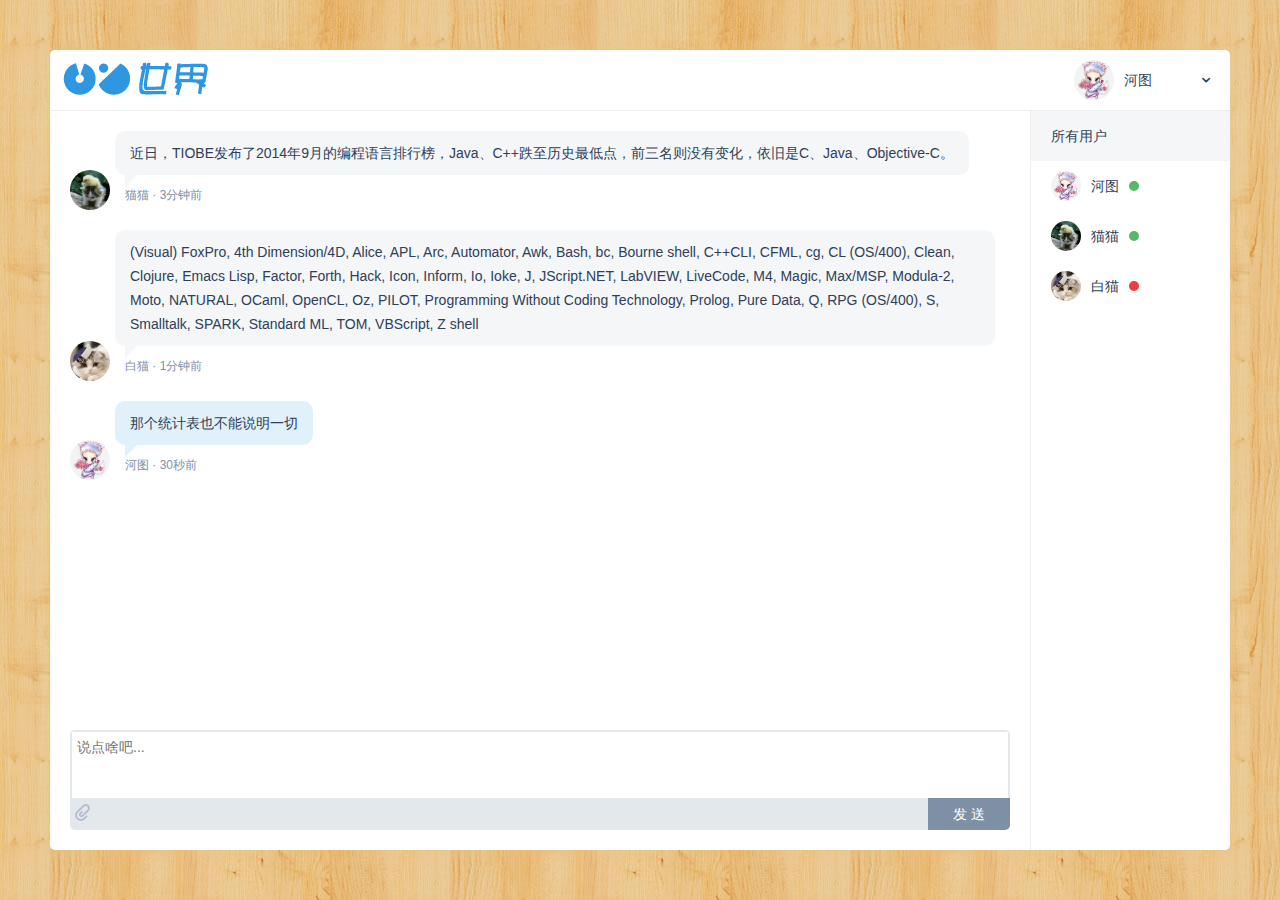
<file: static/websocket/index.html>
<!DOCTYPE html>
<html>
<head>
<meta charset="utf-8">
<title>聊天室__</title>
<link rel="shortcut icon" href="favicon.png">
<link rel="icon" href="favicon.png" type="image/x-icon">
<link type="text/css" rel="stylesheet" href="css/style.css">
<script src="js/moment.min.js"></script>
<script type="text/javascript" src="js/socket.io/socket.io.js"></script>
<script type="text/javascript" src="js/jquery.min.js"></script>
<script type="text/javascript" src="http://cdn.staticfile.org/webuploader/0.1.0/webuploader.js"></script>
</head>

<body>
<div class="chatbox">
  <div class="chat_top fn-clear">
    <div class="logo"><img src="images/logo.png" width="190" height="60"  alt=""/></div>
    <div class="uinfo fn-clear">
      <div class="uface"><img src="images/hetu.jpg" width="40" height="40"  alt=""/></div>
      <div class="uname">
        河图<i class="fontico down"></i>
        <ul class="managerbox">
          <li><a href="#"><i class="fontico lock"></i>修改密码</a></li>
          <li><a href="#"><i class="fontico logout"></i>退出登录</a></li>
        </ul>
      </div>
    </div>
  </div>
  <div class="chat_message fn-clear">
    <div class="chat_left">
      <div class="message_box" id="message_box">
        <div class="msg_item fn-clear">
          <div class="uface"><img src="images/53f44283a4347.jpg" width="40" height="40"  alt=""/></div>
          <div class="item_right">
            <div class="msg">近日，TIOBE发布了2014年9月的编程语言排行榜，Java、C++跌至历史最低点，前三名则没有变化，依旧是C、Java、Objective-C。</div>
            <div class="name_time">猫猫 · 3分钟前</div>
          </div>
        </div>
        
        <div class="msg_item fn-clear">
          <div class="uface"><img src="images/53f442834079a.jpg" width="40" height="40"  alt=""/></div>
          <div class="item_right">
            <div class="msg">(Visual) FoxPro, 4th Dimension/4D, Alice, APL, Arc, Automator, Awk, Bash, bc, Bourne shell, C++CLI, CFML, cg, CL (OS/400), Clean, Clojure, Emacs Lisp, Factor, Forth, Hack, Icon, Inform, Io, Ioke, J, JScript.NET, LabVIEW, LiveCode, M4, Magic, Max/MSP, Modula-2, Moto, NATURAL, OCaml, OpenCL, Oz, PILOT, Programming Without Coding Technology, Prolog, Pure Data, Q, RPG (OS/400), S, Smalltalk, SPARK, Standard ML, TOM, VBScript, Z shell</div>
            <div class="name_time">白猫 · 1分钟前</div>
          </div>
        </div>
        
        <div class="msg_item fn-clear">
          <div class="uface"><img src="images/hetu.jpg" width="40" height="40"  alt=""/></div>
          <div class="item_right">
            <div class="msg own">那个统计表也不能说明一切</div>
            <div class="name_time">河图 · 30秒前</div>
          </div>
        </div>
      </div>
      <div class="write_box">
        <textarea id="message" name="message" class="write_area" placeholder="说点啥吧..." style="resize:none"></textarea>
        <input type="hidden" name="fromname" id="fromname" value="河图" />
        <input type="hidden" name="to_uid" id="to_uid" value="0">
        <div class="facebox fn-clear">
          <div class="m-menu">
<!-- 	            <a class="smile" href="javascript:;" title="插入表情" onclick=""></a>
 -->	             <label class="upimg" href="javascript:;" title="上传图片" for="imginput"> 
	              <!--   <input id="file-field" type="file" accept="image/*" onchange="">
 -->	                     <div id="file-field"></div>  
	           		 </label>
<!-- 	            <a class="clear" href="javascript:;" title="清空聊天记录" onclick=""></a>
 -->	            <button name="" class="sub_but">发 送</button>
          </div>
        </div>
      </div>
    </div>
    <div class="chat_right">
      <ul class="user_list" title="双击用户私聊">
        <li class="fn-clear selected"><em>所有用户</em></li>
        <li class="fn-clear" data-id="1"><span><img src="images/hetu.jpg" width="30" height="30"  alt=""/></span><em>河图</em><small class="online" title="在线"></small></li>
        <li class="fn-clear" data-id="2"><span><img src="images/53f44283a4347.jpg" width="30" height="30"  alt=""/></span><em>猫猫</em><small class="online" title="在线"></small></li>
        <li class="fn-clear" data-id="3"><span><img src="images/53f442834079a.jpg" width="30" height="30"  alt=""/></span><em>白猫</em><small class="offline" title="离线"></small></li>
      </ul>
    </div>
  </div>
</div>
<script type="text/javascript">

var uploader = WebUploader.create({
    // swf文件路径
    swf: '/js/Uploader.swf',
    // 文件接收服务端。
    server: '',
    // 选择文件的按钮。可选。
    // 内部根据当前运行是创建，可能是input元素，也可能是flash.
    pick: '#file-field',
    // 不压缩image, 默认如果是jpeg，文件上传前会压缩一把再上传！
    resize: true,
    accept: {
        title: 'Images',
        extensions: 'gif,jpg,jpeg,bmp,png',
        mimeTypes: 'image/*'
    }
});
uploader.on( 'fileQueued', function( file ) {
		sendFiles(file.source);
});



//模拟客户端
var clientid="test_client_01";
var targetClientId= 'test_client_02'; 
//
//连接服务器
var socket =  io.connect('http://localhost:9092?clientid='+clientid);

socket.on('connect', function() {
	alert('socketio client connected');
});

//接收服务器消息数据
socket.on('messageEvent', function(data) {
	displayMsg(data);
});
//监听断开连接
socket.on('disconnect', function() {
	alert("The client has disconnected!");
});

$(document).ready(function(e) {
	$('#message_box').scrollTop($("#message_box")[0].scrollHeight + 20);
	$('.uname').hover(
	    function(){
		    $('.managerbox').stop(true, true).slideDown(100);
	    },
		function(){
		    $('.managerbox').stop(true, true).slideUp(100);
		}
	);
	
	var fromname = $('#fromname').val();
	var to_uid   = 0; // 默认为0,表示发送给所有用户
	var to_uname = '';
	$('.user_list > li').dblclick(function(){
		to_uname = $(this).find('em').text();
		to_uid   = $(this).attr('data-id');
		if(to_uname == fromname){
		    alert('您不能和自己聊天!');
			return false;
		}
		if(to_uname == '所有用户'){
		    $("#toname").val('');
			$('#chat_type').text('群聊');
		}else{
		    $("#toname").val(to_uid);
			$('#chat_type').text('您正和 ' + to_uname + ' 聊天');
		}
		$(this).addClass('selected').siblings().removeClass('selected');
	    $('#message').focus().attr("placeholder", "您对"+to_uname+"说：");
	});
	
	$('.sub_but').click(function(event){
	    sendMessage(event, fromname, to_uid, to_uname);
	});
	
	/*按下按钮或键盘按键*/
	$("#message").keydown(function(event){
		var e = window.event || event;
        var k = e.keyCode || e.which || e.charCode;
		//按下ctrl+enter发送消息
		if((event.ctrlKey && (k == 13 || k == 10) )){
			sendMessage(event, fromname, to_uid, to_uname);
		}
	});
	//监听附件按钮
   /*  var fileInput = $('#file-field');
    
    fileInput.bind({
     	 change: function() {
     		sendFiles(this.files);
     	 }
    }); */
});
//发送附件信息
function sendFiles(files) {
	//var msgType="";
    $.each(files, function(i, file) {   
	      var reader = new FileReader();
		// /*  if (file.type.match(/image.*/)) {
			//  msgType="imgs";
	     // }else{
	    	//  msgType="files";
	      //} */
		  var sendData={sourceClientId: clientid, 
	          targetClientId: targetClientId, 
	          msgType: file.type.match(/image.*/)?"imgs":"files", 
	          msgBroadcastType:'0',
	          fileName:file.name,
	          fileSuffix:file.type
	       };
	      reader.onload = function(e) {
				 // socket.emit('recieveImgs', e.target.result);
				  sendData.fileData=e.target.result;
				  socket.emit('chatevent', sendData);
	      };
	      //二进制
	     // reader.readAsBinaryString(file);
	      reader.readAsArrayBuffer(file);
	     // reader.readAsDataURL(file);
	     if (!FileReader.prototype.readAsBinaryString) {
			    FileReader.prototype.readAsBinaryString = function (fileData) {
			       var binary = "";
			       var pt = this;
			       var reader = new FileReader();      
			       reader.onload = function (e) {
			           var bytes = new Uint8Array(reader.result);
			           var length = bytes.byteLength;
			           for (var i = 0; i < length; i++) {
			               binary += String.fromCharCode(bytes[i]);
			           }
			        //pt.result  - readonly so assign binary
			        pt.content = binary;
			        $(pt).trigger('onload');
			    }
			    reader.readAsArrayBuffer(fileData);
		    }
		}
    });
}
//发送文本消息
function sendMessage(event, from_name, to_uid, to_uname){
	 var message = $('#message').val();
     $('#message').val('');
     socket.emit('chatevent',{sourceClientId: clientid, 
          targetClientId: targetClientId, 
          msgType: 'chat', 
          msgBroadcastType:'0',
          msgContent: message}
      ); 
}

//显示消息数据
function displayMsg(data){
	var msg = $("#message").val();
	var currentTime = "<span class='time'>" +  moment().format('HH:mm:ss') + "</span>";
	var htmlData= '<div class="msg_item fn-clear">'
        + '   <div class="uface"><img src="images/hetu.jpg" width="40" height="40"  alt=""/></div>'
	       + '   <div class="item_right">';
	if(data.msgType=="chat"){
		       htmlData+= '     <div class="msg own">' + data.msgContent + '</div>'
		       + '     <div class="name_time">  '+currentTime+ '</div>'
		       + '   </div>'
		       + '</div>';
	}else{
		var arrayBuffer = new Uint8Array(data.fileData).buffer;
        var blob        = new Blob([arrayBuffer],{type:data.fileSuffix});
  		var objecturl=window.URL.createObjectURL(blob);
		if(data.msgType=="imgs"){
			       htmlData+=  '     <div class="msg own"><img src="' + objecturl + '" width="80%" height="80%" /></div>'
			       + '     <div class="name_time">  '+currentTime+ '</div>'
			       + '   </div>'
			       + '</div>';
		}else{
	 		 htmlData+=  '     <div class="msg own"><a  href="' + objecturl + '"  >'+data.fileName+'</a></div>'
	 		       + '     <div class="name_time">  '+currentTime+ '</div>'
	 		       + '   </div>'
	 		       + '</div>';
		}
	}

	$("#message_box").append(htmlData);
  	$('#message_box').scrollTop($("#message_box")[0].scrollHeight + 20);
  	$("#message").val(''); 	
}
function dataURLtoBlob(dataurl) {
	  var arr = dataurl.split(','), mime = arr[0].match(/:(.*?);/)[1],
	    bstr = atob(arr[1]), n = bstr.length, u8arr = new Uint8Array(n);
	  while(n--){
	    u8arr[n] = bstr.charCodeAt(n);
	  }
	  return new Blob([u8arr], {type:mime});
}
</script>
</body>
</html>
</file>
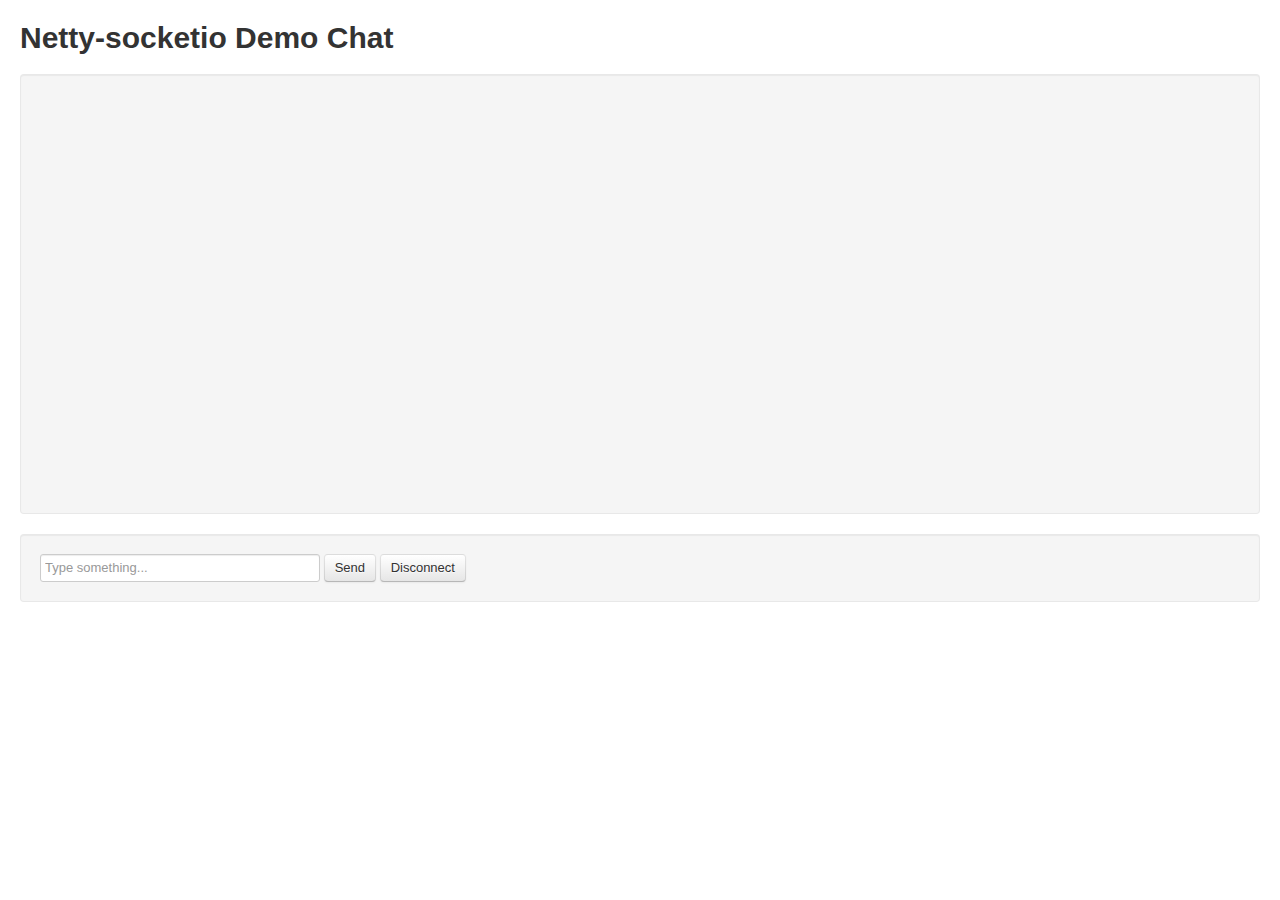
<file: static/websocket/test/index.html>
<!DOCTYPE html>
<html>
<head>

        <meta charset="utf-8" />

        <title>Demo Chat</title>

        <link href="bootstrap.css" rel="stylesheet">

	<style>
		body {
			padding:20px;
		}
		#console {
			height: 400px;
			overflow: auto;
		}
		.username-msg {color:orange;}
		.connect-msg {color:green;}
		.disconnect-msg {color:red;}
		.send-msg {color:#888}
	</style>


	<script src="js/socket.io/socket.io.js"></script>
        <script src="js/moment.min.js"></script>
        <script src="http://code.jquery.com/jquery-1.10.1.min.js"></script>

	<script>

                var userName = 'user' + Math.floor((Math.random()*1000)+1);

		var socket =  io.connect('http://localhost:9092');

		socket.on('connect', function() {
			output('<span class="connect-msg">Client has connected to the server!</span>');
		});

		socket.on('chatevent', function(data) {
			output('<span class="username-msg">' + data.userName + ':</span> ' + data.message);
		});

		socket.on('disconnect', function() {
			output('<span class="disconnect-msg">The client has disconnected!</span>');
		});

                function sendDisconnect() {
                        socket.disconnect();
                }

		function sendMessage() {
                        var message = $('#msg').val();
                        $('#msg').val('');

                        var jsonObject = {userName: userName,
                                          message: message};
                        socket.emit('chatevent', jsonObject);
		}

		function output(message) {
                        var currentTime = "<span class='time'>" +  moment().format('HH:mm:ss.SSS') + "</span>";
                        var element = $("<div>" + currentTime + " " + message + "</div>");
			$('#console').prepend(element);
		}

        $(document).keydown(function(e){
            if(e.keyCode == 13) {
                $('#send').click();
            }
        });
	</script>
</head>

<body>

	<h1>Netty-socketio Demo Chat</h1>

	<br/>

	<div id="console" class="well">
	</div>

        <form class="well form-inline" onsubmit="return false;">
           <input id="msg" class="input-xlarge" type="text" placeholder="Type something..."/>
           <button type="button" onClick="sendMessage()" class="btn" id="send">Send</button>
           <button type="button" onClick="sendDisconnect()" class="btn">Disconnect</button>
        </form>



</body>

</html>
</file>
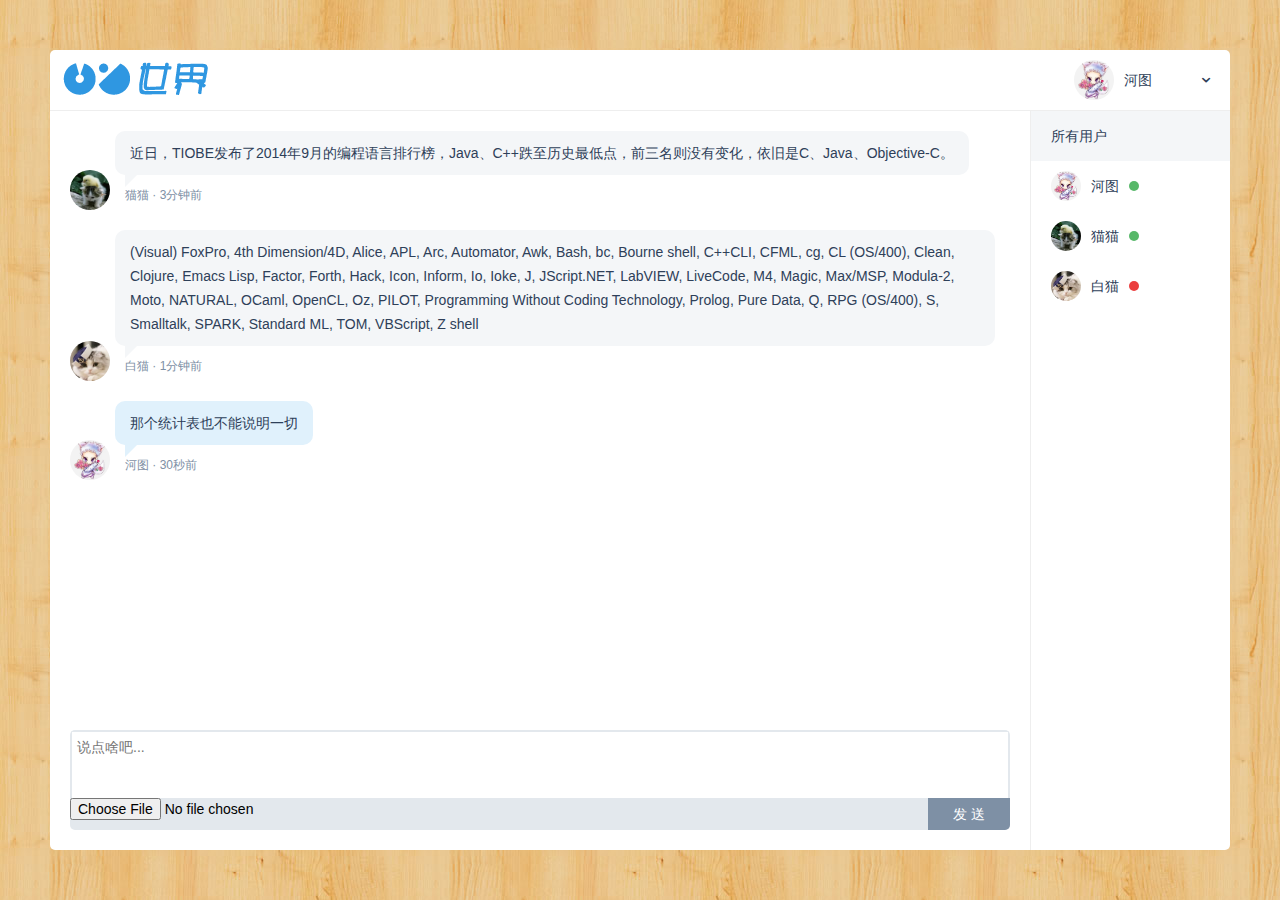
<file: static/websocket/index2.html>
<!doctype html>
<html>
<head>
<meta charset="utf-8">
<title>聊天室__</title>
<link rel="shortcut icon" href="favicon.png">
<link rel="icon" href="favicon.png" type="image/x-icon">
<link type="text/css" rel="stylesheet" href="css/style.css">
<script src="js/moment.min.js"></script>
<script type="text/javascript" src="js/socket.io/socket.io.js"></script>
<script type="text/javascript" src="js/jquery.min.js"></script>
</head>

<body>
<div class="chatbox">
  <div class="chat_top fn-clear">
    <div class="logo"><img src="images/logo.png" width="190" height="60"  alt=""/></div>
    <div class="uinfo fn-clear">
      <div class="uface"><img src="images/hetu.jpg" width="40" height="40"  alt=""/></div>
      <div class="uname">
        河图<i class="fontico down"></i>
        <ul class="managerbox">
          <li><a href="#"><i class="fontico lock"></i>修改密码</a></li>
          <li><a href="#"><i class="fontico logout"></i>退出登录</a></li>
        </ul>
      </div>
    </div>
  </div>
  <div class="chat_message fn-clear">
    <div class="chat_left">
      <div class="message_box" id="message_box">
        <div class="msg_item fn-clear">
          <div class="uface"><img src="images/53f44283a4347.jpg" width="40" height="40"  alt=""/></div>
          <div class="item_right">
            <div class="msg">近日，TIOBE发布了2014年9月的编程语言排行榜，Java、C++跌至历史最低点，前三名则没有变化，依旧是C、Java、Objective-C。</div>
            <div class="name_time">猫猫 · 3分钟前</div>
          </div>
        </div>
        
        <div class="msg_item fn-clear">
          <div class="uface"><img src="images/53f442834079a.jpg" width="40" height="40"  alt=""/></div>
          <div class="item_right">
            <div class="msg">(Visual) FoxPro, 4th Dimension/4D, Alice, APL, Arc, Automator, Awk, Bash, bc, Bourne shell, C++CLI, CFML, cg, CL (OS/400), Clean, Clojure, Emacs Lisp, Factor, Forth, Hack, Icon, Inform, Io, Ioke, J, JScript.NET, LabVIEW, LiveCode, M4, Magic, Max/MSP, Modula-2, Moto, NATURAL, OCaml, OpenCL, Oz, PILOT, Programming Without Coding Technology, Prolog, Pure Data, Q, RPG (OS/400), S, Smalltalk, SPARK, Standard ML, TOM, VBScript, Z shell</div>
            <div class="name_time">白猫 · 1分钟前</div>
          </div>
        </div>
        
        <div class="msg_item fn-clear">
          <div class="uface"><img src="images/hetu.jpg" width="40" height="40"  alt=""/></div>
          <div class="item_right">
            <div class="msg own">那个统计表也不能说明一切</div>
            <div class="name_time">河图 · 30秒前</div>
          </div>
        </div>
      </div>
      <div class="write_box">
        <textarea id="message" name="message" class="write_area" placeholder="说点啥吧..." style="resize:none"></textarea>
        <input type="hidden" name="fromname" id="fromname" value="河图" />
        <input type="hidden" name="to_uid" id="to_uid" value="0">
        <div class="facebox fn-clear">
          <div class="m-menu">
<!-- 	            <a class="smile" href="javascript:;" title="插入表情" onclick=""></a>
 -->	           <!--  <label class="upimg" href="javascript:;" title="上传图片" for="imginput"> -->
	                <input id=file-field type="file" accept="image/*" onchange="">
	            </label>
<!-- 	            <a class="clear" href="javascript:;" title="清空聊天记录" onclick=""></a>
 -->	            <button name="" class="sub_but">发 送</button>
          </div>
        </div>
      </div>
    </div>
    <div class="chat_right">
      <ul class="user_list" title="双击用户私聊">
        <li class="fn-clear selected"><em>所有用户</em></li>
        <li class="fn-clear" data-id="1"><span><img src="images/hetu.jpg" width="30" height="30"  alt=""/></span><em>河图</em><small class="online" title="在线"></small></li>
        <li class="fn-clear" data-id="2"><span><img src="images/53f44283a4347.jpg" width="30" height="30"  alt=""/></span><em>猫猫</em><small class="online" title="在线"></small></li>
        <li class="fn-clear" data-id="3"><span><img src="images/53f442834079a.jpg" width="30" height="30"  alt=""/></span><em>白猫</em><small class="offline" title="离线"></small></li>
      </ul>
    </div>
  </div>
</div>
<script type="text/javascript">
//模拟客户端
var clientid="test_client_02";
var targetClientId= 'test_client_01'; 

//连接服务器
var socket =  io.connect('http://172.32.2.150:9092?clientid='+clientid);

socket.on('connect', function() {
	alert('socketio client connected');
});

//接收服务器消息数据
socket.on('messageEvent', function(data) {
	displayMsg(data);
});
//监听断开连接
socket.on('disconnect', function() {
	alert("The client has disconnected!");
});

$(document).ready(function(e) {
	$('#message_box').scrollTop($("#message_box")[0].scrollHeight + 20);
	$('.uname').hover(
	    function(){
		    $('.managerbox').stop(true, true).slideDown(100);
	    },
		function(){
		    $('.managerbox').stop(true, true).slideUp(100);
		}
	);
	
	var fromname = $('#fromname').val();
	var to_uid   = 0; // 默认为0,表示发送给所有用户
	var to_uname = '';
	$('.user_list > li').dblclick(function(){
		to_uname = $(this).find('em').text();
		to_uid   = $(this).attr('data-id');
		if(to_uname == fromname){
		    alert('您不能和自己聊天!');
			return false;
		}
		if(to_uname == '所有用户'){
		    $("#toname").val('');
			$('#chat_type').text('群聊');
		}else{
		    $("#toname").val(to_uid);
			$('#chat_type').text('您正和 ' + to_uname + ' 聊天');
		}
		$(this).addClass('selected').siblings().removeClass('selected');
	    $('#message').focus().attr("placeholder", "您对"+to_uname+"说：");
	});
	
	$('.sub_but').click(function(event){
	    sendMessage(event, fromname, to_uid, to_uname);
	});
	
	/*按下按钮或键盘按键*/
	$("#message").keydown(function(event){
		var e = window.event || event;
        var k = e.keyCode || e.which || e.charCode;
		//按下ctrl+enter发送消息
		if((event.ctrlKey && (k == 13 || k == 10) )){
			sendMessage(event, fromname, to_uid, to_uname);
		}
	});
	//监听附件按钮
    var fileInput = $('#file-field');
    
    fileInput.bind({
     	 change: function() {
     		sendFiles(this.files);
     	 }
    });
});
//发送附件信息
function sendFiles(files) {
	//var msgType="";
    $.each(files, function(i, file) {   
	      var reader = new FileReader();
		 ///*  if (file.type.match(/image.*/)) {
			//  msgType="imgs";
	     // }else{
	    	//  msgType="files";
	      //} */
		  var sendData={sourceClientId: clientid, 
	          targetClientId: targetClientId, 
	          msgType: file.type.match(/image.*/)?"imgs":"files", 
	          msgBroadcastType:'0',
	          fileName:file.name,
	          fileSuffix:file.type
	       };
	      reader.onload = function(e) {
				 // socket.emit('recieveImgs', e.target.result);
				  sendData.fileData=e.target.result;
				  socket.emit('chatevent', sendData);
	      };
	      //二进制
	     // reader.readAsBinaryString(file);
	      reader.readAsArrayBuffer(file);
	     // reader.readAsDataURL(file);
	     if (!FileReader.prototype.readAsBinaryString) {
			    FileReader.prototype.readAsBinaryString = function (fileData) {
			       var binary = "";
			       var pt = this;
			       var reader = new FileReader();      
			       reader.onload = function (e) {
			           var bytes = new Uint8Array(reader.result);
			           var length = bytes.byteLength;
			           for (var i = 0; i < length; i++) {
			               binary += String.fromCharCode(bytes[i]);
			           }
			        //pt.result  - readonly so assign binary
			        pt.content = binary;
			        $(pt).trigger('onload');
			    }
			    reader.readAsArrayBuffer(fileData);
		    }
		}
    });
}
//发送文本消息
function sendMessage(event, from_name, to_uid, to_uname){
	 var message = $('#message').val();
     $('#message').val('');
     socket.emit('chatevent',{sourceClientId: clientid, 
          targetClientId: targetClientId, 
          msgType: 'chat', 
          msgBroadcastType:'0',
          msgContent: message}
      ); 
}

//显示消息数据
function displayMsg(data){
	var msg = $("#message").val();
	var currentTime = "<span class='time'>" +  moment().format('HH:mm:ss') + "</span>";
	var htmlData= '<div class="msg_item fn-clear">'
        + '   <div class="uface"><img src="images/hetu.jpg" width="40" height="40"  alt=""/></div>'
	       + '   <div class="item_right">';
	if(data.msgType=="chat"){
		       htmlData+= '     <div class="msg own">' + data.msgContent + '</div>'
		       + '     <div class="name_time">  '+currentTime+ '</div>'
		       + '   </div>'
		       + '</div>';
	}else{
		var arrayBuffer = new Uint8Array(data.fileData).buffer;
        var blob        = new Blob([arrayBuffer],{type:data.fileSuffix});
  		var objecturl=window.URL.createObjectURL(blob);
		if(data.msgType=="imgs"){
			       htmlData+=  '     <div class="msg own"><img src="' + objecturl + '" width="80%" height="80%" /></div>'
			       + '     <div class="name_time">  '+currentTime+ '</div>'
			       + '   </div>'
			       + '</div>';
		}else{
	 		 htmlData+=  '     <div class="msg own"><a  href="' + objecturl + '"  >'+data.fileName+'</a></div>'
	 		       + '     <div class="name_time">  '+currentTime+ '</div>'
	 		       + '   </div>'
	 		       + '</div>';
		}
	}

	$("#message_box").append(htmlData);
  	$('#message_box').scrollTop($("#message_box")[0].scrollHeight + 20);
  	$("#message").val(''); 	
}
function dataURLtoBlob(dataurl) {
	  var arr = dataurl.split(','), mime = arr[0].match(/:(.*?);/)[1],
	    bstr = atob(arr[1]), n = bstr.length, u8arr = new Uint8Array(n);
	  while(n--){
	    u8arr[n] = bstr.charCodeAt(n);
	  }
	  return new Blob([u8arr], {type:mime});
}
</script>
</body>
</html>
</file>
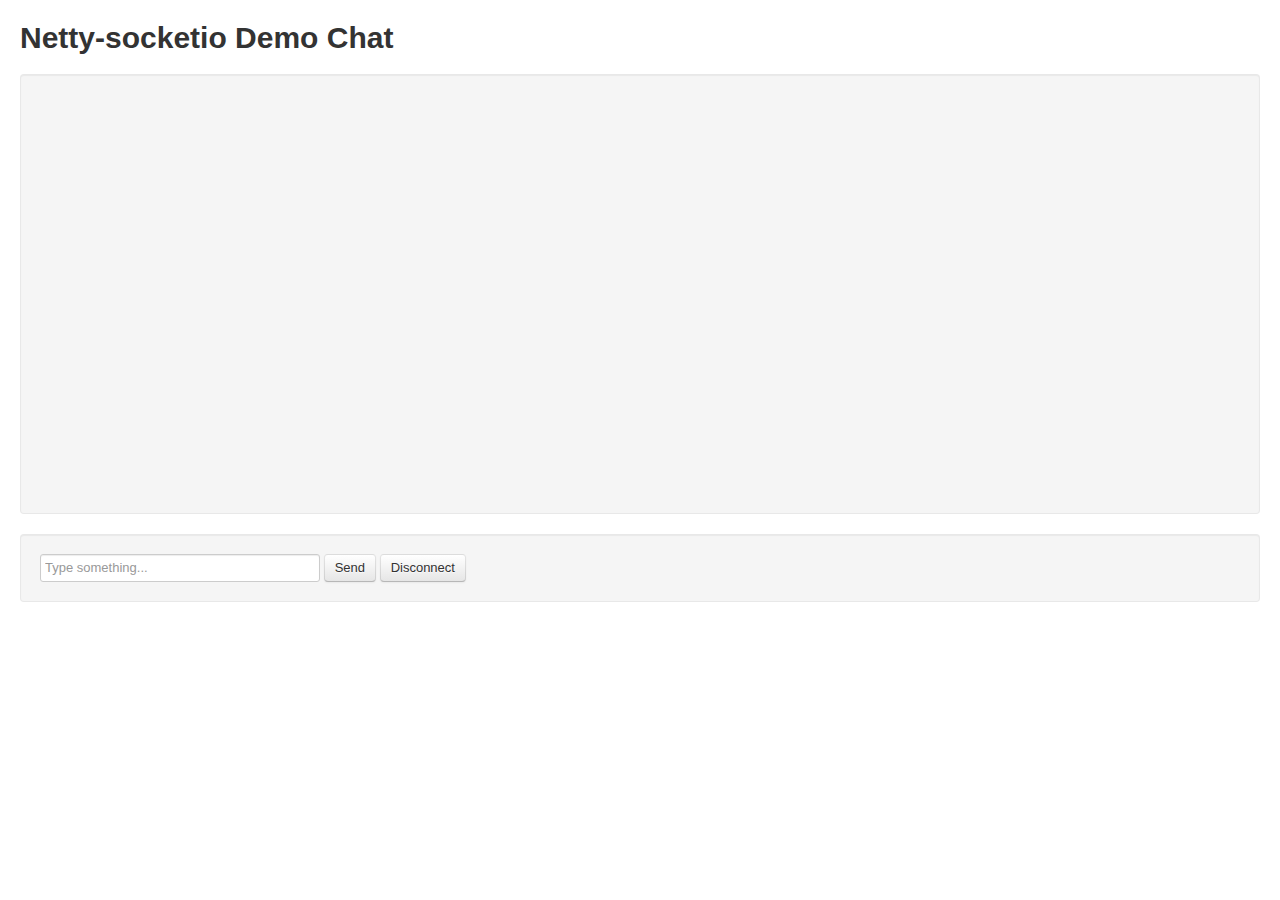
<file: static/websocket/test/ack-index.html>
<!DOCTYPE html>
<html>
<head>

        <meta charset="utf-8" />

        <title>Demo Chat</title>

        <link href="bootstrap.css" rel="stylesheet">

	<style>
		body {
			padding:20px;
		}
		#console {
			height: 400px;
			overflow: auto;
		}
		.username-msg {color:orange;}
		.connect-msg {color:green;}
		.disconnect-msg {color:red;}
		.send-msg {color:#888}
	</style>


	<script src="js/socket.io/socket.io.js"></script>
        <script src="js/moment.min.js"></script>
        <script src="js/jquery-1.7.2.min.js"></script>

	<script>

                var userName = 'user' + Math.floor((Math.random()*1000)+1);

		var socket =  io.connect('http://localhost:9092');

		socket.on('connect', function() {
			output('<span class="connect-msg">Client has connected to the server!</span>');
		});

		socket.on('message', function(data, ackServerCallback) {
			output('<span class="username-msg">' + data.userName + ':</span> ' + data.message);
			if (ackServerCallback) {
                                // send ack data to server
                        	ackServerCallback('server message was delivered to client!');
                        }
		});

		socket.on('disconnect', function() {
			output('<span class="disconnect-msg">The client has disconnected!</span>');
		});

		socket.on('ackevent2', function(data, ackServerCallback, arg1) {
			output('<span class="username-msg">' + data.userName + ':</span> ' + data.message);
                        if (ackServerCallback) {
                           ackServerCallback('server message was delivered to client!');
                        }
		});

		socket.on('ackevent3', function(data, ackServerCallback) {
			output('<span class="username-msg">' + data.userName + ':</span> ' + data.message);
                        if (ackServerCallback) {
                           ackServerCallback();
                        }
		});

                function sendDisconnect() {
                        socket.disconnect();
                }

		function sendMessage() {
                        var message = $('#msg').val();
                        $('#msg').val('');

                        var jsonObject = {'@class': 'com.corundumstudio.socketio.demo.ChatObject',
                                          userName: userName,
                                          message: message};

                        socket.emit('ackevent1', jsonObject, function(arg1, arg2) {
                            alert("ack from server! arg1: " + arg1 + ", arg2: " + arg2);
                        });
		}

		function output(message) {
                        var currentTime = "<span class='time'>" +  moment().format('HH:mm:ss.SSS') + "</span>";
                        var element = $("<div>" + currentTime + " " + message + "</div>");
			$('#console').prepend(element);
		}

        $(document).keydown(function(e){
            if(e.keyCode == 13) {
                $('#send').click();
            }
        });

	</script>
</head>

<body>

	<h1>Netty-socketio Demo Chat</h1>

	<br/>

	<div id="console" class="well">
	</div>

        <form class="well form-inline" onsubmit="return false;">
           <input id="msg" class="input-xlarge" type="text" placeholder="Type something..."/>
           <button type="button" onClick="sendMessage()" class="btn" id="send">Send</button>
           <button type="button" onClick="sendDisconnect()" class="btn">Disconnect</button>
        </form>



</body>

</html>
</file>
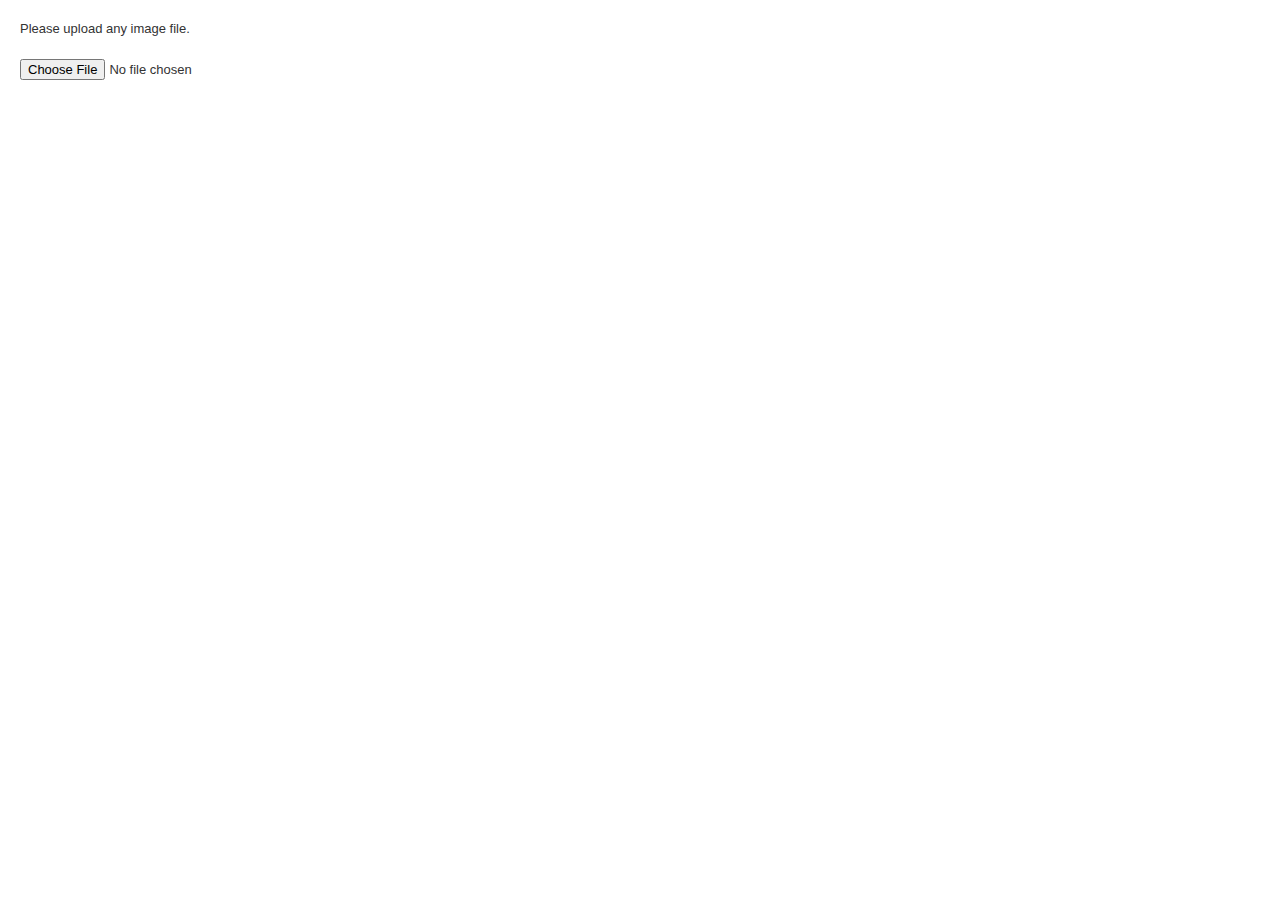
<file: static/websocket/test/binary-event-index.html>
<!DOCTYPE html>
<html>
<head>
        
        <meta charset="utf-8" />

        <title>Demo Chat</title>

        <link href="bootstrap.css" rel="stylesheet">

	<style>
		body { 
			padding:20px;
		}
		#console { 
			height: 400px; 
			overflow: auto; 
		}
		.username-msg {color:orange;}
		.connect-msg {color:green;}
		.disconnect-msg {color:red;}
		.send-msg {color:#888}
	</style>


	<script src="js/socket.io/socket.io.js"></script>
        <script src="js/moment.min.js"></script>
        <script src="http://code.jquery.com/jquery-1.10.1.min.js"></script>
	
	<script>

		var socket =  io.connect('http://172.32.1.92:9092');

		socket.on('connect', function() {
			alert('socketio client connected');
		});
		
		socket.on('msg', function(file) {

                      var arrayBuffer = new Uint8Array(file).buffer;
                      var blob        = new Blob([arrayBuffer]);

                      var imgList = $('ul#img-list');

                      var li = $('<li/>').appendTo(imgList);
                      $('<div/>').text(file.name).appendTo(li);
                      var img = $('<img/>').appendTo(li);

                      var reader = new FileReader();
                      reader.onload = (function(aImg) {
                        return function(e) {
                          aImg.attr('src', e.target.result);
                          aImg.attr('width', 150);
                        };
                      })(img);
                      
                      reader.readAsDataURL(blob);
		});
		
                $(document).ready(function() {

                    var fileInput = $('#file-field');
                    
                    fileInput.bind({
                      change: function() {
                        displayFiles(this.files);
                      }
                    });

                    function displayFiles(files) {
                        $.each(files, function(i, file) {      
                          if (!file.type.match(/image.*/)) {
                           // return true;
                          }           

                          var reader = new FileReader();
                          reader.onload = function(e) {
                              socket.emit('msg', e.target.result);
                          };
                          
                          reader.readAsArrayBuffer(file);
                        });
                    }

                });		
	</script>
</head>

<body>
	
        Please upload any image file.
        <br/>
        <br/>

        <div>
         <input type="file" name="file" id="file-field" />
        </div>    

<div id="img-container">
 <ul id="img-list"></ul>
</div>
	
</body>

</html>
</file>
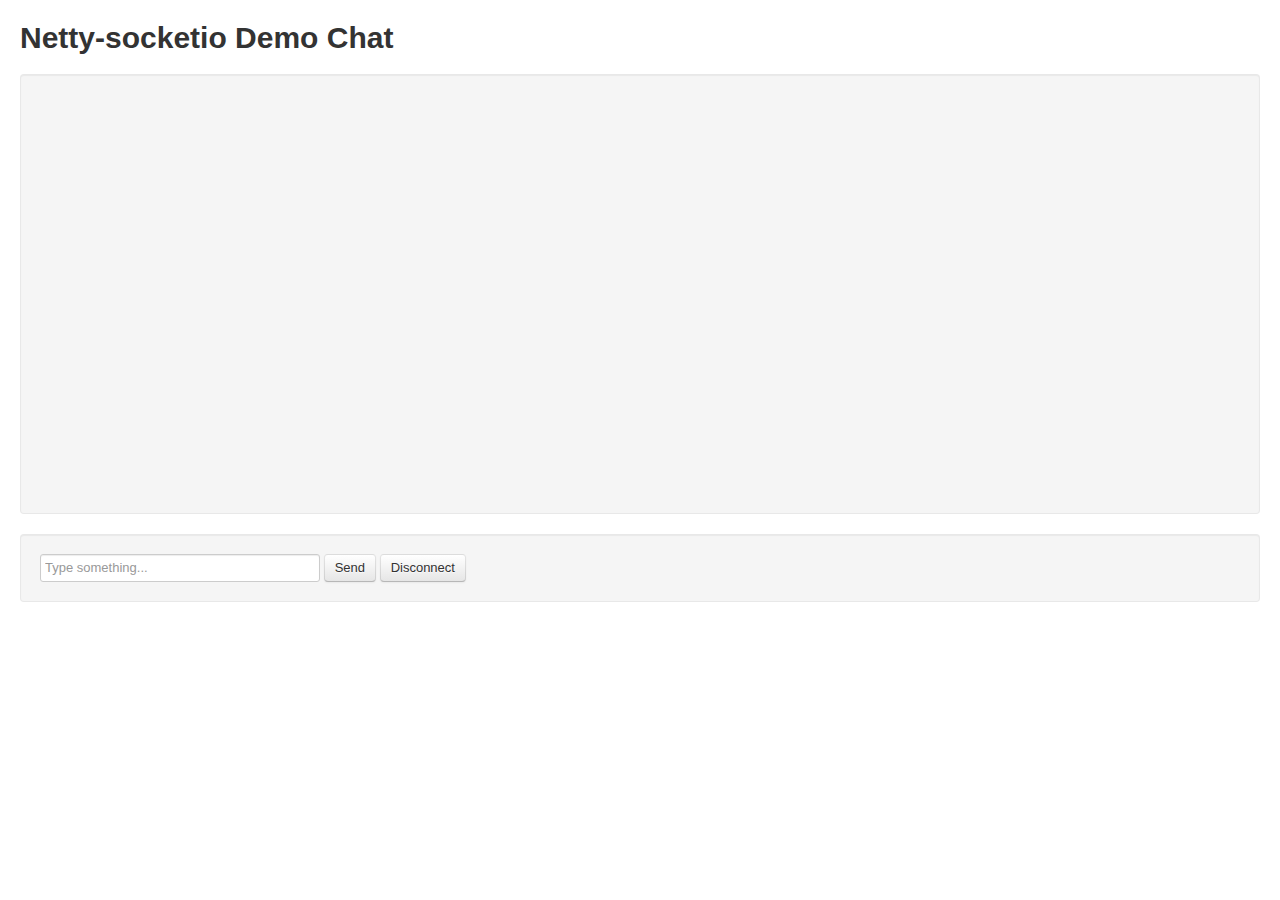
<file: static/websocket/test/event-index.html>
<!DOCTYPE html>
<html>
<head>

        <meta charset="utf-8" />

        <title>Demo Chat</title>

        <link href="bootstrap.css" rel="stylesheet">

	<style>
		body {
			padding:20px;
		}
		#console {
			height: 400px;
			overflow: auto;
		}
		.username-msg {color:orange;}
		.connect-msg {color:green;}
		.disconnect-msg {color:red;}
		.send-msg {color:#888}
	</style>


	<script src="js/socket.io/socket.io.js"></script>
        <script src="js/moment.min.js"></script>
        <script src="http://code.jquery.com/jquery-1.10.1.min.js"></script>

	<script>

                var userName = 'user' + Math.floor((Math.random()*1000)+1);

		var socket =  io.connect('http://localhost:9092');

		socket.on('connect', function() {
			output('<span class="connect-msg">Client has connected to the server!</span>');
		});

		socket.on('chatevent', function(data) {
			output('<span class="username-msg">' + data.userName + ':</span> ' + data.message);
		});

		socket.on('disconnect', function() {
			output('<span class="disconnect-msg">The client has disconnected!</span>');
		});

                function sendDisconnect() {
                        socket.disconnect();
                }

		function sendMessage() {
                        var message = $('#msg').val();
                        $('#msg').val('');
                        socket.emit('chatevent', {userName: userName, message: message});
		}

		function output(message) {
                        var currentTime = "<span class='time'>" +  moment().format('HH:mm:ss.SSS') + "</span>";
                        var element = $("<div>" + currentTime + " " + message + "</div>");
			$('#console').prepend(element);
		}

        $(document).keydown(function(e){
            if(e.keyCode == 13) {
                $('#send').click();
            }
        });
	</script>
</head>

<body>

	<h1>Netty-socketio Demo Chat</h1>

	<br/>

	<div id="console" class="well">
	</div>

        <form class="well form-inline" onsubmit="return false;">
           <input id="msg" class="input-xlarge" type="text" placeholder="Type something..."/>
           <button type="button" onClick="sendMessage()" class="btn" id="send">Send</button>
           <button type="button" onClick="sendDisconnect()" class="btn">Disconnect</button>
        </form>



</body>

</html>
</file>
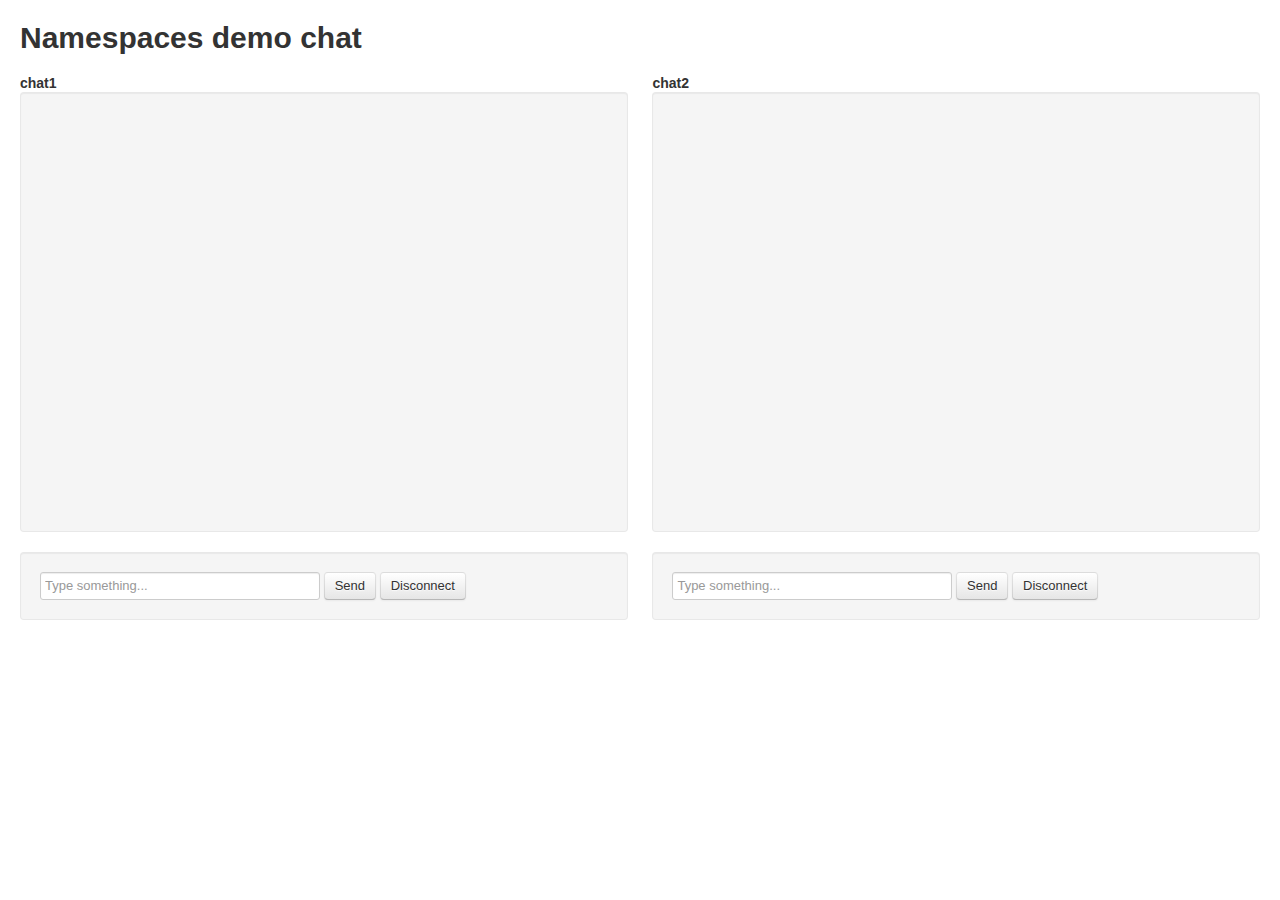
<file: static/websocket/test/namespace-index.html>
<!DOCTYPE html>
<html>
<head>

        <title>Demo Chat</title>

        <link href="bootstrap.css" rel="stylesheet">

	<style>
		body {
			padding:20px;
		}
		.console {
			height: 400px;
			overflow: auto;
		}
		.username-msg {color:orange;}
		.connect-msg {color:green;}
		.disconnect-msg {color:red;}
		.send-msg {color:#888}
	</style>


	<script src="js/socket.io/socket.io.js"></script>
        <script src="js/moment.min.js"></script>
        <script src="http://code.jquery.com/jquery-1.10.1.min.js"></script>

	<script>

                var userName1 = 'user1_' + Math.floor((Math.random()*1000)+1);
                var userName2 = 'user2_' + Math.floor((Math.random()*1000)+1);

		var chat1Socket =  io.connect('http://localhost:9092/chat1');
		var chat2Socket =  io.connect('http://localhost:9092/chat2');

                function connectHandler(parentId) {
			return function() {
                            output('<span class="connect-msg">Client has connected to the server!</span>', parentId);
                        }
                }

                function messageHandler(parentId) {
                        return function(data) {
			     output('<span class="username-msg">' + data.userName + ':</span> ' + data.message, parentId);
		        }
                }

                function disconnectHandler(parentId) {
                        return function() {
			     output('<span class="disconnect-msg">The client has disconnected!</span>', parentId);
                        }
                }

		function sendMessageHandler(parentId, userName, chatSocket) {
                        var message = $(parentId + ' .msg').val();
                        $(parentId + ' .msg').val('');

                        var jsonObject = {'@class': 'com.corundumstudio.socketio.demo.ChatObject',
                                          userName: userName,
                                          message: message};
                        chatSocket.json.send(jsonObject);
		}


		chat1Socket.on('connect', connectHandler('#chat1'));
                chat2Socket.on('connect', connectHandler('#chat2'));

		chat1Socket.on('message', messageHandler('#chat1'));
                chat2Socket.on('message', messageHandler('#chat2'));

		chat1Socket.on('disconnect', disconnectHandler('#chat1'));
                chat2Socket.on('disconnect', disconnectHandler('#chat2'));

                function sendDisconnect1() {
                        chat1Socket.disconnect();
                }

                function sendDisconnect2() {
                        chat2Socket.disconnect();
                }

		function sendMessage1() {
                        sendMessageHandler('#chat1', userName1, chat1Socket);
		}

		function sendMessage2() {
                        sendMessageHandler('#chat2', userName2, chat2Socket);
		}


		function output(message, parentId) {
                        var currentTime = "<span class='time'>" +  moment().format('HH:mm:ss.SSS') + "</span>";
                        var element = $("<div>" + currentTime + " " + message + "</div>");
			$(parentId + ' .console').prepend(element);
		}

        $(document).keydown(function(e){
            if(e.keyCode == 13) {
                $('#send').click();
            }
        });
	</script>
</head>

<body>

	<h1>Namespaces demo chat</h1>

	<br/>

        <div id="chat1" style="width: 49%; float: left;">
            <h4>chat1</h4>
            <div class="console well">
            </div>

            <form class="well form-inline" onsubmit="return false;">
               <input class="msg input-xlarge" type="text" placeholder="Type something..."/>
               <button type="button" onClick="sendMessage1()" class="btn" id="send">Send</button>
               <button type="button" onClick="sendDisconnect1()" class="btn">Disconnect</button>
            </form>
        </div>

        <div id="chat2" style="width: 49%; float: right;" >
            <h4>chat2</h4>
            <div class="console well">
            </div>

            <form class="well form-inline" onsubmit="return false;">
               <input class="msg input-xlarge" type="text" placeholder="Type something..."/>
               <button type="button" onClick="sendMessage2()" class="btn" id="send">Send</button>
               <button type="button" onClick="sendDisconnect2()" class="btn">Disconnect</button>
            </form>
        </div>



</body>

</html>
</file>
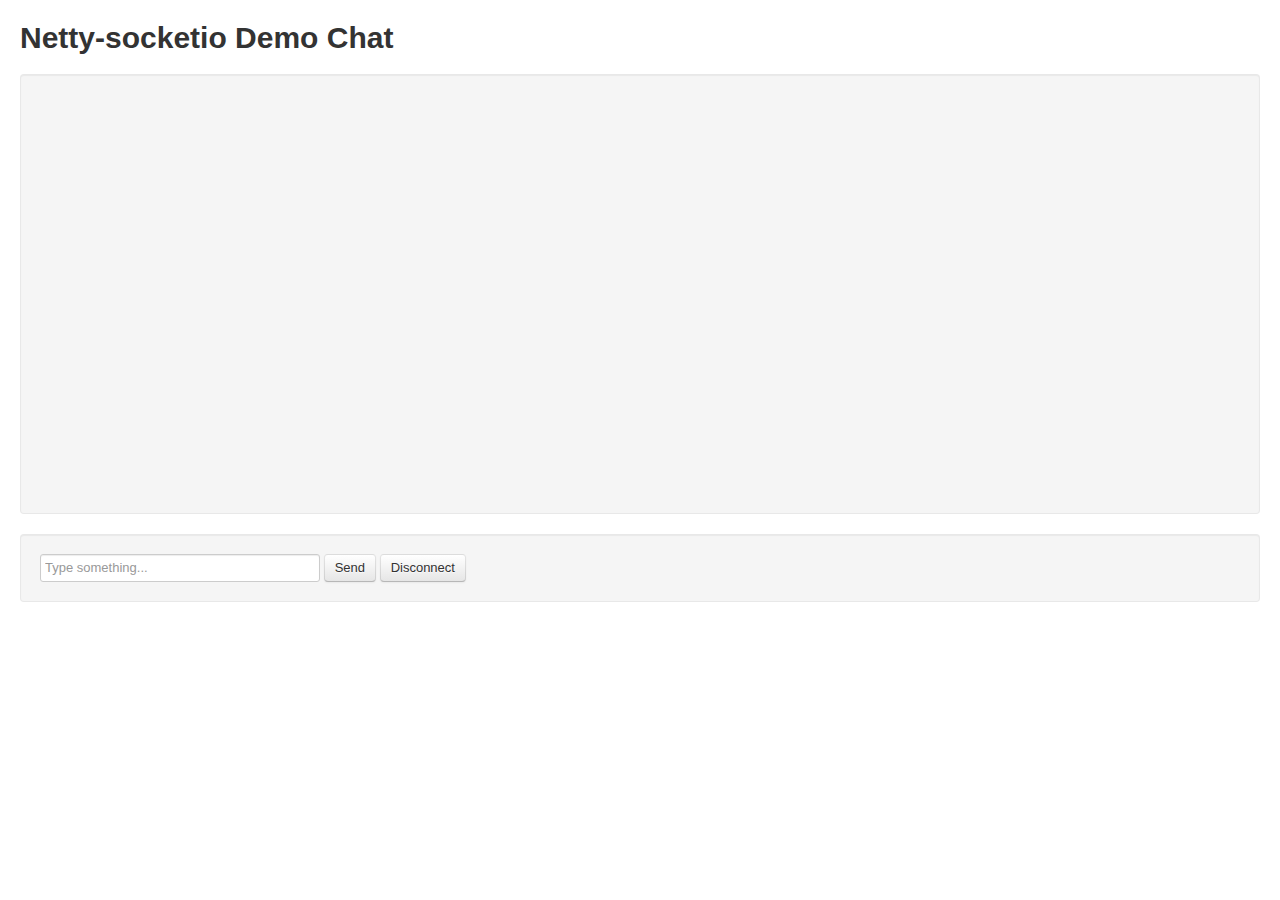
<file: static/websocket/test/ssl-event-index.html>
<!DOCTYPE html>
<html>
<head>

        <title>Demo Chat</title>

        <link href="bootstrap.css" rel="stylesheet">

	<style>
		body {
			padding:20px;
		}
		#console {
			height: 400px;
			overflow: auto;
		}
		.username-msg {color:orange;}
		.connect-msg {color:green;}
		.disconnect-msg {color:red;}
		.send-msg {color:#888}
	</style>


	<script src="js/socket.io/socket.io.js"></script>
        <script src="js/moment.min.js"></script>
        <script src="http://code.jquery.com/jquery-1.10.1.min.js"></script>

	<script>

                var userName = 'user' + Math.floor((Math.random()*1000)+1);

		var socket =  io.connect('https://localhost:10443');

		socket.on('connect', function() {
			output('<span class="connect-msg">Client has connected to the server!</span>');
		});

		socket.on('chatevent', function(data) {
			output('<span class="username-msg">' + data.userName + ':</span> ' + data.message);
		});

		socket.on('disconnect', function() {
			output('<span class="disconnect-msg">The client has disconnected!</span>');
		});

                function sendDisconnect() {
                        socket.disconnect();
                }

		function sendMessage() {
                        var message = $('#msg').val();
                        $('#msg').val('');
                        socket.emit('chatevent', {userName: userName, message: message});
		}

		function output(message) {
                        var currentTime = "<span class='time'>" +  moment().format('HH:mm:ss.SSS') + "</span>";
                        var element = $("<div>" + currentTime + " " + message + "</div>");
			$('#console').prepend(element);
		}

        $(document).keydown(function(e){
            if(e.keyCode == 13) {
                $('#send').click();
            }
        });

	</script>
</head>

<body>

	<h1>Netty-socketio Demo Chat</h1>

	<br/>

	<div id="console" class="well">
	</div>

        <form class="well form-inline" onsubmit="return false;">
           <input id="msg" class="input-xlarge" type="text" placeholder="Type something..."/>
           <button type="button" onClick="sendMessage()" class="btn" id="send">Send</button>
           <button type="button" onClick="sendDisconnect()" class="btn">Disconnect</button>
        </form>



</body>

</html>
</file>
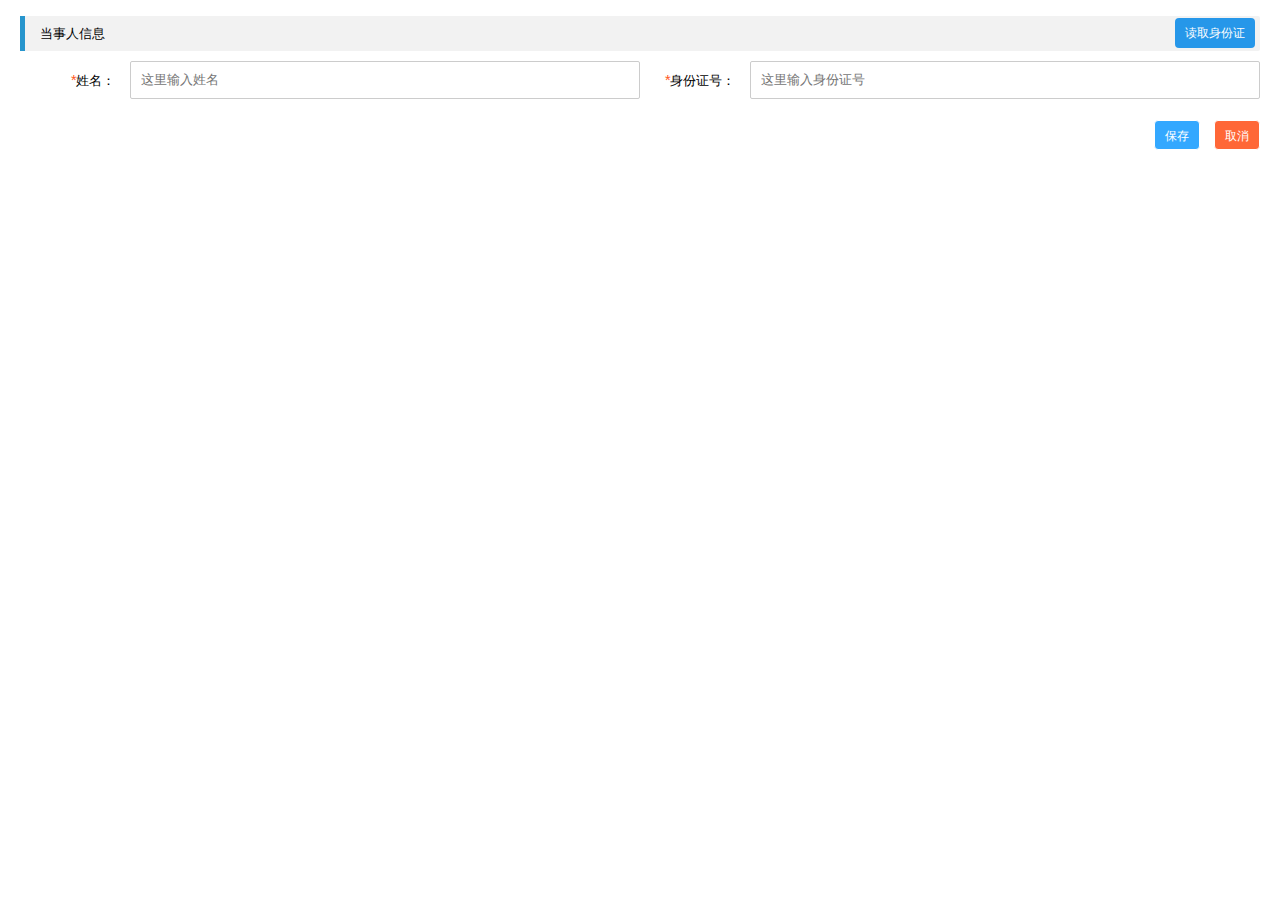
<file: views/jsp/priorityCard/priorityCard_edit.html>
<!DOCTYPE html>
<html lang="zh">
<meta charset="UTF-8">

<meta http-equiv="X-UA-Compatible">
<base href="">
<script>
    function GetQueryString(name)
    {
        var reg = new RegExp("(^|&)"+ name +"=([^&]*)(&|$)");
        var r = window.location.search.substr(1).match(reg);
        if(r!=null)return  unescape(r[2]); return null;
    }
</script>
<head>
<!-- jsp文件头和头部 -->
	<link rel="stylesheet" type="text/css" href="../../../static/source/layui/css/layui.css">
	<link rel="stylesheet" type="text/css" href="../../../static/source/public/css/common.css">
	<link rel="stylesheet" type="text/css" href="../../../static/source/public/plugin/css/treeView.css">
	<link rel="stylesheet" type="text/css" href="../../../static/source/public/plugin/css/sTree.css">
	<link rel="stylesheet" type="text/css" href="../../../static/source/public/css/list.css">
	<link rel="stylesheet" type="text/css" href="../../../static/source/public/css/index.css">
	<link rel="stylesheet" type="text/css" href="../../../static/source/public/css/llw.css">
	<link rel="stylesheet" type="text/css" href="https://at.alicdn.com/t/font_397753_lzjp8zoy5g1wz5mi.css">

    <style>
		.layui-elem-quote{
			position:relative;
		}
		.readCard{
			position:absolute;
			right:5px;
			top:2px
		}


	</style>
</head>
<object classid="clsid:4B3CB088-9A00-4D24-87AA-F65C58531039" id="SynCardOcx1" codeBase="SynCardOcx.CAB#version=1,0,0,1" width="0" height="0" ></object>
<body >



<div class="edit_menu" style="padding-top: 0px;" >

	<form action="../../../priorityCard/add.do" class="layui-form"  name="form1" id="form1" >


		<blockquote class="layui-elem-quote">当事人信息
			<input  class="layui-btn layui-btn-blue layui-btn-small readCard" type="button" value="读取身份证"  id="readCard"/>
		</blockquote>

		<div class="layui-form-item">
			<div class="layui-row">
				<div class="layui-col-xs6 layui-col-sm6 layui-col-md6">
					<label class="layui-form-label"><i class="require">*</i>姓名：</label>
					<div class="layui-input-block">
						<input   name="partyName" maxlength="10" id="partyName" placeholder="这里输入姓名" value="" type="text" placeholder="请输入角姓名"
								class="layui-input">
					</div>
				</div>


				<div class="layui-col-xs6 layui-col-sm6 layui-col-md6">
					<label class="layui-form-label"><i class="require">*</i>身份证号：</label>
					<div class="layui-input-block">
						<input   name="partyIdCard" maxlength="18" id="partyIdCard" placeholder="这里输入身份证号" value="" type="text" placeholder="这里输入身份证号"
								class="layui-input">
					</div>
				</div>
			</div>
		</div>

	</form>

	<div class="btnbox" >
		<button id="sure" class="layui-btn layui-btn-primary layui-btn-small">保存</button>
		<button id="cancel" class="layui-btn layui-btn-primary layui-btn-small">取消</button>
	</div>
</div>


<script type="text/javascript" src="../../../static/source/public/js/jquery-1.8.3.min.js"></script>
<script type="text/javascript" src="../../../static/source/layui/layui.all.js"></script>
<script type="text/javascript" src="../../../static/source/public/js/echarts.min.js"></script>
<script type="text/javascript" src="../../../static/source/public/plugin/js/treeView.js"></script>
<script type="text/javascript" src="../../../static/source/public/plugin/js/sTree.js"></script>
<script type="text/javascript" src="../../../static/source/public/js/llw.js"></script>
<script type="text/javascript" src="../../../static/source/public/js/common.js"></script>

<script type="text/javascript" src="../../../static/js/jquery.form.js"></script>

<script type="text/javascript" src="../../../static/js/jquery.base64.js"></script>
<script type="text/javascript" src="../../../static/source/public/js/socket.io/socket.io.js"></script>
	<!--提示框-->
	<script type="text/javascript">


        //获取当年年龄
        function getAge(card) {
            var cardYear = card.substr(6, 4);
            var cardDay = card.substr(10, 4);
            var date = new Date();
            var year = date.getFullYear();
            var month = date.getMonth() + 1;
            var day = date.getDay();
            if (month < 10) {
                month = "0" + month
            }
            if (day < 10) {
                day = "0" + day
            }
            var day = month + "" + day;
            if (parseInt(cardDay) > parseInt(day)) {
                year = year - 1;
            }
            return year - cardYear
        }

        $(document).ready(function(){

            $("#sure").on("click",function(){
                if ($("#partyName").val() == "") {
                    layer.tips('请输入姓名',  $("#partyName"), {
                        tips: [4, '#D16E6C'],
                        time: 4000
                    });
                    $("#partyName").focus();
                    return false;
                }
                if ($("#partyIdCard").val() == "") {
                    layer.tips('请输入身份证',  $("#partyIdCard"), {
                        tips: [4, '#D16E6C'],
                        time: 4000
                    });
                    $("#partyIdCard").focus();
                    return false;
                }

                if(getAge($("#partyIdCard").val())<60){
                    layer.tips('该人员年龄小于60岁',  $("#partyIdCard"), {
                        tips: [4, '#D16E6C'],
                        time: 4000
                    });
                    $("#partyIdCard").focus();
                    return false;
				}


               var page =GetQueryString("currentPage");
               var sum ="&selAreaCode="+GetQueryString("selAreaCode")+"&selIdcade="+GetQueryString("selIdcade")+"&selDate="+GetQueryString("selDate")+""


                $("#form1").ajaxSubmit({
                    type: 'post',
                    dataType:"html",
                    success: function(data) {
                        var jso = JSON.parse(data)
                        if ("success" == jso.msg) {
                            parent.layer.transmit.location.href = "../../../priorityCard/list.do?currentPage=" + page + sum;
                            parent.layer.closeAll();
                        } else if ("error" == jso.msg) {
                            layer.msg('系统异常,保存失败!', {icon: 5});
                        } else if("false" == jso.msg){

                            var sureLayer= parent.layer.confirm("该人员没有个人档案 是否确认新增", {
                                btn : [ '确定', '取消' ] //按钮
                                ,resize : false
                                ,title : "提示"
                                ,maxWidth : 800
                            }, function(index) {

                                parent.parent.layer.close(sureLayer);
                                parent.parent.layer.edit = window;
                                parent.parent.layer.open({
                                    title: "新增",
                                    type: 2,
                                    content: 'views/jsp/personalinfo/personalinfo_readCard.html',
                                    area: ["1000px", "560px"]
                                });
                            });


						} else if("false2" == jso.msg){
                            layer.msg('该人员近期已办理优待证！', {icon: 5});
						}
                    }
				});

            });

            $("#cancel").on("click",function(){
                parent.layer.closeAll();
            })


            $("#readCard").on("click",function(){
                //alert(navigator.userAgent);
                ReadCard_onclick()
				/*   if((navigator.userAgent.indexOf('MSIE') >= 0) ){
				 ReadCard_onclick()
				 }else{
				 layer.msg("仅支持IE浏览器读取二代身份证",{icon:2})
				 }  */

            })

            function FindReader_onclick()
            {
                var str;
                str = SynCardOcx1.FindReader();
                if (str > 0)
                {
                    if(str>1000)
                    {
                        str ="读卡器连接在USB " + str ;
                    }
                    else
                    {
                        str ="读卡器连接在COM " + str ;
                    }
                }
                else
                {
                    str = "没有找到读卡器";
                    alert(str);
                }
                //alert(str);

            }

            function ReadCard_onclick()
            {


                FindReader_onclick();



                var nRet;
                SynCardOcx1.SetReadType(0);


                nRet = SynCardOcx1.ReadCardMsg();
                if(nRet==0)
                {
                    //姓名
                    var names=SynCardOcx1.NameA;
                    names = names.trim();
                    document.getElementById("partyName").value=names
                    //身份证号
                    document.getElementById("partyIdCard").value=SynCardOcx1.CardNo


                }else{
                    layer.msg("读取失败，请重试",{icon:2})
                }
            }
        });


	</script>
</body>
</html>
</file>
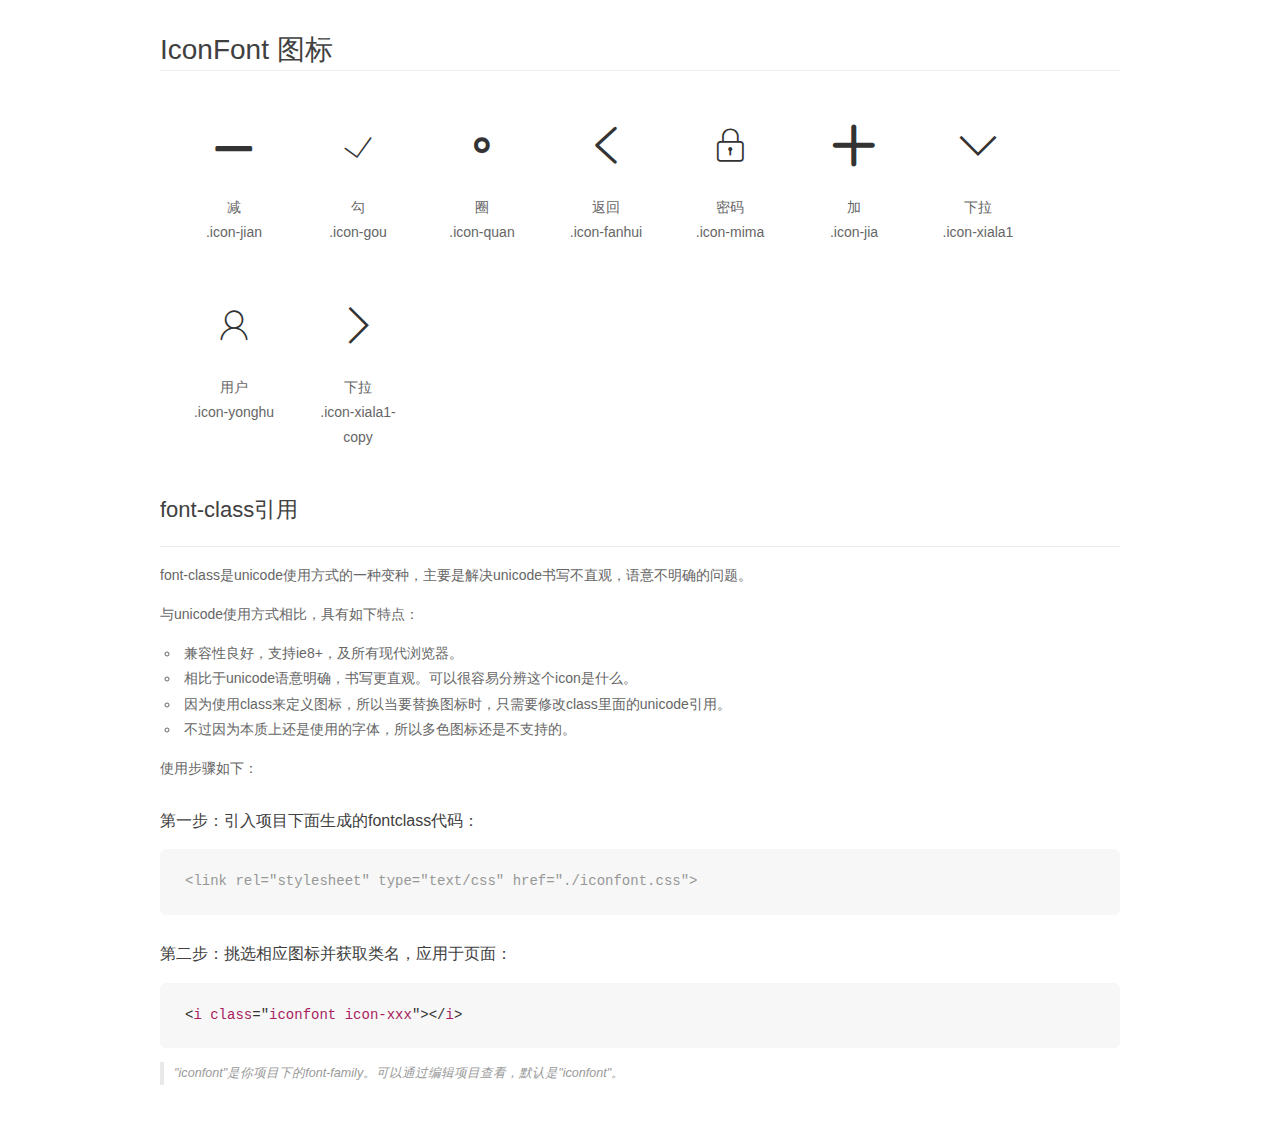
<file: static/source/public/iconfont/font_397753_qglynsack5dpwrk9/demo_fontclass.html>
<!DOCTYPE html>
<html>
<head>
    <meta charset="utf-8"/>
    <title>IconFont</title>
    <link rel="stylesheet" href="demo.css">
    <link rel="stylesheet" href="iconfont.css">
</head>
<body>
    <div class="main markdown">
        <h1>IconFont 图标</h1>
        <ul class="icon_lists clear">
            
                <li>
                <i class="icon iconfont icon-jian"></i>
                    <div class="name">减</div>
                    <div class="fontclass">.icon-jian</div>
                </li>
            
                <li>
                <i class="icon iconfont icon-gou"></i>
                    <div class="name">勾</div>
                    <div class="fontclass">.icon-gou</div>
                </li>
            
                <li>
                <i class="icon iconfont icon-quan"></i>
                    <div class="name">圈</div>
                    <div class="fontclass">.icon-quan</div>
                </li>
            
                <li>
                <i class="icon iconfont icon-fanhui"></i>
                    <div class="name">返回</div>
                    <div class="fontclass">.icon-fanhui</div>
                </li>
            
                <li>
                <i class="icon iconfont icon-mima"></i>
                    <div class="name">密码</div>
                    <div class="fontclass">.icon-mima</div>
                </li>
            
                <li>
                <i class="icon iconfont icon-jia"></i>
                    <div class="name">加</div>
                    <div class="fontclass">.icon-jia</div>
                </li>
            
                <li>
                <i class="icon iconfont icon-xiala1"></i>
                    <div class="name">下拉</div>
                    <div class="fontclass">.icon-xiala1</div>
                </li>
            
                <li>
                <i class="icon iconfont icon-yonghu"></i>
                    <div class="name">用户</div>
                    <div class="fontclass">.icon-yonghu</div>
                </li>
            
                <li>
                <i class="icon iconfont icon-xiala1-copy"></i>
                    <div class="name">下拉</div>
                    <div class="fontclass">.icon-xiala1-copy</div>
                </li>
            
        </ul>

        <h2 id="font-class-">font-class引用</h2>
        <hr>

        <p>font-class是unicode使用方式的一种变种，主要是解决unicode书写不直观，语意不明确的问题。</p>
        <p>与unicode使用方式相比，具有如下特点：</p>
        <ul>
        <li>兼容性良好，支持ie8+，及所有现代浏览器。</li>
        <li>相比于unicode语意明确，书写更直观。可以很容易分辨这个icon是什么。</li>
        <li>因为使用class来定义图标，所以当要替换图标时，只需要修改class里面的unicode引用。</li>
        <li>不过因为本质上还是使用的字体，所以多色图标还是不支持的。</li>
        </ul>
        <p>使用步骤如下：</p>
        <h3 id="-fontclass-">第一步：引入项目下面生成的fontclass代码：</h3>


        <pre><code class="lang-js hljs javascript"><span class="hljs-comment">&lt;link rel="stylesheet" type="text/css" href="./iconfont.css"&gt;</span></code></pre>
        <h3 id="-">第二步：挑选相应图标并获取类名，应用于页面：</h3>
        <pre><code class="lang-css hljs">&lt;<span class="hljs-selector-tag">i</span> <span class="hljs-selector-tag">class</span>="<span class="hljs-selector-tag">iconfont</span> <span class="hljs-selector-tag">icon-xxx</span>"&gt;&lt;/<span class="hljs-selector-tag">i</span>&gt;</code></pre>
        <blockquote>
        <p>"iconfont"是你项目下的font-family。可以通过编辑项目查看，默认是"iconfont"。</p>
        </blockquote>
    </div>
</body>
</html>
</file>
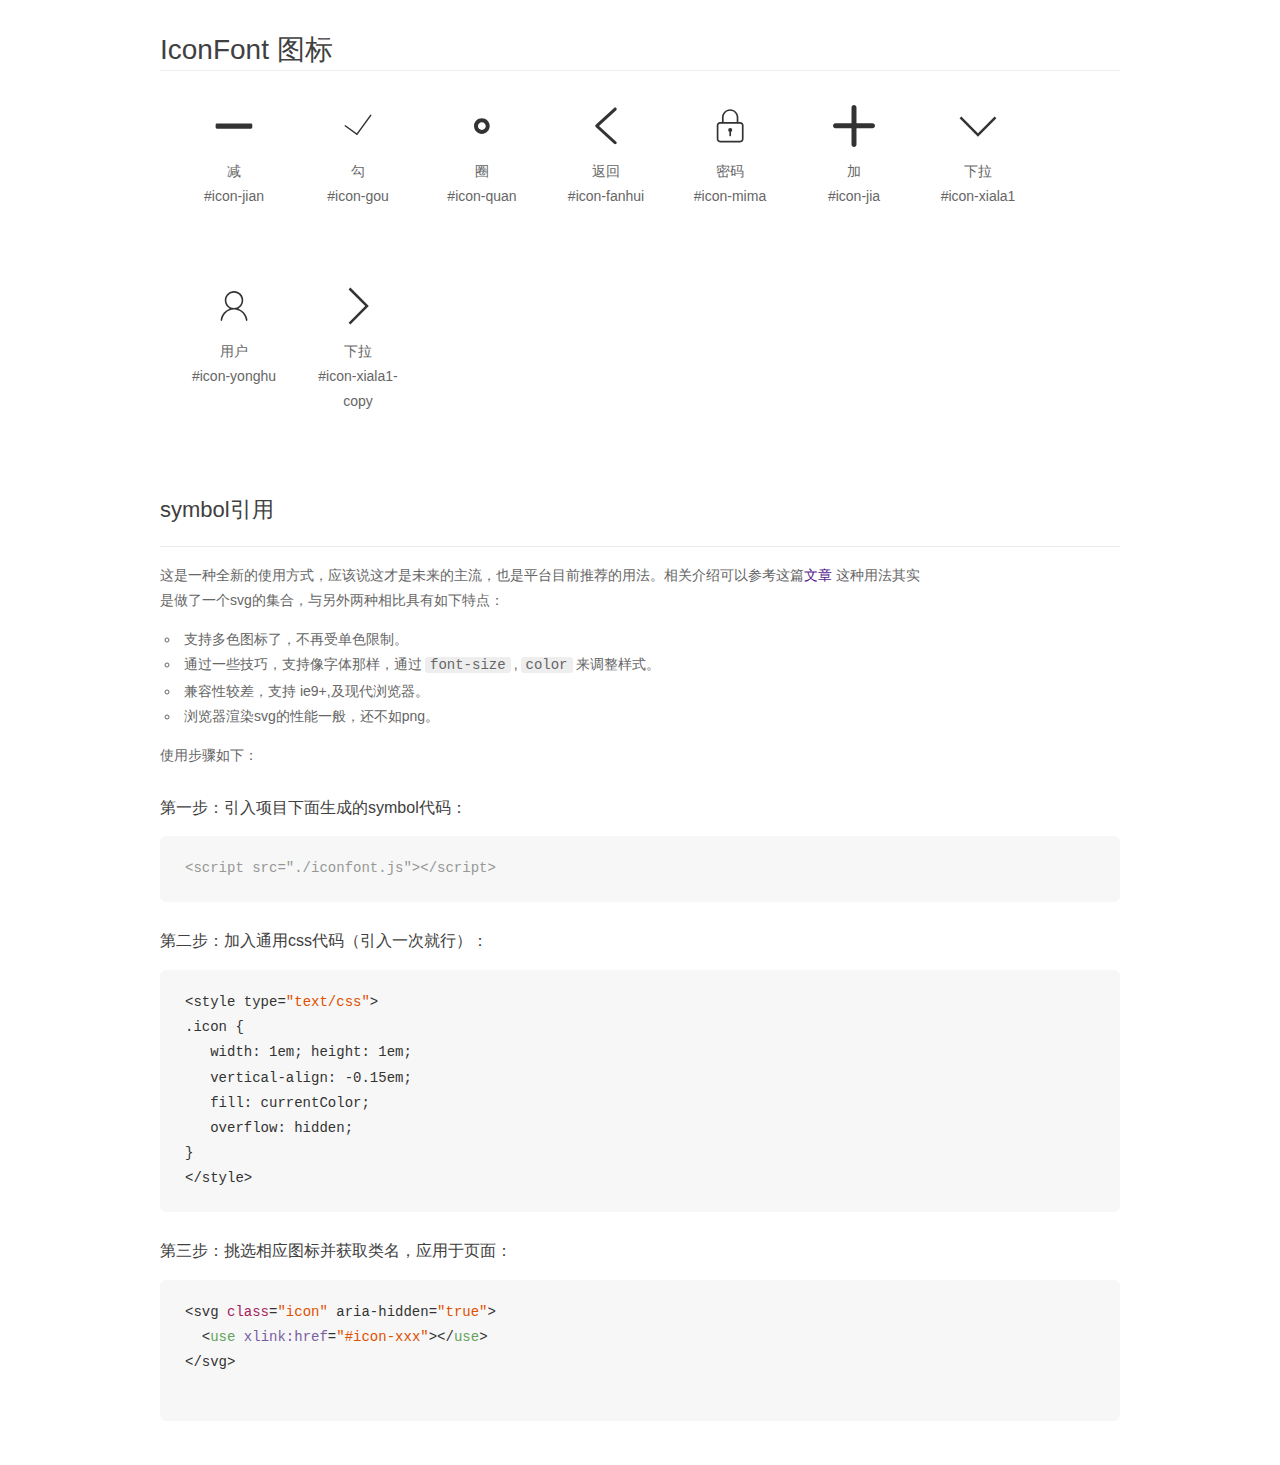
<file: static/source/public/iconfont/font_397753_qglynsack5dpwrk9/demo_symbol.html>
<!DOCTYPE html>
<html>
<head>
    <meta charset="utf-8"/>
    <title>IconFont</title>
    <link rel="stylesheet" href="demo.css">
    <script src="iconfont.js"></script>

    <style type="text/css">
        .icon {
          /* 通过设置 font-size 来改变图标大小 */
          width: 1em; height: 1em;
          /* 图标和文字相邻时，垂直对齐 */
          vertical-align: -0.15em;
          /* 通过设置 color 来改变 SVG 的颜色/fill */
          fill: currentColor;
          /* path 和 stroke 溢出 viewBox 部分在 IE 下会显示
             normalize.css 中也包含这行 */
          overflow: hidden;
        }

    </style>
</head>
<body>
    <div class="main markdown">
        <h1>IconFont 图标</h1>
        <ul class="icon_lists clear">
            
                <li>
                    <svg class="icon" aria-hidden="true">
                        <use xlink:href="#icon-jian"></use>
                    </svg>
                    <div class="name">减</div>
                    <div class="fontclass">#icon-jian</div>
                </li>
            
                <li>
                    <svg class="icon" aria-hidden="true">
                        <use xlink:href="#icon-gou"></use>
                    </svg>
                    <div class="name">勾</div>
                    <div class="fontclass">#icon-gou</div>
                </li>
            
                <li>
                    <svg class="icon" aria-hidden="true">
                        <use xlink:href="#icon-quan"></use>
                    </svg>
                    <div class="name">圈</div>
                    <div class="fontclass">#icon-quan</div>
                </li>
            
                <li>
                    <svg class="icon" aria-hidden="true">
                        <use xlink:href="#icon-fanhui"></use>
                    </svg>
                    <div class="name">返回</div>
                    <div class="fontclass">#icon-fanhui</div>
                </li>
            
                <li>
                    <svg class="icon" aria-hidden="true">
                        <use xlink:href="#icon-mima"></use>
                    </svg>
                    <div class="name">密码</div>
                    <div class="fontclass">#icon-mima</div>
                </li>
            
                <li>
                    <svg class="icon" aria-hidden="true">
                        <use xlink:href="#icon-jia"></use>
                    </svg>
                    <div class="name">加</div>
                    <div class="fontclass">#icon-jia</div>
                </li>
            
                <li>
                    <svg class="icon" aria-hidden="true">
                        <use xlink:href="#icon-xiala1"></use>
                    </svg>
                    <div class="name">下拉</div>
                    <div class="fontclass">#icon-xiala1</div>
                </li>
            
                <li>
                    <svg class="icon" aria-hidden="true">
                        <use xlink:href="#icon-yonghu"></use>
                    </svg>
                    <div class="name">用户</div>
                    <div class="fontclass">#icon-yonghu</div>
                </li>
            
                <li>
                    <svg class="icon" aria-hidden="true">
                        <use xlink:href="#icon-xiala1-copy"></use>
                    </svg>
                    <div class="name">下拉</div>
                    <div class="fontclass">#icon-xiala1-copy</div>
                </li>
            
        </ul>


        <h2 id="symbol-">symbol引用</h2>
        <hr>

        <p>这是一种全新的使用方式，应该说这才是未来的主流，也是平台目前推荐的用法。相关介绍可以参考这篇<a href="">文章</a>
        这种用法其实是做了一个svg的集合，与另外两种相比具有如下特点：</p>
        <ul>
          <li>支持多色图标了，不再受单色限制。</li>
          <li>通过一些技巧，支持像字体那样，通过<code>font-size</code>,<code>color</code>来调整样式。</li>
          <li>兼容性较差，支持 ie9+,及现代浏览器。</li>
          <li>浏览器渲染svg的性能一般，还不如png。</li>
        </ul>
        <p>使用步骤如下：</p>
        <h3 id="-symbol-">第一步：引入项目下面生成的symbol代码：</h3>
        <pre><code class="lang-js hljs javascript"><span class="hljs-comment">&lt;script src="./iconfont.js"&gt;&lt;/script&gt;</span></code></pre>
        <h3 id="-css-">第二步：加入通用css代码（引入一次就行）：</h3>
        <pre><code class="lang-js hljs javascript">&lt;style type=<span class="hljs-string">"text/css"</span>&gt;
.icon {
   width: <span class="hljs-number">1</span>em; height: <span class="hljs-number">1</span>em;
   vertical-align: <span class="hljs-number">-0.15</span>em;
   fill: currentColor;
   overflow: hidden;
}
&lt;<span class="hljs-regexp">/style&gt;</span></code></pre>
        <h3 id="-">第三步：挑选相应图标并获取类名，应用于页面：</h3>
        <pre><code class="lang-js hljs javascript">&lt;svg <span class="hljs-class"><span class="hljs-keyword">class</span></span>=<span class="hljs-string">"icon"</span> aria-hidden=<span class="hljs-string">"true"</span>&gt;<span class="xml"><span class="hljs-tag">
  &lt;<span class="hljs-name">use</span> <span class="hljs-attr">xlink:href</span>=<span class="hljs-string">"#icon-xxx"</span>&gt;</span><span class="hljs-tag">&lt;/<span class="hljs-name">use</span>&gt;</span>
</span>&lt;<span class="hljs-regexp">/svg&gt;
        </span></code></pre>
    </div>
</body>
</html>
</file>
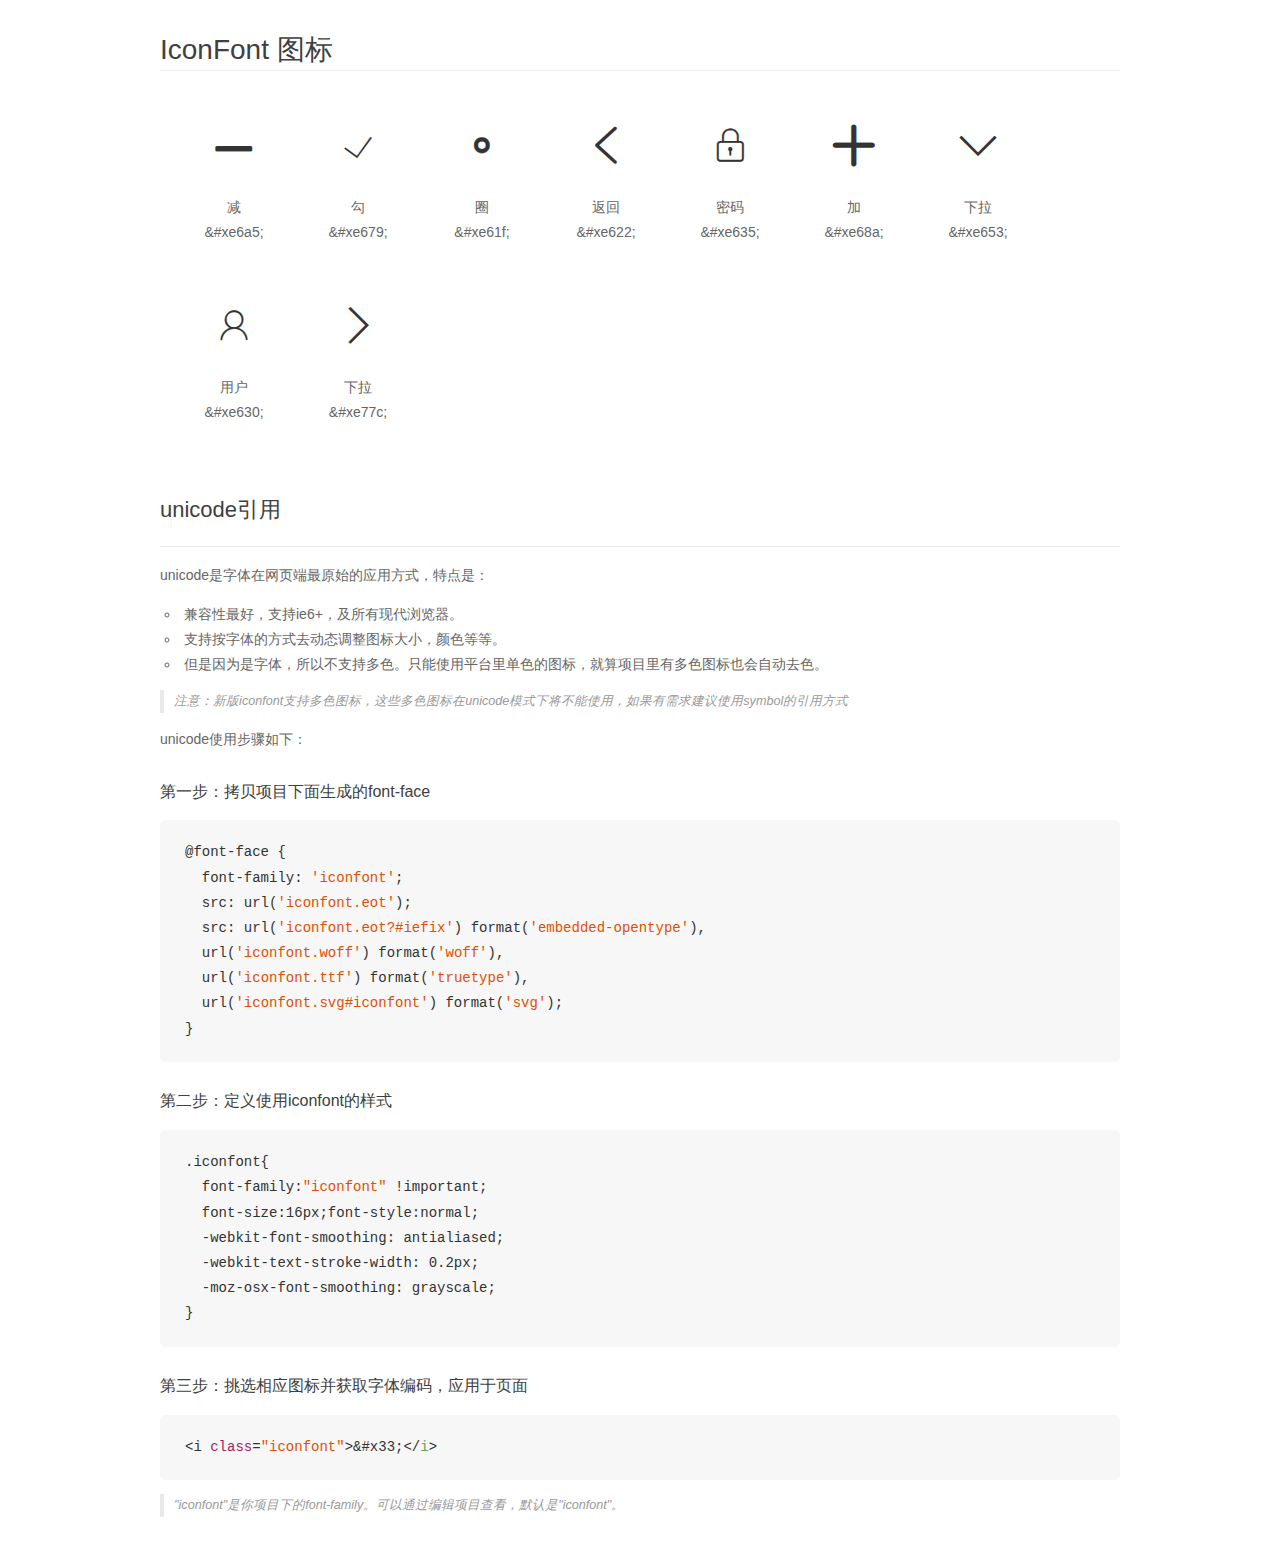
<file: static/source/public/iconfont/font_397753_qglynsack5dpwrk9/demo_unicode.html>
<!DOCTYPE html>
<html>
<head>
    <meta charset="utf-8"/>
    <title>IconFont</title>
    <link rel="stylesheet" href="demo.css">

    <style type="text/css">

        @font-face {font-family: "iconfont";
          src: url('iconfont.eot'); /* IE9*/
          src: url('iconfont.eot#iefix') format('embedded-opentype'), /* IE6-IE8 */
          url('iconfont.woff') format('woff'), /* chrome, firefox */
          url('iconfont.ttf') format('truetype'), /* chrome, firefox, opera, Safari, Android, iOS 4.2+*/
          url('iconfont.svg#iconfont') format('svg'); /* iOS 4.1- */
        }

        .iconfont {
          font-family:"iconfont" !important;
          font-size:16px;
          font-style:normal;
          -webkit-font-smoothing: antialiased;
          -webkit-text-stroke-width: 0.2px;
          -moz-osx-font-smoothing: grayscale;
        }

    </style>
</head>
<body>
    <div class="main markdown">
        <h1>IconFont 图标</h1>
        <ul class="icon_lists clear">
            
                <li>
                <i class="icon iconfont">&#xe6a5;</i>
                    <div class="name">减</div>
                    <div class="code">&amp;#xe6a5;</div>
                </li>
            
                <li>
                <i class="icon iconfont">&#xe679;</i>
                    <div class="name">勾</div>
                    <div class="code">&amp;#xe679;</div>
                </li>
            
                <li>
                <i class="icon iconfont">&#xe61f;</i>
                    <div class="name">圈</div>
                    <div class="code">&amp;#xe61f;</div>
                </li>
            
                <li>
                <i class="icon iconfont">&#xe622;</i>
                    <div class="name">返回</div>
                    <div class="code">&amp;#xe622;</div>
                </li>
            
                <li>
                <i class="icon iconfont">&#xe635;</i>
                    <div class="name">密码</div>
                    <div class="code">&amp;#xe635;</div>
                </li>
            
                <li>
                <i class="icon iconfont">&#xe68a;</i>
                    <div class="name">加</div>
                    <div class="code">&amp;#xe68a;</div>
                </li>
            
                <li>
                <i class="icon iconfont">&#xe653;</i>
                    <div class="name">下拉</div>
                    <div class="code">&amp;#xe653;</div>
                </li>
            
                <li>
                <i class="icon iconfont">&#xe630;</i>
                    <div class="name">用户</div>
                    <div class="code">&amp;#xe630;</div>
                </li>
            
                <li>
                <i class="icon iconfont">&#xe77c;</i>
                    <div class="name">下拉</div>
                    <div class="code">&amp;#xe77c;</div>
                </li>
            
        </ul>
        <h2 id="unicode-">unicode引用</h2>
        <hr>

        <p>unicode是字体在网页端最原始的应用方式，特点是：</p>
        <ul>
        <li>兼容性最好，支持ie6+，及所有现代浏览器。</li>
        <li>支持按字体的方式去动态调整图标大小，颜色等等。</li>
        <li>但是因为是字体，所以不支持多色。只能使用平台里单色的图标，就算项目里有多色图标也会自动去色。</li>
        </ul>
        <blockquote>
        <p>注意：新版iconfont支持多色图标，这些多色图标在unicode模式下将不能使用，如果有需求建议使用symbol的引用方式</p>
        </blockquote>
        <p>unicode使用步骤如下：</p>
        <h3 id="-font-face">第一步：拷贝项目下面生成的font-face</h3>
        <pre><code class="lang-js hljs javascript">@font-face {
  font-family: <span class="hljs-string">'iconfont'</span>;
  src: url(<span class="hljs-string">'iconfont.eot'</span>);
  src: url(<span class="hljs-string">'iconfont.eot?#iefix'</span>) format(<span class="hljs-string">'embedded-opentype'</span>),
  url(<span class="hljs-string">'iconfont.woff'</span>) format(<span class="hljs-string">'woff'</span>),
  url(<span class="hljs-string">'iconfont.ttf'</span>) format(<span class="hljs-string">'truetype'</span>),
  url(<span class="hljs-string">'iconfont.svg#iconfont'</span>) format(<span class="hljs-string">'svg'</span>);
}
</code></pre>
        <h3 id="-iconfont-">第二步：定义使用iconfont的样式</h3>
        <pre><code class="lang-js hljs javascript">.iconfont{
  font-family:<span class="hljs-string">"iconfont"</span> !important;
  font-size:<span class="hljs-number">16</span>px;font-style:normal;
  -webkit-font-smoothing: antialiased;
  -webkit-text-stroke-width: <span class="hljs-number">0.2</span>px;
  -moz-osx-font-smoothing: grayscale;
}
</code></pre>
        <h3 id="-">第三步：挑选相应图标并获取字体编码，应用于页面</h3>
        <pre><code class="lang-js hljs javascript">&lt;i <span class="hljs-class"><span class="hljs-keyword">class</span></span>=<span class="hljs-string">"iconfont"</span>&gt;&amp;#x33;<span class="xml"><span class="hljs-tag">&lt;/<span class="hljs-name">i</span>&gt;</span></span></code></pre>

        <blockquote>
        <p>"iconfont"是你项目下的font-family。可以通过编辑项目查看，默认是"iconfont"。</p>
        </blockquote>
    </div>


</body>
</html>
</file>
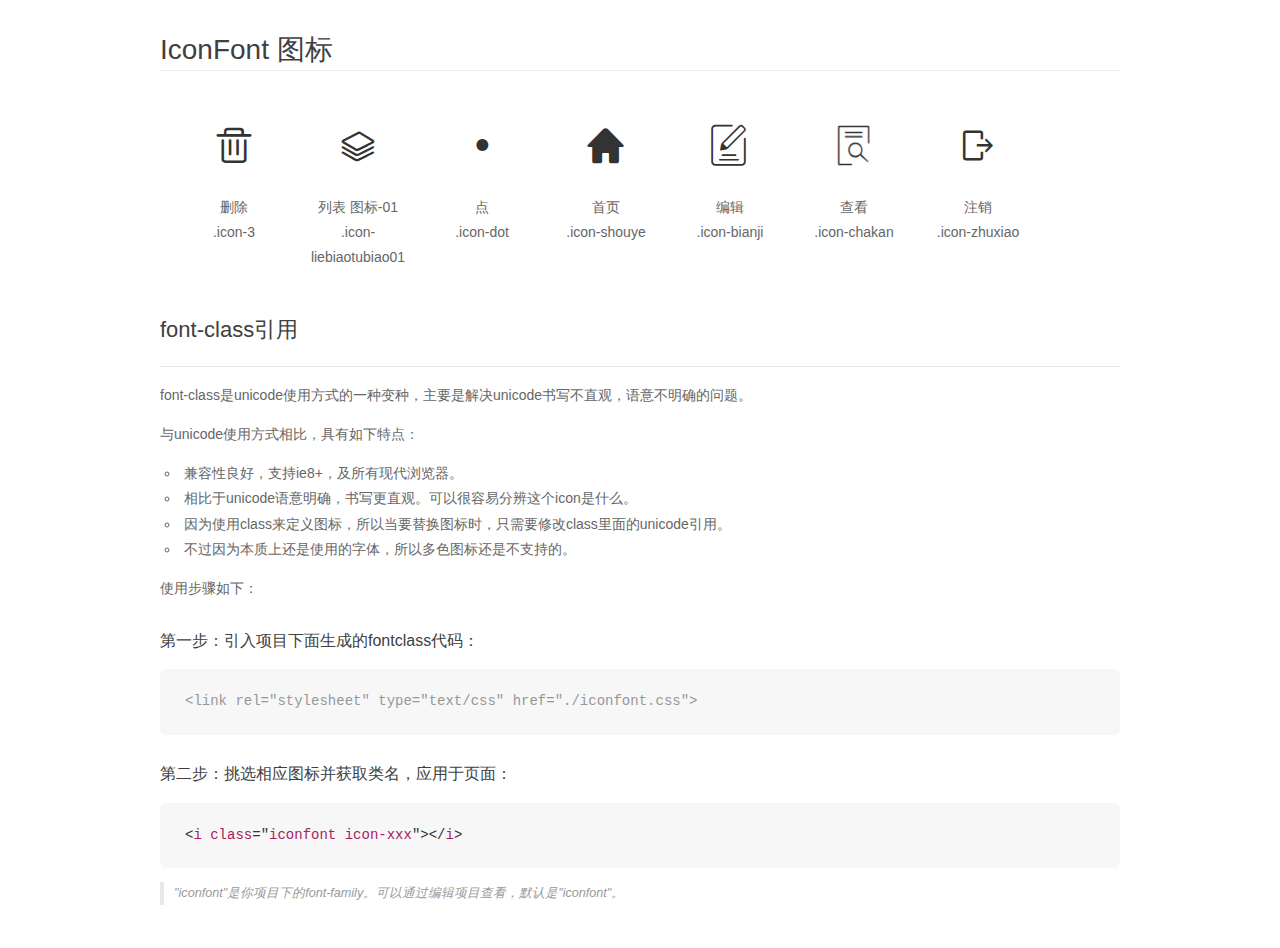
<file: static/source/public/iconfont/font_422393_tpg86li6610jm7vi/demo_fontclass.html>
<!DOCTYPE html>
<html>
<head>
    <meta charset="utf-8"/>
    <title>IconFont</title>
    <link rel="stylesheet" href="demo.css">
    <link rel="stylesheet" href="iconfont.css">
</head>
<body>
    <div class="main markdown">
        <h1>IconFont 图标</h1>
        <ul class="icon_lists clear">
            
                <li>
                <i class="icon iconfont icon-3"></i>
                    <div class="name">删除</div>
                    <div class="fontclass">.icon-3</div>
                </li>
            
                <li>
                <i class="icon iconfont icon-liebiaotubiao01"></i>
                    <div class="name">列表 图标-01</div>
                    <div class="fontclass">.icon-liebiaotubiao01</div>
                </li>
            
                <li>
                <i class="icon iconfont icon-dot"></i>
                    <div class="name">点</div>
                    <div class="fontclass">.icon-dot</div>
                </li>
            
                <li>
                <i class="icon iconfont icon-shouye"></i>
                    <div class="name">首页</div>
                    <div class="fontclass">.icon-shouye</div>
                </li>
            
                <li>
                <i class="icon iconfont icon-bianji"></i>
                    <div class="name">编辑</div>
                    <div class="fontclass">.icon-bianji</div>
                </li>
            
                <li>
                <i class="icon iconfont icon-chakan"></i>
                    <div class="name">查看</div>
                    <div class="fontclass">.icon-chakan</div>
                </li>
            
                <li>
                <i class="icon iconfont icon-zhuxiao"></i>
                    <div class="name">注销</div>
                    <div class="fontclass">.icon-zhuxiao</div>
                </li>
            
        </ul>

        <h2 id="font-class-">font-class引用</h2>
        <hr>

        <p>font-class是unicode使用方式的一种变种，主要是解决unicode书写不直观，语意不明确的问题。</p>
        <p>与unicode使用方式相比，具有如下特点：</p>
        <ul>
        <li>兼容性良好，支持ie8+，及所有现代浏览器。</li>
        <li>相比于unicode语意明确，书写更直观。可以很容易分辨这个icon是什么。</li>
        <li>因为使用class来定义图标，所以当要替换图标时，只需要修改class里面的unicode引用。</li>
        <li>不过因为本质上还是使用的字体，所以多色图标还是不支持的。</li>
        </ul>
        <p>使用步骤如下：</p>
        <h3 id="-fontclass-">第一步：引入项目下面生成的fontclass代码：</h3>


        <pre><code class="lang-js hljs javascript"><span class="hljs-comment">&lt;link rel="stylesheet" type="text/css" href="./iconfont.css"&gt;</span></code></pre>
        <h3 id="-">第二步：挑选相应图标并获取类名，应用于页面：</h3>
        <pre><code class="lang-css hljs">&lt;<span class="hljs-selector-tag">i</span> <span class="hljs-selector-tag">class</span>="<span class="hljs-selector-tag">iconfont</span> <span class="hljs-selector-tag">icon-xxx</span>"&gt;&lt;/<span class="hljs-selector-tag">i</span>&gt;</code></pre>
        <blockquote>
        <p>"iconfont"是你项目下的font-family。可以通过编辑项目查看，默认是"iconfont"。</p>
        </blockquote>
    </div>
</body>
</html>
</file>
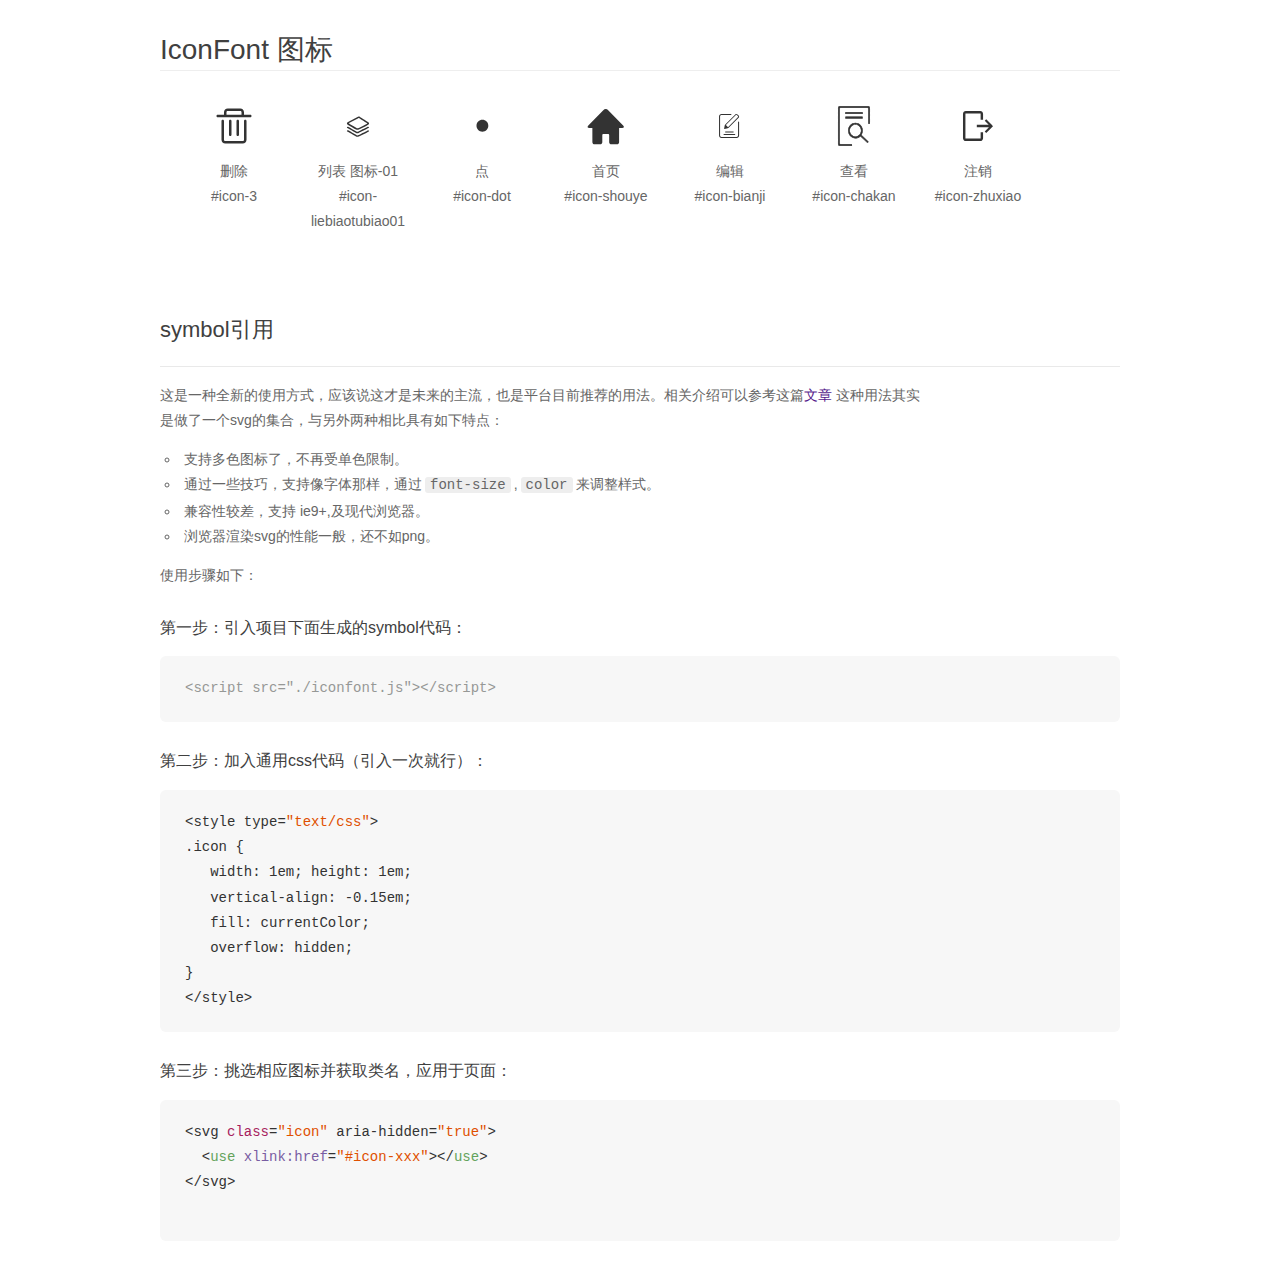
<file: static/source/public/iconfont/font_422393_tpg86li6610jm7vi/demo_symbol.html>
<!DOCTYPE html>
<html>
<head>
    <meta charset="utf-8"/>
    <title>IconFont</title>
    <link rel="stylesheet" href="demo.css">
    <script src="iconfont.js"></script>

    <style type="text/css">
        .icon {
          /* 通过设置 font-size 来改变图标大小 */
          width: 1em; height: 1em;
          /* 图标和文字相邻时，垂直对齐 */
          vertical-align: -0.15em;
          /* 通过设置 color 来改变 SVG 的颜色/fill */
          fill: currentColor;
          /* path 和 stroke 溢出 viewBox 部分在 IE 下会显示
             normalize.css 中也包含这行 */
          overflow: hidden;
        }

    </style>
</head>
<body>
    <div class="main markdown">
        <h1>IconFont 图标</h1>
        <ul class="icon_lists clear">
            
                <li>
                    <svg class="icon" aria-hidden="true">
                        <use xlink:href="#icon-3"></use>
                    </svg>
                    <div class="name">删除</div>
                    <div class="fontclass">#icon-3</div>
                </li>
            
                <li>
                    <svg class="icon" aria-hidden="true">
                        <use xlink:href="#icon-liebiaotubiao01"></use>
                    </svg>
                    <div class="name">列表 图标-01</div>
                    <div class="fontclass">#icon-liebiaotubiao01</div>
                </li>
            
                <li>
                    <svg class="icon" aria-hidden="true">
                        <use xlink:href="#icon-dot"></use>
                    </svg>
                    <div class="name">点</div>
                    <div class="fontclass">#icon-dot</div>
                </li>
            
                <li>
                    <svg class="icon" aria-hidden="true">
                        <use xlink:href="#icon-shouye"></use>
                    </svg>
                    <div class="name">首页</div>
                    <div class="fontclass">#icon-shouye</div>
                </li>
            
                <li>
                    <svg class="icon" aria-hidden="true">
                        <use xlink:href="#icon-bianji"></use>
                    </svg>
                    <div class="name">编辑</div>
                    <div class="fontclass">#icon-bianji</div>
                </li>
            
                <li>
                    <svg class="icon" aria-hidden="true">
                        <use xlink:href="#icon-chakan"></use>
                    </svg>
                    <div class="name">查看</div>
                    <div class="fontclass">#icon-chakan</div>
                </li>
            
                <li>
                    <svg class="icon" aria-hidden="true">
                        <use xlink:href="#icon-zhuxiao"></use>
                    </svg>
                    <div class="name">注销</div>
                    <div class="fontclass">#icon-zhuxiao</div>
                </li>
            
        </ul>


        <h2 id="symbol-">symbol引用</h2>
        <hr>

        <p>这是一种全新的使用方式，应该说这才是未来的主流，也是平台目前推荐的用法。相关介绍可以参考这篇<a href="">文章</a>
        这种用法其实是做了一个svg的集合，与另外两种相比具有如下特点：</p>
        <ul>
          <li>支持多色图标了，不再受单色限制。</li>
          <li>通过一些技巧，支持像字体那样，通过<code>font-size</code>,<code>color</code>来调整样式。</li>
          <li>兼容性较差，支持 ie9+,及现代浏览器。</li>
          <li>浏览器渲染svg的性能一般，还不如png。</li>
        </ul>
        <p>使用步骤如下：</p>
        <h3 id="-symbol-">第一步：引入项目下面生成的symbol代码：</h3>
        <pre><code class="lang-js hljs javascript"><span class="hljs-comment">&lt;script src="./iconfont.js"&gt;&lt;/script&gt;</span></code></pre>
        <h3 id="-css-">第二步：加入通用css代码（引入一次就行）：</h3>
        <pre><code class="lang-js hljs javascript">&lt;style type=<span class="hljs-string">"text/css"</span>&gt;
.icon {
   width: <span class="hljs-number">1</span>em; height: <span class="hljs-number">1</span>em;
   vertical-align: <span class="hljs-number">-0.15</span>em;
   fill: currentColor;
   overflow: hidden;
}
&lt;<span class="hljs-regexp">/style&gt;</span></code></pre>
        <h3 id="-">第三步：挑选相应图标并获取类名，应用于页面：</h3>
        <pre><code class="lang-js hljs javascript">&lt;svg <span class="hljs-class"><span class="hljs-keyword">class</span></span>=<span class="hljs-string">"icon"</span> aria-hidden=<span class="hljs-string">"true"</span>&gt;<span class="xml"><span class="hljs-tag">
  &lt;<span class="hljs-name">use</span> <span class="hljs-attr">xlink:href</span>=<span class="hljs-string">"#icon-xxx"</span>&gt;</span><span class="hljs-tag">&lt;/<span class="hljs-name">use</span>&gt;</span>
</span>&lt;<span class="hljs-regexp">/svg&gt;
        </span></code></pre>
    </div>
</body>
</html>
</file>
<file: static/websocket/css/style.css>
@charset "utf-8";
/*
 * author yinq
 */
/* 防止用户自定义背景颜色对网页的影响，添加让用户可以自定义字体 */
html{color:#000;-webkit-text-size-adjust: 100%;-ms-text-size-adjust: 100%; height:100%;}
/* 内外边距通常让各个浏览器样式的表现位置不同 */
body,div,dl,dt,dd,ul,ol,li,h1,h2,h3,h4,h5,h6,pre,code,form,fieldset,legend,input,textarea,p,blockquote,th,td,hr,button,article,aside,details,figcaption,figure,footer,header,hgroup,menu,nav,section {margin:0;padding:0;}
/* 重设 HTML5 标签, IE 需要在 js 中 createElement(TAG) */
article,aside,details,figcaption,figure,footer,header,hgroup,menu,nav,section { display:block;}
/* HTML5 媒体文件跟 img 保持一致 */
audio,canvas,video {display: inline-block;*display: inline;*zoom: 1;}
/* 要注意表单元素并不继承父级 font 的问题 */
body,button,input,select,textarea{font:14px/1.5 "微软雅黑",tahoma,arial,\5b8b\4f53;}
input,select,textarea{font-size:100%;}
/* 去掉各Table  cell 的边距并让其边重合 */
table{border-collapse:collapse;border-spacing:0;}
/* IE bug fixed: th 不继承 text-align*/
th{text-align:inherit;}
/* 去除默认边框 */
fieldset,img{border:0;}
/* ie6 7 8(q) bug 显示为行内表现 */
iframe{display:block;}
/* 去掉 firefox 下此元素的边框 */
abbr,acronym{border:0;font-variant:normal;}
/* 一致的 del 样式 */
del {text-decoration:line-through;}
address,caption,cite,code,dfn,em,th,var {font-style:normal;font-weight:500;}
/* 去掉列表前的标识, li 会继承 */
ol,ul {list-style:none;}
/* 对齐是排版最重要的因素, 别让什么都居中 */
caption,th {text-align:left;}
/* 来自yahoo, 让标题都自定义, 适应多个系统应用 */
h1,h2,h3,h4,h5,h6 {font-size:100%;font-weight:500;}
q:before,q:after {content:'';}
/* 统一上标和下标 */
sub, sup {font-size: 75%; line-height: 0; position: relative; vertical-align: baseline;}
sup {top: -0.5em;}
sub {bottom: -0.25em;}

/* 让链接在 hover 状态下显示下划线 */
a:hover {text-decoration:underline;}
/* 默认不显示下划线，保持页面简洁 */
ins,a {text-decoration:none;}
/* 清理浮动 */
.fn-clear:after {visibility:hidden;display:block;font-size:0;content:" ";clear:both;height:0;}
.fn-clear {zoom:1; /* for IE6 IE7 */}
/* 隐藏, 通常用来与 JS 配合 */
body .fn-hide {display:none;}
/* 设置内联, 减少浮动带来的bug */
.fn-left,.fn-right {display:inline;}
.fn-left {float:left;}
.fn-right {float:right;}
/*webkit内核浏览器滚动条*/
::-webkit-scrollbar-track-piece{background:#e9e9e9;}
::-webkit-scrollbar{width:8px;height:8px;}
::-webkit-scrollbar-button{display:none;}
::-webkit-scrollbar-track,::-webkit-scrollbar-track-piece{background:-webkit-gradient(linear,left);}
::-webkit-scrollbar-thumb,::-webkit-scrollbar-thumb:horizontal{border-radius:6px;background:#bdbdbd;}
::-webkit-scrollbar-thumb:hover{background:#8e8e8e;}
::-webkit-scrollbar-thumb:active{background:#828181;}
@font-face {
  font-family: 'fontello';
  src: url('../font/fontello.eot?68245288');
  src: url('../font/fontello.eot?68245288#iefix') format('embedded-opentype'),
       url('../font/fontello.woff?68245288') format('woff'),
       url('../font/fontello.ttf?68245288') format('truetype'),
       url('../font/fontello.svg?68245288#fontello') format('svg');
  font-weight: normal;
  font-style: normal;
}

/*common*/
body{ background:#176994 url(../images/wood.jpg); height:-moz-calc(100% - 100px); height:-webkit-calc(100% - 100px); height:calc(100% - 100px); padding:50px;}
.fontico:before{
  font-family: "fontello";
  font-style: normal;
  font-weight: normal;
  speak: none;
 
  display: inline-block;
  text-decoration: inherit;
  text-align: center;
}
i.down:before{ content:'\e800';}
i.lock:before{ content:'\e806';}
i.logout:before{ content:'\e804';}

/*chatbox*/
.chatbox{ overflow:hidden; height:100%; width:100%; -moz-border-radius:5px; -webkit-border-radius:5px; border-radius:5px; background-color:rgba(255,255,255,1);}

/*chat_top*/
.chat_top{ height:60px; border-bottom:1px solid #eee;}
.logo{ float:left;}
.logo img{ vertical-align:bottom;}
.uinfo{ margin:10px 0; float:right; padding-right:20px;}
.uface{ float:left; height: 40px;}
.uface img{ -moz-border-radius:50%; -webkit-border-radius:50%; border-radius:50%;}
.uinfo .uname{ float:left; line-height:40px; margin-left:10px; color:#2E4059; position:relative;}
.uinfo .uname i.down{ margin-left:50px;}
.managerbox{ display:none; width:100px; border:1px solid #eee; background-color:#FFF; padding:10px 0; position:absolute; top:40px; right:-10px;}
.managerbox a{ display:block; color:#2E4059; padding:0px 10px;}
.managerbox a i{ margin-right:10px;}
.managerbox a:hover{ background-color:#f9f9f9; text-decoration:none;}

/*chat_message*/
.chat_message{ height:-moz-calc(100% - 61px); height:-webkit-calc(100% - 61px); height:calc(100% - 61px);}

/*chat_left*/
.chat_left{ padding:20px; width:-moz-calc(100% - 240px); width:-webkit-calc(100% - 240px); width:calc(100% - 240px); height:-moz-calc(100% - 40px); height:-webkit-calc(100% - 40px); height:calc(100% - 40px); float:left;}
.message_box{ background-color:#FFF; margin-bottom:20px; height:-moz-calc(100% - 120px); height:-webkit-calc(100% - 120px); height:calc(100% - 120px); overflow:auto;}
.msg_item{ margin-bottom:20px; position:relative;}
.msg_item .uface{ position:absolute; bottom:0px;}
.msg_item .item_right{ margin-left:45px; float:left; margin-right:15px;}
.msg_item .msg{ background-color:#F4F6F8; padding:10px 15px; line-height:24px; -moz-border-radius:10px; -webkit-border-radius:10px; border-radius:10px; color:#2E4059; position: relative; margin-bottom:5px;}
.msg.own{ background-color:#E0F1FC;}/*自己的聊天记录显示为蓝色*/
.msg_item .msg:before {
content: "";
position: absolute;
bottom: -12px;
left: 10px;
border-width: 12px 12px 0 0 ;
border-style: solid;
border-color: #F4F6F8 transparent;
display: block;
width: 0;
}
.msg_item .msg.own:before{ border-color:#E0F1FC transparent;}
.msg_item .name_time{ font-size:12px; color:#7E90A5; line-height:30px; padding-left:10px;}

.write_box{ height:100px; overflow:hidden; -moz-border-radius:5px; -webkit-border-radius:5px; border-radius:5px; overflow:hidden;}
.write_area{ border:2px solid #E3E8ED; border-bottom:none; padding:5px; outline:none; color:#B4C0CE; margin:0; vertical-align:bottom; width:-moz-calc(100% - 14px); width:-webkit-calc(100% - 14px); width:calc(100% - 14px); height:56px;}
.facebox{ height:32px; width:100%; background-color:#E3E8ED;}
.sub_but{ float:right; padding:0 25px; background-color:#7E90A5; outline:none; border:none; height:32px; cursor:pointer; line-height:30px; color:#FFF;}

/*chat_right*/
.chat_right{ width:199px; height:100%; float:left; border-left:1px solid #eee;}
.user_list{ padding:0; overflow:auto; height:100%;}
.user_list li{ padding:10px 20px; color:#2E4059; cursor:pointer;}
.user_list li:hover,.user_list li.selected{ background-color:#F4F6F8;}
.user_list li span{ display:block; float:left; width:30px; height:30px; margin-right:10px;}
.user_list li em{ display:block; float:left; height:30px; line-height:30px;}
.user_list li small{ width:10px; height:10px; margin:10px; float:left; -moz-border-radius:50%; -webkit-border-radius:50%; border-radius:50%;}
small.online{ background-color:#57B869;}
small.offline{ background-color:#EB3E3E;}
.user_list li img{ -moz-border-radius:50%; -webkit-border-radius:50%; border-radius:50%; vertical-align:middle;}


/*expression - 表情,有待增加*/
.expression{ float:left;}

/*chat_type - 聊天性质,私聊|群聊*/
.chat_type{ float:left; line-height:30px; padding-left:10px;}

/* 菜单 */
/* 菜单 */
.m-menu .clear,
.m-menu .smile,
.m-menu .send,
.m-menu .scissors,
.m-menu .upimg,
.m-menu .rename{
    display: inline-block;
    height: 24px;
    width: 24px;
    margin-left: 5px;
    margin-top: 6px;
}

.m-menu .clear{
    background:url(../images/clear.png) no-repeat scroll 0px -2px;
}

.m-menu .smile{
    background:url(../images/smile.png) no-repeat scroll 0px 0px;
}

.m-menu .send{
    background:url(../images/send.png) no-repeat scroll -4px -1px;
}

.m-menu .scissors{
    background:url(../images/scissors.png) no-repeat scroll 0px 0px;
}

.m-menu .rename{
    background:url(../images/rename.png) no-repeat scroll 0px 0px;
}

.m-menu .upimg{
    background:url(../images/attachment.png) no-repeat scroll 0px 0px;
}

.m-menu .upimg input{
    position: absolute;
    z-index: -1;
    height: 24px;
    width: 24px;
}
</file>
<file: static/source/layui/css/layui.css>
/** layui-v2.0.2 MIT License By http://www.layui.com */
 .layui-btn,.layui-inline,img{vertical-align:middle}.layui-btn,.layui-disabled,.layui-icon,.layui-unselect{-webkit-user-select:none;-ms-user-select:none;-moz-user-select:none}blockquote,body,button,dd,div,dl,dt,form,h1,h2,h3,h4,h5,h6,input,li,ol,p,pre,td,textarea,th,ul{margin:0;padding:0;-webkit-tap-highlight-color:rgba(0,0,0,0)}a:active,a:hover{outline:0}img{display:inline-block;border:none}li{list-style:none}table{border-collapse:collapse;border-spacing:0}h1,h2,h3{font-size:14px;font-weight:400}h4,h5,h6{font-size:100%;font-weight:400}button,input,optgroup,option,select,textarea{font-family:inherit;font-size:inherit;font-style:inherit;font-weight:inherit;outline:0}pre{white-space:pre-wrap;white-space:-moz-pre-wrap;white-space:-pre-wrap;white-space:-o-pre-wrap;word-wrap:break-word}@font-face{font-family:layui-icon;src:url(../font/iconfont.eot?v=2.0.0);src:url(../font/iconfont.eot?v=2.0.0#iefix) format('embedded-opentype'),url(../font/iconfont.svg?v=2.0.0#iconfont) format('svg'),url(../font/iconfont.woff?v=2.0.0) format('woff'),url(../font/iconfont.ttf?v=2.0.0) format('truetype')}.layui-icon{font-family:layui-icon!important;font-size:16px;font-style:normal;-webkit-font-smoothing:antialiased;-moz-osx-font-smoothing:grayscale}body{line-height:24px;font:14px Helvetica Neue,Helvetica,PingFang SC,\5FAE\8F6F\96C5\9ED1,Tahoma,Arial,sans-serif}hr{height:1px;margin:10px 0;border:0;background-color:#e2e2e2;clear:both}a{color:#333;text-decoration:none}a:hover{color:#777}a cite{font-style:normal;*cursor:pointer}.layui-border-box,.layui-border-box *{box-sizing:border-box}.layui-box,.layui-box *{box-sizing:content-box}.layui-clear{clear:both;*zoom:1}.layui-clear:after{content:'\20';clear:both;*zoom:1;display:block;height:0}.layui-inline{position:relative;display:inline-block;*display:inline;*zoom:1}.layui-edge{position:absolute;width:0;height:0;border-style:dashed;border-color:transparent;overflow:hidden}.layui-elip{text-overflow:ellipsis;overflow:hidden;white-space:nowrap}.layui-disabled,.layui-disabled:hover{color:#d2d2d2!important;cursor:not-allowed!important}.layui-circle{border-radius:100%}.layui-show{display:block!important}.layui-hide,.layui-hide-xs{display:none!important}.layui-main{position:relative;width:1140px;margin:0 auto}.layui-header{position:relative;z-index:1000;height:60px}.layui-header a:hover{transition:all .5s;-webkit-transition:all .5s}.layui-side{position:fixed;top:0;bottom:0;z-index:999;width:200px;overflow-x:hidden}.layui-side-scroll{width:220px;height:100%;overflow-x:hidden}.layui-body{position:absolute;left:200px;right:0;top:0;bottom:0;z-index:998;width:auto;overflow:hidden;overflow-y:auto;box-sizing:border-box}.layui-layout-admin .layui-header{background-color:#23262E}.layui-layout-admin .layui-side{top:60px;width:200px;overflow-x:hidden}.layui-layout-admin .layui-body{top:60px;bottom:44px}.layui-layout-admin .layui-main{width:auto;margin:0 15px}.layui-layout-admin .layui-footer{position:fixed;left:200px;right:0;bottom:0;height:44px;line-height:44px;padding:0 15px;background-color:#eee}.layui-layout-admin .layui-logo{position:absolute;left:0;top:0;width:200px;height:100%;line-height:60px;text-align:center;color:#009688;font-size:16px}.layui-layout-admin .layui-header .layui-nav{background:0 0}.layui-layout-left{position:absolute!important;left:200px;top:0}.layui-layout-right{position:absolute!important;right:0;top:0}.layui-show-xs-block{display:block!important}.layui-show-xs-inline{display:inline!important}.layui-show-xs-inline-block{display:inline-block!important}.layui-container{position:relative;margin:0 auto;padding:0 15px;box-sizing:border-box}.layui-fluid{position:relative;margin:0 auto;padding:0 15px}.layui-row:after,.layui-row:before{content:'';display:block;clear:both}.layui-col-lg1,.layui-col-lg10,.layui-col-lg11,.layui-col-lg12,.layui-col-lg2,.layui-col-lg3,.layui-col-lg4,.layui-col-lg5,.layui-col-lg6,.layui-col-lg7,.layui-col-lg8,.layui-col-lg9,.layui-col-md1,.layui-col-md10,.layui-col-md11,.layui-col-md12,.layui-col-md2,.layui-col-md3,.layui-col-md4,.layui-col-md5,.layui-col-md6,.layui-col-md7,.layui-col-md8,.layui-col-md9,.layui-col-sm1,.layui-col-sm10,.layui-col-sm11,.layui-col-sm12,.layui-col-sm2,.layui-col-sm3,.layui-col-sm4,.layui-col-sm5,.layui-col-sm6,.layui-col-sm7,.layui-col-sm8,.layui-col-sm9,.layui-col-xs1,.layui-col-xs10,.layui-col-xs11,.layui-col-xs12,.layui-col-xs2,.layui-col-xs3,.layui-col-xs4,.layui-col-xs5,.layui-col-xs6,.layui-col-xs7,.layui-col-xs8,.layui-col-xs9{position:relative;display:block;box-sizing:border-box}.layui-col-xs1,.layui-col-xs10,.layui-col-xs11,.layui-col-xs12,.layui-col-xs2,.layui-col-xs3,.layui-col-xs4,.layui-col-xs5,.layui-col-xs6,.layui-col-xs7,.layui-col-xs8,.layui-col-xs9{float:left}.layui-col-xs1{width:8.33333333%}.layui-col-xs2{width:16.66666667%}.layui-col-xs3{width:25%}.layui-col-xs4{width:33.33333333%}.layui-col-xs5{width:41.66666667%}.layui-col-xs6{width:50%}.layui-col-xs7{width:58.33333333%}.layui-col-xs8{width:66.66666667%}.layui-col-xs9{width:75%}.layui-col-xs10{width:83.33333333%}.layui-col-xs11{width:91.66666667%}.layui-col-xs12{width:100%}.layui-col-xs-offset1{margin-left:8.33333333%}.layui-col-xs-offset2{margin-left:16.66666667%}.layui-col-xs-offset3{margin-left:25%}.layui-col-xs-offset4{margin-left:33.33333333%}.layui-col-xs-offset5{margin-left:41.66666667%}.layui-col-xs-offset6{margin-left:50%}.layui-col-xs-offset7{margin-left:58.33333333%}.layui-col-xs-offset8{margin-left:66.66666667%}.layui-col-xs-offset9{margin-left:75%}.layui-col-xs-offset10{margin-left:83.33333333%}.layui-col-xs-offset11{margin-left:91.66666667%}.layui-col-xs-offset12{margin-left:100%}@media screen and (min-width:780px){.layui-container{width:750px}.layui-hide-sm{display:none!important}.layui-show-sm-block{display:block!important}.layui-show-sm-inline{display:inline!important}.layui-show-sm-inline-block{display:inline-block!important}.layui-col-sm1,.layui-col-sm10,.layui-col-sm11,.layui-col-sm12,.layui-col-sm2,.layui-col-sm3,.layui-col-sm4,.layui-col-sm5,.layui-col-sm6,.layui-col-sm7,.layui-col-sm8,.layui-col-sm9{float:left}.layui-col-sm1{width:8.33333333%}.layui-col-sm2{width:16.66666667%}.layui-col-sm3{width:25%}.layui-col-sm4{width:33.33333333%}.layui-col-sm5{width:41.66666667%}.layui-col-sm6{width:50%}.layui-col-sm7{width:58.33333333%}.layui-col-sm8{width:66.66666667%}.layui-col-sm9{width:75%}.layui-col-sm10{width:83.33333333%}.layui-col-sm11{width:91.66666667%}.layui-col-sm12{width:100%}.layui-col-sm-offset1{margin-left:8.33333333%}.layui-col-sm-offset2{margin-left:16.66666667%}.layui-col-sm-offset3{margin-left:25%}.layui-col-sm-offset4{margin-left:33.33333333%}.layui-col-sm-offset5{margin-left:41.66666667%}.layui-col-sm-offset6{margin-left:50%}.layui-col-sm-offset7{margin-left:58.33333333%}.layui-col-sm-offset8{margin-left:66.66666667%}.layui-col-sm-offset9{margin-left:75%}.layui-col-sm-offset10{margin-left:83.33333333%}.layui-col-sm-offset11{margin-left:91.66666667%}.layui-col-sm-offset12{margin-left:100%}}@media screen and (min-width:1000px){.layui-container{width:970px}.layui-hide-md{display:none!important}.layui-show-md-block{display:block!important}.layui-show-md-inline{display:inline!important}.layui-show-md-inline-block{display:inline-block!important}.layui-col-md1,.layui-col-md10,.layui-col-md11,.layui-col-md12,.layui-col-md2,.layui-col-md3,.layui-col-md4,.layui-col-md5,.layui-col-md6,.layui-col-md7,.layui-col-md8,.layui-col-md9{float:left}.layui-col-md1{width:8.33333333%}.layui-col-md2{width:16.66666667%}.layui-col-md3{width:25%}.layui-col-md4{width:33.33333333%}.layui-col-md5{width:41.66666667%}.layui-col-md6{width:50%}.layui-col-md7{width:58.33333333%}.layui-col-md8{width:66.66666667%}.layui-col-md9{width:75%}.layui-col-md10{width:83.33333333%}.layui-col-md11{width:91.66666667%}.layui-col-md12{width:100%}.layui-col-md-offset1{margin-left:8.33333333%}.layui-col-md-offset2{margin-left:16.66666667%}.layui-col-md-offset3{margin-left:25%}.layui-col-md-offset4{margin-left:33.33333333%}.layui-col-md-offset5{margin-left:41.66666667%}.layui-col-md-offset6{margin-left:50%}.layui-col-md-offset7{margin-left:58.33333333%}.layui-col-md-offset8{margin-left:66.66666667%}.layui-col-md-offset9{margin-left:75%}.layui-col-md-offset10{margin-left:83.33333333%}.layui-col-md-offset11{margin-left:91.66666667%}.layui-col-md-offset12{margin-left:100%}}@media screen and (min-width:1200px){.layui-container{width:1170px}.layui-hide-lg{display:none!important}.layui-show-lg-block{display:block!important}.layui-show-lg-inline{display:inline!important}.layui-show-lg-inline-block{display:inline-block!important}.layui-col-lg1,.layui-col-lg10,.layui-col-lg11,.layui-col-lg12,.layui-col-lg2,.layui-col-lg3,.layui-col-lg4,.layui-col-lg5,.layui-col-lg6,.layui-col-lg7,.layui-col-lg8,.layui-col-lg9{float:left}.layui-col-lg1{width:8.33333333%}.layui-col-lg2{width:16.66666667%}.layui-col-lg3{width:25%}.layui-col-lg4{width:33.33333333%}.layui-col-lg5{width:41.66666667%}.layui-col-lg6{width:50%}.layui-col-lg7{width:58.33333333%}.layui-col-lg8{width:66.66666667%}.layui-col-lg9{width:75%}.layui-col-lg10{width:83.33333333%}.layui-col-lg11{width:91.66666667%}.layui-col-lg12{width:100%}.layui-col-lg-offset1{margin-left:8.33333333%}.layui-col-lg-offset2{margin-left:16.66666667%}.layui-col-lg-offset3{margin-left:25%}.layui-col-lg-offset4{margin-left:33.33333333%}.layui-col-lg-offset5{margin-left:41.66666667%}.layui-col-lg-offset6{margin-left:50%}.layui-col-lg-offset7{margin-left:58.33333333%}.layui-col-lg-offset8{margin-left:66.66666667%}.layui-col-lg-offset9{margin-left:75%}.layui-col-lg-offset10{margin-left:83.33333333%}.layui-col-lg-offset11{margin-left:91.66666667%}.layui-col-lg-offset12{margin-left:100%}}.layui-col-space1{margin:-.5px}.layui-col-space1>*{padding:.5px}.layui-col-space3{margin:-1.5px}.layui-col-space3>*{padding:1.5px}.layui-col-space5{margin:-2.5px}.layui-col-space5>*{padding:2.5px}.layui-col-space8{margin:-3.5px}.layui-col-space8>*{padding:3.5px}.layui-col-space10{margin:-5px}.layui-col-space10>*{padding:5px}.layui-col-space12{margin:-6px}.layui-col-space12>*{padding:6px}.layui-col-space15{margin:-7.5px}.layui-col-space15>*{padding:7.5px}.layui-col-space18{margin:-9px}.layui-col-space18>*{padding:9px}.layui-col-space20{margin:-10px}.layui-col-space20>*{padding:10px}.layui-col-space22{margin:-11px}.layui-col-space22>*{padding:11px}.layui-col-space25{margin:-12.5px}.layui-col-space25>*{padding:12.5px}.layui-col-space30{margin:-15px}.layui-col-space30>*{padding:15px}.layui-btn,.layui-input,.layui-select,.layui-textarea,.layui-upload-button{outline:0;-webkit-transition:border-color .3s cubic-bezier(.65,.05,.35,.5);transition:border-color .3s cubic-bezier(.65,.05,.35,.5);box-sizing:border-box}.layui-elem-quote{margin-bottom:10px;padding:15px;line-height:5px;border-left:5px solid #2795cd;border-radius:0 2px 2px 0;background-color:#f2f2f2}.layui-quote-nm{border-color:#e2e2e2;border-style:solid;border-width:1px 1px 1px 5px;background:0 0}.layui-elem-field{margin-bottom:10px;padding:0;border:1px solid #e2e2e2}.layui-elem-field legend{margin-left:20px;padding:0 10px;font-size:20px;font-weight:300}.layui-field-title{margin:10px 0 20px;border:none;border-top:1px solid #e2e2e2}.layui-field-box{padding:10px 15px}.layui-field-title .layui-field-box{padding:10px 0}.layui-progress{position:relative;height:6px;border-radius:20px;background-color:#e2e2e2}.layui-progress-bar{position:absolute;width:0;max-width:100%;height:6px;border-radius:20px;text-align:right;background-color:#5FB878;transition:all .3s;-webkit-transition:all .3s}.layui-progress-big,.layui-progress-big .layui-progress-bar{height:18px;line-height:18px}.layui-progress-text{position:relative;top:-18px;line-height:18px;font-size:12px;color:#666}.layui-progress-big .layui-progress-text{position:static;padding:0 10px;color:#fff}.layui-collapse{border:1px solid #e2e2e2;border-radius:2px}.layui-colla-item{border-top:1px solid #e2e2e2}.layui-colla-item:first-child{border-top:none}.layui-colla-title{position:relative;height:42px;line-height:42px;padding:0 15px 0 35px;color:#333;background-color:#f2f2f2;cursor:pointer}.layui-colla-content{display:none;padding:10px 15px;line-height:22px;border-top:1px solid #e2e2e2;color:#000}.layui-bg-black,.layui-bg-blue,.layui-bg-cyan,.layui-bg-green,.layui-bg-orange,.layui-bg-red{color:#fff!important}.layui-colla-icon{position:absolute;left:15px;top:0;font-size:14px}.layui-bg-red{background-color:#FF5722!important}.layui-bg-orange{background-color:#FFB800!important}.layui-bg-green{background-color:#009688!important}.layui-bg-cyan{background-color:#2F4056!important}.layui-bg-blue{background-color:#1E9FFF!important}.layui-bg-black{background-color:#393D49!important}.layui-bg-gray{background-color:#eee!important;color:#666!important}.layui-text{line-height:22px;font-size:14px;color:#666}.layui-text h1,.layui-text h2,.layui-text h3{font-weight:500;color:#333}.layui-text h1{font-size:30px}.layui-text h2{font-size:24px}.layui-text h3{font-size:18px}.layui-text a{color:#01AAED}.layui-text a:hover{text-decoration:underline}.layui-text ul{padding:5px 0 5px 15px}.layui-text ul li{margin-top:5px;list-style-type:disc}.layui-text em,.layui-word-aux{color:#999!important;padding:0 5px!important}.layui-btn{display:inline-block;height:38px;line-height:38px;padding:0 18px;background-color:#009688;color:#fff;white-space:nowrap;text-align:center;font-size:14px;border:none;border-radius:4px;cursor:pointer;opacity:.9;filter:alpha(opacity=90)}.layui-btn:hover{opacity:.8;filter:alpha(opacity=80);color:#fff}.layui-btn:active{opacity:1;filter:alpha(opacity=100)}.layui-btn+.layui-btn{margin-left:10px}.layui-btn-radius{border-radius:100px}.layui-btn .layui-icon{margin-right:3px;font-size:18px;vertical-align:bottom;vertical-align:middle\9}.layui-btn-primary{border:1px solid #C9C9C9;background-color:#fff;color:#555}.layui-btn-primary:hover{border-color:#108ee9;color:#333}.layui-btn-normal{background-color:#1E9FFF}.layui-btn-warm{background-color:#FFB800}.layui-btn-danger{background-color:#FF5722}.layui-btn-disabled,.layui-btn-disabled:active,.layui-btn-disabled:hover{border:1px solid #e6e6e6;background-color:#FBFBFB;color:#C9C9C9;cursor:not-allowed;opacity:1}.layui-btn-big{height:44px;line-height:44px;padding:0 25px;font-size:16px}.layui-btn-small{height:30px;line-height:30px;padding:0 10px;font-size:12px}.layui-btn-small i{font-size:16px!important}.layui-btn-mini{height:22px;line-height:22px;padding:0 5px;font-size:12px}.layui-btn-mini i{font-size:14px!important}.layui-btn-group{display:inline-block;vertical-align:middle;font-size:0}.layui-btn-group .layui-btn{margin-left:0!important;margin-right:0!important;border-left:1px solid rgba(255,255,255,.5);border-radius:0}.layui-btn-group .layui-btn-primary{border-left:none}.layui-btn-group .layui-btn-primary:hover{border-color:#C9C9C9;color:#e08ee9}.layui-btn-group .layui-btn:first-child{border-left:none;border-radius:2px 0 0 2px}.layui-btn-group .layui-btn-primary:first-child{border-left:1px solid #c9c9c9}.layui-btn-group .layui-btn:last-child{border-radius:0 2px 2px 0}.layui-btn-group .layui-btn+.layui-btn{margin-left:0}.layui-btn-group+.layui-btn-group{margin-left:10px}.layui-input,.layui-select,.layui-textarea{height:38px;line-height:38px;line-height:36px\9;border:1px solid #ccc;background-color:#fff;border-radius:2px}.layui-form-label,.layui-form-mid,.layui-textarea{line-height:20px;position:relative}.layui-input,.layui-textarea{display:block;width:100%;padding-left:10px}.layui-input:hover,.layui-textarea:hover{border-color:#D2D2D2!important}.layui-input:focus,.layui-textarea:focus{border-color:#C9C9C9!important}.layui-textarea{min-height:100px;height:auto;padding:6px 10px;resize:vertical}.layui-select{padding:0 10px}.layui-form input[type=checkbox],.layui-form input[type=radio],.layui-form select{display:none}.layui-form-item{margin-bottom:15px;clear:both;*zoom:1}.layui-form-item:after{content:'\20';clear:both;*zoom:1;display:block;height:0}.layui-form-label{float:left;display:block;padding:9px 15px;width:80px;font-weight:400;text-align:right}.layui-form-item .layui-inline{margin-bottom:5px;margin-right:10px}.layui-input-block,.layui-input-inline{position:relative}.layui-input-block{margin-left:110px;min-height:36px}.layui-input-inline{display:inline-block;vertical-align:middle}.layui-form-item .layui-input-inline{float:left;width:190px;margin-right:10px}.layui-form-text .layui-input-inline{width:auto}.layui-form-mid{float:left;display:block;padding:8px 0!important;margin-right:10px}.layui-form-danger+.layui-form-select .layui-input,.layui-form-danger:focus{border:1px solid #FF5722!important}.layui-form-select{position:relative}.layui-form-select .layui-input{padding-right:30px;cursor:pointer}.layui-form-select .layui-edge{position:absolute;right:10px;top:50%;margin-top:-3px;cursor:pointer;border-width:6px;border-top-color:#c2c2c2;border-top-style:solid;transition:all .3s;-webkit-transition:all .3s}.layui-form-select dl{display:none;position:absolute;left:0;top:42px;padding:5px 0;z-index:999;min-width:100%;border:1px solid #d2d2d2;max-height:300px;overflow-y:auto;background-color:#fff;border-radius:2px;box-shadow:0 2px 4px rgba(0,0,0,.12);box-sizing:border-box}.layui-form-select dl dd,.layui-form-select dl dt{padding:0 10px;line-height:36px;white-space:nowrap;overflow:hidden;text-overflow:ellipsis}.layui-form-select dl dt{font-size:12px;color:#999}.layui-form-select dl dd{cursor:pointer}.layui-form-select dl dd:hover{background-color:#f2f2f2}.layui-form-select .layui-select-group dd{padding-left:20px}.layui-form-select dl dd.layui-select-tips{padding-left:10px!important;color:#999}.layui-form-select dl dd.layui-this{background-color:#0C64B5;color:#fff}.layui-form-checkbox,.layui-form-select dl dd.layui-disabled{background-color:#fff}.layui-form-selected dl{display:block}.layui-form-checkbox,.layui-form-checkbox *,.layui-form-radio,.layui-form-radio *,.layui-form-switch{display:inline-block;vertical-align:middle}.layui-form-selected .layui-edge{margin-top:-9px;-webkit-transform:rotate(180deg);transform:rotate(180deg);margin-top:-3px\9}:root .layui-form-selected .layui-edge{margin-top:-9px\0/IE9}.layui-form-selectup dl{top:auto;bottom:42px}.layui-select-none{margin:5px 0;text-align:center;color:#999}.layui-select-disabled .layui-disabled{border-color:#eee!important}.layui-select-disabled .layui-edge{border-top-color:#d2d2d2}.layui-form-checkbox{position:relative;height:30px;line-height:28px;margin-right:10px;padding-right:30px;border:1px solid #d2d2d2;cursor:pointer;font-size:0;border-radius:2px;-webkit-transition:.1s linear;transition:.1s linear;box-sizing:border-box}.layui-form-checkbox:hover{border:1px solid #c2c2c2}.layui-form-checkbox span{padding:0 10px;height:100%;font-size:14px;background-color:#d2d2d2;color:#fff;overflow:hidden;white-space:nowrap;text-overflow:ellipsis}.layui-form-checkbox:hover span{background-color:#c2c2c2}.layui-form-checkbox i{position:absolute;right:0;width:30px;color:#fff;font-size:20px;text-align:center}.layui-form-checkbox:hover i{color:#c2c2c2}.layui-form-checked,.layui-form-checked:hover{border-color:#5FB878}.layui-form-checked span,.layui-form-checked:hover span{background-color:#5FB878}.layui-form-checked i,.layui-form-checked:hover i{color:#5FB878}.layui-form-item .layui-form-checkbox{/*margin-top:4px*/}.layui-form-checkbox[lay-skin=primary]{height:auto!important;line-height:normal!important;border:none!important;margin-right:0;padding-right:0;background:0 0}.layui-form-checkbox[lay-skin=primary] span{float:right;padding-right:15px;line-height:18px;background:0 0;color:#000}.layui-form-checkbox[lay-skin=primary] i{position:relative;top:0;width:16px;height:16px;line-height:16px;border:1px solid #d2d2d2;font-size:12px;border-radius:2px;background-color:#fff;-webkit-transition:.1s linear;transition:.1s linear}.layui-form-checkbox[lay-skin=primary]:hover i{border-color:#108ee9;color:#fff}.layui-form-checked[lay-skin=primary] i{border-color:#108ee9;background-color:#108ee9;color:#fff}.layui-checkbox-disbaled[lay-skin=primary] span{background:0 0!important}.layui-checkbox-disbaled[lay-skin=primary]:hover i{border-color:#d2d2d2}.layui-form-item .layui-form-checkbox[lay-skin=primary]{/*margin-top:10px*/}.layui-form-switch{position:relative;height:22px;line-height:22px;width:42px;padding:0 5px;margin-top:8px;border:1px solid #d2d2d2;border-radius:20px;cursor:pointer;background-color:#fff;-webkit-transition:.1s linear;transition:.1s linear}.layui-form-switch i{position:absolute;left:5px;top:3px;width:16px;height:16px;border-radius:20px;background-color:#d2d2d2;-webkit-transition:.1s linear;transition:.1s linear}.layui-form-switch em{position:absolute;right:5px;top:0;width:25px;padding:0!important;text-align:center!important;color:#999!important;font-style:normal!important;font-size:12px}.layui-form-onswitch{border-color:#5FB878;background-color:#5FB878}.layui-form-onswitch i{left:32px;background-color:#fff}.layui-form-onswitch em{left:5px;right:auto;color:#fff!important}.layui-checkbox-disbaled{border-color:#e2e2e2!important}.layui-checkbox-disbaled span{background-color:#e2e2e2!important}.layui-checkbox-disbaled:hover i{color:#fff!important}.layui-form-radio{line-height:28px;margin:0px 10px 0 0;padding-right:10px;cursor:pointer;font-size:0}.layui-form-radio i{margin-right:8px;font-size:14px;color:c2c2c2}.layui-form-radio span{font-size:14px}.layui-form-radio i:hover,.layui-form-radioed i{color:#108ee9}.layui-radio-disbaled i{color:#e2e2e2!important}.layui-form-pane .layui-form-label{width:110px;padding:8px 15px;height:38px;line-height:20px;border:1px solid #e6e6e6;border-radius:2px 0 0 2px;text-align:center;background-color:#FBFBFB;overflow:hidden;white-space:nowrap;text-overflow:ellipsis;box-sizing:border-box}.layui-form-pane .layui-input-inline{margin-left:-1px}.layui-form-pane .layui-input-block{margin-left:110px;left:-1px}.layui-form-pane .layui-input{border-radius:0 2px 2px 0}.layui-form-pane .layui-form-text .layui-form-label{float:none;width:100%;border-right:1px solid #e6e6e6;border-radius:2px;box-sizing:border-box;text-align:left}.layui-form-pane .layui-form-text .layui-input-inline{display:block;margin:0;top:-1px;clear:both}.layui-form-pane .layui-form-text .layui-input-block{margin:0;left:0;top:-1px}.layui-form-pane .layui-form-text .layui-textarea{min-height:100px;border-radius:0 0 2px 2px}.layui-form-pane .layui-form-checkbox{margin:4px 0 4px 10px}.layui-form-pane .layui-form-radio,.layui-form-pane .layui-form-switch{margin-top:6px;margin-left:10px}.layui-form-pane .layui-form-item[pane]{position:relative;border:1px solid #e6e6e6}.layui-form-pane .layui-form-item[pane] .layui-form-label{position:absolute;left:0;top:0;height:100%;border-width:0 1px 0 0}.layui-form-pane .layui-form-item[pane] .layui-input-inline{margin-left:110px}@media screen and (max-width:450px){.layui-form-item .layui-form-label{text-overflow:ellipsis;overflow:hidden;white-space:nowrap}.layui-form-item .layui-inline{display:block;margin-right:0;margin-bottom:20px;clear:both}.layui-form-item .layui-inline:after{content:'\20';clear:both;display:block;height:0}.layui-form-item .layui-input-inline{display:block;float:none;left:-3px;width:auto;margin:0 0 10px 112px}.layui-form-item .layui-input-inline+.layui-form-mid{margin-left:110px;top:-5px;padding:0}.layui-form-item .layui-form-checkbox{margin-right:5px;margin-bottom:5px}}.layui-layedit{border:1px solid #d2d2d2;border-radius:2px}.layui-layedit-tool{padding:3px 5px;border-bottom:1px solid #e2e2e2;font-size:0}.layedit-tool-fixed{position:fixed;top:0;border-top:1px solid #e2e2e2}.layui-layedit-tool .layedit-tool-mid,.layui-layedit-tool .layui-icon{display:inline-block;vertical-align:middle;text-align:center;font-size:14px}.layui-layedit-tool .layui-icon{position:relative;width:32px;height:30px;line-height:30px;margin:3px 5px;color:#777;cursor:pointer;border-radius:2px}.layui-layedit-tool .layui-icon:hover{color:#393D49}.layui-layedit-tool .layui-icon:active{color:#000}.layui-layedit-tool .layedit-tool-active{background-color:#e2e2e2;color:#000}.layui-layedit-tool .layui-disabled,.layui-layedit-tool .layui-disabled:hover{color:#d2d2d2;cursor:not-allowed}.layui-layedit-tool .layedit-tool-mid{width:1px;height:18px;margin:0 10px;background-color:#d2d2d2}.layedit-tool-html{width:50px!important;font-size:30px!important}.layedit-tool-b,.layedit-tool-code,.layedit-tool-help{font-size:16px!important}.layedit-tool-d,.layedit-tool-face,.layedit-tool-image,.layedit-tool-unlink{font-size:18px!important}.layedit-tool-image input{position:absolute;font-size:0;left:0;top:0;width:100%;height:100%;opacity:.01;filter:Alpha(opacity=1);cursor:pointer}.layui-layedit-iframe iframe{display:block;width:100%}#LAY_layedit_code{overflow:hidden}.layui-laypage{display:inline-block;*display:inline;*zoom:1;vertical-align:middle;margin:10px 0;font-size:0}.layui-laypage>a:first-child,.layui-laypage>a:first-child em{border-radius:2px 0 0 2px}.layui-laypage>a:last-child,.layui-laypage>a:last-child em{border-radius:0 2px 2px 0}.layui-laypage>:first-child{margin-left:0!important}.layui-laypage>:last-child{margin-right:0!important}.layui-laypage a,.layui-laypage button,.layui-laypage input,.layui-laypage select,.layui-laypage span{border:1px solid #e2e2e2}.layui-laypage a,.layui-laypage span{display:inline-block;*display:inline;*zoom:1;vertical-align:middle;padding:0 15px;height:28px;line-height:28px;margin:0 -1px 5px 0;background-color:#fff;color:#333;font-size:12px}.layui-laypage a:hover{color:#108ee9}.layui-laypage em{font-style:normal}.layui-laypage .layui-laypage-spr{color:#999;font-weight:700}.layui-laypage a{text-decoration:none}.layui-laypage .layui-laypage-curr{position:relative}.layui-laypage .layui-laypage-curr em{position:relative;color:#fff}.layui-laypage .layui-laypage-curr .layui-laypage-em{position:absolute;left:-1px;top:-1px;padding:1px;width:100%;height:100%;background-color:#108ee9}.layui-laypage-em{border-radius:2px}.layui-laypage-next em,.layui-laypage-prev em{font-family:Sim sun;font-size:16px}.layui-laypage .layui-laypage-count,.layui-laypage .layui-laypage-limits,.layui-laypage .layui-laypage-skip{margin-left:10px;margin-right:10px;padding:0;border:none}.layui-laypage .layui-laypage-limits{vertical-align:top}.layui-laypage select{height:22px;padding:3px;border-radius:2px;cursor:pointer}.layui-laypage .layui-laypage-skip{height:30px;line-height:30px;color:#999}.layui-laypage button,.layui-laypage input{height:30px;line-height:30px;border:1px solid #e2e2e2;border-radius:2px;vertical-align:top;background-color:#fff;box-sizing:border-box}.layui-laypage input{display:inline-block;width:40px;margin:0 10px;padding:0 3px;text-align:center}.layui-laypage input:focus,.layui-laypage select:focus{border-color:#009688!important}.layui-laypage button{margin-left:10px;padding:0 10px;cursor:pointer}.layui-flow-more{margin:10px 0;text-align:center;color:#999;font-size:14px}.layui-flow-more a{height:32px;line-height:32px}.layui-flow-more a *{display:inline-block;vertical-align:top}.layui-flow-more a cite{padding:0 20px;border-radius:3px;background-color:#eee;color:#333;font-style:normal}.layui-flow-more a cite:hover{opacity:.8}.layui-flow-more a i{font-size:30px;color:#737383}.layui-table{width:100%;margin:10px 0;background-color:#fff}.layui-table tr{transition:all .3s;-webkit-transition:all .3s}.layui-table thead tr,.layui-table-fixed-l tr,.layui-table-header,.layui-table-mend,.layui-table-patch,.layui-table-tool{background-color:#f2f2f2}.layui-table th{text-align:left;font-weight:400}.layui-table td,.layui-table th,.layui-table-header,.layui-table-tool,.layui-table-view,.layui-table[lay-skin=row],.layui-table[lay-skin=line]{border:1px solid #ccc}.layui-table td,.layui-table th{position:relative;padding:9px 15px;min-height:20px;line-height:20px;font-size:13px}.layui-table[lay-even] tr:nth-child(even){background-color:#f8f8f8}.layui-table tbody tr:hover,.layui-table-hover{background-color:#f2f2f2!important}.layui-table-click{background-color:#FFEEE8!important}.layui-table[lay-skin=line] td,.layui-table[lay-skin=line] th{border-width:0 0 1px}.layui-table[lay-skin=row] td,.layui-table[lay-skin=row] th{border-width:0 1px 0 0}.layui-table[lay-skin=nob] td,.layui-table[lay-skin=nob] th{border:none}.layui-table img{max-width:100px}.layui-table[lay-size=lg] td,.layui-table[lay-size=lg] th{padding:15px 30px}.layui-table-view .layui-table[lay-size=lg] .layui-table-cell{height:40px;line-height:40px}.layui-table[lay-size=sm] td,.layui-table[lay-size=sm] th{font-size:12px;padding:5px 10px}.layui-table-view .layui-table[lay-size=sm] .layui-table-cell{height:20px;line-height:20px}.layui-table[lay-data]{display:none}.layui-table-view{position:relative;margin:10px 0;overflow:hidden}.layui-table-view .layui-table{position:relative;width:auto;margin:0}.layui-table-body,.layui-table-header .layui-table,.layui-table-tool{margin-bottom:-1px}.layui-table-view .layui-table[lay-skin=line]{border-width:0 1px 0 0}.layui-table-view .layui-table[lay-skin=row]{border-width:0 0 1px}.layui-table-view .layui-table td,.layui-table-view .layui-table th{padding:5px 0;border-top:none;border-left:none}.layui-table-view .layui-table td{cursor:default}.layui-table-view .layui-form-checkbox[lay-skin=primary] i{width:18px;height:18px}.layui-table-header{border-width:0 0 1px;overflow:hidden}.layui-table-sort{width:20px;height:20px;margin-left:5px;cursor:pointer!important}.layui-table-sort .layui-edge{left:5px;border-width:5px}.layui-table-sort .layui-table-sort-asc{top:4px;border-top:none;border-bottom-style:solid;border-bottom-color:#b2b2b2}.layui-table-sort .layui-table-sort-asc:hover{border-bottom-color:#666}.layui-table-sort .layui-table-sort-desc{bottom:4px;border-bottom:none;border-top-style:solid;border-top-color:#b2b2b2}.layui-table-sort .layui-table-sort-desc:hover{border-top-color:#666}.layui-table-sort[lay-sort=asc] .layui-table-sort-asc{border-bottom-color:#000}.layui-table-sort[lay-sort=desc] .layui-table-sort-desc{border-top-color:#000}.layui-table-cell{height:28px;line-height:28px;padding:0 15px;position:relative;overflow:hidden;text-overflow:ellipsis;white-space:nowrap;box-sizing:border-box}.layui-table-cell .layui-form-checkbox{top:-1px}.layui-table-cell .layui-table-link{color:#01AAED}.laytable-cell-space{width:15px;padding:0;text-align:center}.layui-table-body{position:relative;overflow:auto;margin-right:-1px}.layui-table-body .layui-none{line-height:40px;text-align:center;color:#999}.layui-table-fixed{position:absolute;left:0;top:0}.layui-table-fixed .layui-table-body{overflow:hidden}.layui-table-fixed-r{left:auto;right:-1px;border-left:1px solid #e2e2e2;box-shadow:-1px 0 8px rgba(0,0,0,.1)}.layui-table-fixed-r .layui-table-header{position:relative;overflow:visible}.layui-table-mend{position:absolute;right:-49px;top:0;height:100%;width:50px}.layui-table-tool{position:relative;width:100%;padding:7px 10px 0 0;border-width:1px 0 0;height:41px;font-size:12px;white-space:nowrap}.layui-table-tool:hover{overflow-x:auto}.layui-table-page{height:26px}.layui-table-tool .layui-laypage{margin:0}.layui-table-tool .layui-laypage a,.layui-table-tool .layui-laypage span{height:26px;line-height:26px;border:none;background:0 0;padding:0 12px}.layui-table-tool .layui-laypage .layui-laypage-count,.layui-table-tool .layui-laypage .layui-laypage-limits,.layui-table-tool .layui-laypage .layui-laypage-skip{margin-left:0;padding:0}.layui-table-tool .layui-laypage .layui-laypage-total{padding:0 10px}.layui-table-tool .layui-laypage .layui-laypage-spr{padding:0}.layui-table-tool .layui-laypage button,.layui-table-tool .layui-laypage input{height:26px;line-height:26px}.layui-table-tool .layui-laypage input{width:40px}.layui-table-tool .layui-laypage button{padding:0 10px}.layui-table-view select[lay-ignore]{display:inline-block}.layui-table-tool select{height:18px}.layui-table-patch .layui-table-cell{padding:0;width:30px}.layui-table-edit{position:absolute;left:0;top:0;width:100%;height:100%;padding:0 15px 1px;border:none}.layui-table-edit:focus{background-color:#F0F9F2}body .layui-table-tips .layui-layer-content{background:0 0;padding:0;box-shadow:0 1px 6px rgba(0,0,0,.1)}.layui-table-tips-main{margin:-44px 0 0 -1px;max-height:150px;padding:8px 15px;font-size:14px;overflow-y:scroll;background-color:#fff;color:#333;border:1px solid #e2e2e2}.layui-code,.layui-upload-list{margin:10px 0}.layui-table-tips-c{position:absolute;right:-3px;top:-12px;width:18px;height:18px;padding:3px;text-align:center;font-weight:700;border-radius:100%;font-size:14px;cursor:pointer;background-color:#666}.layui-table-tips-c:hover{background-color:#999}.layui-upload-file{display:none!important;opacity:.01;filter:Alpha(opacity=1)}.layui-upload-drag,.layui-upload-form,.layui-upload-wrap{display:inline-block}.layui-upload-choose{padding:0 10px;color:#999}.layui-upload-drag{position:relative;padding:30px;border:1px dashed #e2e2e2;background-color:#fff;text-align:center;cursor:pointer;color:#999}.layui-upload-drag .layui-icon{font-size:50px;color:#009688}.layui-upload-drag[lay-over]{border-color:#009688}.layui-upload-iframe{position:absolute;width:0;height:0;border:0;visibility:hidden}.layui-upload-wrap{position:relative;vertical-align:middle}.layui-upload-wrap .layui-upload-file{display:block!important;position:absolute;left:0;top:0;z-index:10;font-size:100px;width:100%;height:100%;opacity:.01;filter:Alpha(opacity=1);cursor:pointer}.layui-code{position:relative;padding:15px;line-height:20px;border:1px solid #ddd;border-left-width:6px;background-color:#F2F2F2;color:#333;font-family:Courier New;font-size:12px}.layui-tree{line-height:26px}.layui-tree li{text-overflow:ellipsis;overflow:hidden;white-space:nowrap}.layui-tree li .layui-tree-spread,.layui-tree li a{display:inline-block;vertical-align:top;height:26px;*display:inline;*zoom:1;cursor:pointer}.layui-tree li a{font-size:0}.layui-tree li a i{font-size:16px}.layui-tree li a cite{padding:0 6px;font-size:13px;font-style:normal}.layui-tree li i{padding-left:6px;color:#999;-moz-user-select:none}.layui-tree li .layui-tree-check{font-size:13px}.layui-tree li .layui-tree-check:hover{color:#009E94}.layui-tree li ul{display:none;margin-left:20px}.layui-tree li .layui-tree-enter{line-height:24px;border:1px dotted #000}.layui-tree-drag{display:none;position:absolute;left:-666px;top:-666px;background-color:#f2f2f2;padding:5px 10px;border:1px dotted #000;white-space:nowrap}.layui-tree-drag i{padding-right:5px}.layui-nav{position:relative;padding:0 20px;color:#fff;border-radius:2px;font-size:0;box-sizing:border-box}.layui-nav *{font-size:14px}.layui-nav .layui-nav-item{position:relative;display:inline-block;*display:inline;*zoom:1;vertical-align:middle;line-height:60px}.layui-nav .layui-nav-item a{display:block;padding:0 20px;color:#fff;color:rgba(255,255,255,.7);transition:all .3s;-webkit-transition:all .3s}.layui-nav .layui-this:after,.layui-nav-bar,.layui-nav-tree .layui-nav-itemed:after{position:absolute;left:0;top:0;width:0;height:5px;transition:all .2s;-webkit-transition:all .2s}.layui-nav-bar{z-index:1000}.layui-nav .layui-nav-item a:hover,.layui-nav .layui-this a{color:#fff}.layui-nav .layui-this:after{content:'';top:auto;bottom:0;width:100%}.layui-nav-img{width:30px;height:30px;margin-right:10px;border-radius:50%}.layui-nav .layui-nav-more{content:'';width:0;height:0;border-style:solid dashed dashed;border-color:#fff transparent transparent;overflow:hidden;cursor:pointer;transition:all .2s;-webkit-transition:all .2s;position:absolute;top:28px;right:3px;border-width:6px;border-top-color:rgba(255,255,255,.7)}.layui-nav .layui-nav-mored,.layui-nav-itemed .layui-nav-more{top:22px;border-style:dashed dashed solid;border-color:transparent transparent #fff}.layui-nav-child{display:none;position:absolute;left:0;top:65px;min-width:100%;line-height:36px;padding:5px 0;box-shadow:0 2px 4px rgba(0,0,0,.12);border:1px solid #d2d2d2;background-color:#fff;z-index:100;border-radius:2px;white-space:nowrap}.layui-nav .layui-nav-child a{color:#333}.layui-nav .layui-nav-child a:hover{background-color:#f2f2f2;color:#000}.layui-nav-child dd{position:relative}.layui-nav .layui-nav-child dd.layui-this a,.layui-nav-child dd.layui-this{background-color:#108ee9;color:#fff}.layui-nav-child dd.layui-this:after{display:none}.layui-nav-tree{width:200px;padding:0}.layui-nav-tree .layui-nav-item{display:block;width:100%;line-height:45px}.layui-nav-tree .layui-nav-item a{height:45px;text-overflow:ellipsis;overflow:hidden;white-space:nowrap}.layui-nav-tree .layui-nav-item a:hover{background-color:#4E5465}.layui-nav-tree .layui-nav-bar{width:5px;height:0;background-color:#009688}.layui-nav-tree .layui-nav-child dd.layui-this,.layui-nav-tree .layui-nav-child dd.layui-this a,.layui-nav-tree .layui-this,.layui-nav-tree .layui-this>a,.layui-nav-tree .layui-this>a:hover{background-color:#009688;color:#fff}.layui-nav-tree .layui-this:after{display:none}.layui-nav-itemed>a,.layui-nav-tree .layui-nav-title a,.layui-nav-tree .layui-nav-title a:hover{color:#fff!important}.layui-nav-tree .layui-nav-child{position:relative;z-index:0;top:0;border:none;box-shadow:none}.layui-nav-tree .layui-nav-child a{height:40px;line-height:40px;color:#fff;color:rgba(255,255,255,.7)}.layui-nav-tree .layui-nav-child,.layui-nav-tree .layui-nav-child a:hover{background:0 0;color:#fff}.layui-nav-tree .layui-nav-more{top:20px;right:10px}.layui-nav-itemed .layui-nav-more{top:14px}.layui-nav-itemed .layui-nav-child{display:block;padding:0;background-color:rgba(0,0,0,.3)!important}.layui-nav-side{position:fixed;top:0;bottom:0;left:0;overflow-x:hidden;z-index:999}.layui-bg-blue .layui-nav-bar,.layui-bg-blue .layui-nav-itemed:after,.layui-bg-blue .layui-this:after{background-color:#93D1FF}.layui-bg-blue .layui-nav-child dd.layui-this{background-color:#1E9FFF}.layui-bg-blue .layui-nav-itemed>a,.layui-nav-tree.layui-bg-blue .layui-nav-title a,.layui-nav-tree.layui-bg-blue .layui-nav-title a:hover{background-color:#007DDB!important}.layui-breadcrumb{visibility:hidden;font-size:0}.layui-breadcrumb a{padding-right:8px;line-height:22px;font-size:14px;color:#333!important}.layui-breadcrumb a:hover{color:#01AAED!important}.layui-breadcrumb a cite,.layui-breadcrumb a span{color:#666;cursor:text;font-style:normal}.layui-breadcrumb a span{padding-left:8px;font-family:Sim sun}.layui-tab{margin:10px 0;text-align:left!important}.layui-tab[overflow]>.layui-tab-title{overflow:hidden}.layui-tab-title{position:relative;left:0;height:40px;white-space:nowrap;font-size:0;border-bottom:1px solid #e2e2e2;transition:all .2s;-webkit-transition:all .2s}.layui-tab-title li{display:inline-block;*display:inline;*zoom:1;vertical-align:middle;font-size:13px;transition:all .2s;-webkit-transition:all .2s;position:relative;line-height:40px;min-width:65px;padding:0 15px;text-align:center;cursor:pointer}.layui-tab-title li a{display:block}.layui-tab-title .layui-this{color:#108ee9}.layui-tab-title .layui-this:after{position:absolute;left:0;top:0;content:'';width:100%;height:41px;border:1px solid #e2e2e2;border-bottom-color:#fff;border-radius:2px 2px 0 0;box-sizing:border-box;pointer-events:none}.layui-tab-bar{position:absolute;right:0;top:0;z-index:10;width:30px;height:39px;line-height:39px;border:1px solid #e2e2e2;border-radius:2px;text-align:center;background-color:#fff;cursor:pointer}.layui-tab-bar .layui-icon{position:relative;display:inline-block;top:3px;transition:all .3s;-webkit-transition:all .3s}.layui-tab-item{display:none}.layui-tab-more{padding-right:30px;height:auto!important;white-space:normal!important}.layui-tab-more li.layui-this:after{border-bottom-color:#e2e2e2;border-radius:2px}.layui-tab-more .layui-tab-bar .layui-icon{top:-2px;top:3px\9;-webkit-transform:rotate(180deg);transform:rotate(180deg)}:root .layui-tab-more .layui-tab-bar .layui-icon{top:-2px\0/IE9}.layui-tab-content{padding:0px 0}.layui-tab-title li .layui-tab-close{position:relative;display:inline-block;width:18px;height:18px;line-height:20px;margin-left:8px;top:1px;text-align:center;font-size:14px;color:#c2c2c2;transition:all .2s;-webkit-transition:all .2s}.layui-tab-title li .layui-tab-close:hover{border-radius:2px;background-color:#FF5722;color:#fff}.layui-tab-brief>.layui-tab-title .layui-this{color:#009688}.layui-tab-brief>.layui-tab-more li.layui-this:after,.layui-tab-brief>.layui-tab-title .layui-this:after{border:none;border-radius:0;border-bottom:2px solid #5FB878}.layui-tab-brief[overflow]>.layui-tab-title .layui-this:after{top:-1px}.layui-tab-card{border:1px solid #e2e2e2;border-radius:2px;box-shadow:0 2px 5px 0 rgba(0,0,0,.1)}.layui-tab-card>.layui-tab-title{background-color:#f2f2f2}.layui-tab-card>.layui-tab-title li{margin-right:-1px;margin-left:-1px}.layui-tab-card>.layui-tab-title .layui-this{background-color:#fff}.layui-tab-card>.layui-tab-title .layui-this:after{border-top:none;border-width:1px;border-bottom-color:#fff}.layui-tab-card>.layui-tab-title .layui-tab-bar{height:40px;line-height:40px;border-radius:0;border-top:none;border-right:none}.layui-tab-card>.layui-tab-more .layui-this{background:0 0;color:#5FB878}.layui-tab-card>.layui-tab-more .layui-this:after{border:none}.layui-timeline{padding-left:5px}.layui-timeline-item{position:relative;padding-bottom:20px}.layui-timeline-axis{position:absolute;left:-5px;top:0;z-index:10;width:20px;height:20px;line-height:20px;background-color:#fff;color:#5FB878;border-radius:50%;text-align:center;cursor:pointer}.layui-timeline-axis:hover{color:#FF5722}.layui-timeline-item:before{content:'';position:absolute;left:5px;top:0;z-index:0;width:1px;height:100%;background-color:#e2e2e2}.layui-timeline-item:last-child:before{display:none}.layui-timeline-item:first-child:before{display:block}.layui-timeline-content{padding-left:25px}.layui-badge,.layui-badge-rim{line-height:18px;padding:0 5px}.layui-timeline-title{position:relative;margin-bottom:10px}.layui-badge,.layui-badge-dot,.layui-badge-rim{position:relative;display:inline-block;font-size:12px;background-color:#FF5722;color:#fff}.layui-badge{min-width:8px;height:18px;text-align:center;border-radius:9px}.layui-badge-dot{width:8px;height:8px;border-radius:50%}.layui-badge-rim{height:18px;border:1px solid #e2e2e2;border-radius:3px;background-color:#fff;color:#666}.layui-btn .layui-badge,.layui-btn .layui-badge-dot{margin-left:5px}.layui-nav .layui-badge,.layui-nav .layui-badge-dot{position:absolute;top:50%;margin:-10px 6px 0}.layui-tab-title .layui-badge,.layui-tab-title .layui-badge-dot{left:5px;top:-2px}.layui-carousel{position:relative;left:0;top:0;background-color:#f2f2f2}.layui-carousel>[carousel-item]{position:relative;width:100%;height:100%;overflow:hidden}.layui-carousel>[carousel-item]:before{position:absolute;content:'\e63d';left:50%;top:50%;width:100px;line-height:20px;margin:-10px 0 0 -50px;text-align:center;color:#999;font-family:layui-icon!important;font-size:20px;font-style:normal;-webkit-font-smoothing:antialiased;-moz-osx-font-smoothing:grayscale}.layui-carousel>[carousel-item]>*{display:none;position:absolute;left:0;top:0;width:100%;height:100%;background-color:#f2f2f2;transition-duration:.3s;-webkit-transition-duration:.3s}.layui-carousel-updown>*{-webkit-transition:.3s ease-in-out up;transition:.3s ease-in-out up}.layui-carousel-arrow{display:none\9;opacity:0;position:absolute;left:10px;top:50%;margin-top:-18px;width:36px;height:36px;line-height:36px;text-align:center;font-size:20px;border:0;border-radius:50%;background-color:rgba(0,0,0,.2);color:#fff;-webkit-transition-duration:.3s;transition-duration:.3s;cursor:pointer}.layui-carousel-arrow[lay-type=add]{left:auto!important;right:10px}.layui-carousel:hover .layui-carousel-arrow[lay-type=add],.layui-carousel[lay-arrow=always] .layui-carousel-arrow[lay-type=add]{right:20px}.layui-carousel[lay-arrow=always] .layui-carousel-arrow{opacity:1;left:20px}.layui-carousel[lay-arrow=none] .layui-carousel-arrow{display:none}.layui-carousel-arrow:hover,.layui-carousel-ind ul:hover{background-color:rgba(0,0,0,.35)}.layui-carousel:hover .layui-carousel-arrow{display:block\9;opacity:1;left:20px}.layui-carousel-ind{position:relative;top:-35px;width:100%;line-height:0!important;text-align:center;font-size:0}.layui-carousel[lay-indicator=outside]{margin-bottom:30px}.layui-carousel[lay-indicator=outside] .layui-carousel-ind{top:10px}.layui-carousel[lay-indicator=outside] .layui-carousel-ind ul{background-color:rgba(0,0,0,.5)}.layui-carousel[lay-indicator=none] .layui-carousel-ind{display:none}.layui-carousel-ind ul{display:inline-block;padding:5px;background-color:rgba(0,0,0,.2);border-radius:10px;-webkit-transition-duration:.3s;transition-duration:.3s}.layui-carousel-ind li{display:inline-block;width:10px;height:10px;margin:0 3px;font-size:14px;background-color:#e2e2e2;background-color:rgba(255,255,255,.5);border-radius:50%;cursor:pointer;-webkit-transition-duration:.3s;transition-duration:.3s}.layui-carousel-ind li:hover{background-color:rgba(255,255,255,.7)}.layui-carousel-ind li.layui-this{background-color:#fff}.layui-carousel>[carousel-item]>.layui-carousel-next,.layui-carousel>[carousel-item]>.layui-carousel-prev,.layui-carousel>[carousel-item]>.layui-this{display:block}.layui-carousel>[carousel-item]>.layui-this{left:0}.layui-carousel>[carousel-item]>.layui-carousel-prev{left:-100%}.layui-carousel>[carousel-item]>.layui-carousel-next{left:100%}.layui-carousel>[carousel-item]>.layui-carousel-next.layui-carousel-left,.layui-carousel>[carousel-item]>.layui-carousel-prev.layui-carousel-right{left:0}.layui-carousel>[carousel-item]>.layui-this.layui-carousel-left{left:-100%}.layui-carousel>[carousel-item]>.layui-this.layui-carousel-right{left:100%}.layui-carousel[lay-anim=updown] .layui-carousel-arrow{left:50%!important;top:20px;margin:0 0 0 -18px}.layui-carousel[lay-anim=updown]>[carousel-item]>*,.layui-carousel[lay-anim=fade]>[carousel-item]>*{left:0!important}.layui-carousel[lay-anim=updown] .layui-carousel-arrow[lay-type=add]{top:auto!important;bottom:20px}.layui-carousel[lay-anim=updown] .layui-carousel-ind{position:absolute;top:50%;right:20px;width:auto;height:auto}.layui-carousel[lay-anim=updown] .layui-carousel-ind ul{padding:3px 5px}.layui-carousel[lay-anim=updown] .layui-carousel-ind li{display:block;margin:6px 0}.layui-carousel[lay-anim=updown]>[carousel-item]>.layui-this{top:0}.layui-carousel[lay-anim=updown]>[carousel-item]>.layui-carousel-prev{top:-100%}.layui-carousel[lay-anim=updown]>[carousel-item]>.layui-carousel-next{top:100%}.layui-carousel[lay-anim=updown]>[carousel-item]>.layui-carousel-next.layui-carousel-left,.layui-carousel[lay-anim=updown]>[carousel-item]>.layui-carousel-prev.layui-carousel-right{top:0}.layui-carousel[lay-anim=updown]>[carousel-item]>.layui-this.layui-carousel-left{top:-100%}.layui-carousel[lay-anim=updown]>[carousel-item]>.layui-this.layui-carousel-right{top:100%}.layui-carousel[lay-anim=fade]>[carousel-item]>.layui-carousel-next,.layui-carousel[lay-anim=fade]>[carousel-item]>.layui-carousel-prev{opacity:0}.layui-carousel[lay-anim=fade]>[carousel-item]>.layui-carousel-next.layui-carousel-left,.layui-carousel[lay-anim=fade]>[carousel-item]>.layui-carousel-prev.layui-carousel-right{opacity:1}.layui-carousel[lay-anim=fade]>[carousel-item]>.layui-this.layui-carousel-left,.layui-carousel[lay-anim=fade]>[carousel-item]>.layui-this.layui-carousel-right{opacity:0}.layui-fixbar{position:fixed;right:15px;bottom:15px;z-index:9999}.layui-fixbar li{width:50px;height:50px;line-height:50px;margin-bottom:1px;text-align:center;cursor:pointer;font-size:30px;background-color:#9F9F9F;color:#fff;border-radius:2px;opacity:.95}.layui-fixbar li:hover{opacity:.85}.layui-fixbar li:active{opacity:1}.layui-fixbar .layui-fixbar-top{display:none;font-size:40px}body .layui-util-face{border:none;background:0 0}body .layui-util-face .layui-layer-content{padding:0;background-color:#fff;color:#666;box-shadow:none}.layui-util-face .layui-layer-TipsG{display:none}.layui-util-face ul{position:relative;width:372px;padding:10px;border:1px solid #D9D9D9;background-color:#fff;box-shadow:0 0 20px rgba(0,0,0,.2)}.layui-util-face ul li{cursor:pointer;float:left;border:1px solid #e8e8e8;height:22px;width:26px;overflow:hidden;margin:-1px 0 0 -1px;padding:4px 2px;text-align:center}.layui-util-face ul li:hover{position:relative;z-index:2;border:1px solid #eb7350;background:#fff9ec}.layui-anim{-webkit-animation-duration:.3s;animation-duration:.3s;-webkit-animation-fill-mode:both;animation-fill-mode:both}.layui-anim.layui-icon{display:inline-block}.layui-anim-loop{-webkit-animation-iteration-count:infinite;animation-iteration-count:infinite}@-webkit-keyframes layui-rotate{from{-webkit-transform:rotate(0)}to{-webkit-transform:rotate(360deg)}}@keyframes layui-rotate{from{transform:rotate(0)}to{transform:rotate(360deg)}}.layui-anim-rotate{-webkit-animation-name:layui-rotate;animation-name:layui-rotate;-webkit-animation-duration:1s;animation-duration:1s;-webkit-animation-timing-function:linear;animation-timing-function:linear}@-webkit-keyframes layui-up{from{-webkit-transform:translate3d(0,100%,0);opacity:.3}to{-webkit-transform:translate3d(0,0,0);opacity:1}}@keyframes layui-up{from{transform:translate3d(0,100%,0);opacity:.3}to{transform:translate3d(0,0,0);opacity:1}}.layui-anim-up{-webkit-animation-name:layui-up;animation-name:layui-up}@-webkit-keyframes layui-upbit{from{-webkit-transform:translate3d(0,30px,0);opacity:.3}to{-webkit-transform:translate3d(0,0,0);opacity:1}}@keyframes layui-upbit{from{transform:translate3d(0,30px,0);opacity:.3}to{transform:translate3d(0,0,0);opacity:1}}.layui-anim-upbit{-webkit-animation-name:layui-upbit;animation-name:layui-upbit}@-webkit-keyframes layui-scale{0%{opacity:.3;-webkit-transform:scale(.5)}100%{opacity:1;-webkit-transform:scale(1)}}@keyframes layui-scale{0%{opacity:.3;-ms-transform:scale(.5);transform:scale(.5)}100%{opacity:1;-ms-transform:scale(1);transform:scale(1)}}.layui-anim-scale{-webkit-animation-name:layui-scale;animation-name:layui-scale}@-webkit-keyframes layui-scale-spring{0%{opacity:.5;-webkit-transform:scale(.5)}80%{opacity:.8;-webkit-transform:scale(1.1)}100%{opacity:1;-webkit-transform:scale(1)}}@keyframes layui-scale-spring{0%{opacity:.5;transform:scale(.5)}80%{opacity:.8;transform:scale(1.1)}100%{opacity:1;transform:scale(1)}}.layui-anim-scaleSpring{-webkit-animation-name:layui-scale-spring;animation-name:layui-scale-spring}@-webkit-keyframes layui-fadein{0%{opacity:0}100%{opacity:1}}@keyframes layui-fadein{0%{opacity:0}100%{opacity:1}}.layui-anim-fadein{-webkit-animation-name:layui-fadein;animation-name:layui-fadein}@-webkit-keyframes layui-fadeout{0%{opacity:1}100%{opacity:0}}@keyframes layui-fadeout{0%{opacity:1}100%{opacity:0}}.layui-anim-fadeout{-webkit-animation-name:layui-fadeout;animation-name:layui-fadeout}
</file>
<file: static/source/public/css/common.css>
html {
    font-family: "微软雅黑";
    color: #000;
    font-size: 13px
}

a {
    color: #000
}

div {
    box-sizing: border-box;
}

.disnone {
    display: none!important
}

.textHidden {
    white-space: nowrap;
    text-overflow: ellipsis;
    overflow: hidden;
}

.h100 {
    height: 100%
}

.wh100 {
    width: 100%;
    height: 100%
}

.fr {
    float: right;
}

.fl {
    float: left;
}

.icon {
    display: inline-block
}

.center {
    text-align: center
}
.overhidden{
    overflow: hidden;
}
.marT-10 {
    margin-top: 10px
}
.marT-20{
    margin-top: 20px
}
.marL-20 {
    margin-left: 20px
}
.padB-20{
   padding-bottom: 20px
}
.clth {
    clear: both
}
/*avalon*/
.ms-controller{
    visibility: hidden
}

/*定义滚动条宽高及背景，宽高分别对应横竖滚动条的尺寸*/
div::-webkit-scrollbar,html::-webkit-scrollbar{
    width: 6px;
    height: 16px;
}
/*定义滚动条的轨道，内阴影及圆角*/
div::-webkit-scrollbar-track,html::-webkit-scrollbar-track{
    border-radius: 10px;
    background-color: rgba(0,0,0,.02);;
}
/*定义滑块，内阴影及圆角*/
div::-webkit-scrollbar-thumb,html::-webkit-scrollbar-thumb{
    /*width: 10px;*/
    height: 20px;
    border-radius: 10px;
    -webkit-box-shadow: inset 0 0 6px rgba(0,0,0,.1);
    background-color:rgba(0,0,0,.1) ;
}
ul::-webkit-scrollbar,html::-webkit-scrollbar{
    width: 6px;
    height: 16px;
}
ul::-webkit-scrollbar-track,html::-webkit-scrollbar-track{
    border-radius: 10px;
    background-color: rgba(0,0,0,.02);;
}
/*定义滑块，内阴影及圆角*/
ul::-webkit-scrollbar-thumb,html::-webkit-scrollbar-thumb {
    /*width: 10px;*/
    height: 20px;
    border-radius: 10px;
    -webkit-box-shadow: inset 0 0 6px rgba(0, 0, 0, .1);
    background-color: rgba(0, 0, 0, .1);
}
</file>
<file: static/source/public/plugin/css/treeView.css>
.treeView {
  position: relative;
}
.treeView .itemBox {
  position: relative;
  right: 0;
}
.treeView .treeBox {
  width: 100%;
  top: 37px;
  cursor: pointer;
  overflow: hidden;
}
.treeView .treeItem {
  width: 100%;
  line-height: 35px;
  color: #000;
  font-size: 14px;
  margin: 5px 0;
  text-indent: 10px;
}
.treeView .treeItem .title {
  margin-left: 30px;
  display: inline-block;
  white-space: normal;
  /*overflow:hidden;*/
  text-overflow:ellipsis;
  width:130px;
  text-indent:0;
  font-size:13px;
}
.treeView .icon-icon{
  position:absolute;
  text-indent: 0;
  left: 15px;
  top: 0px;
}
.treeView .treeItem .item-switch {
  font-size:12px;
  position: absolute;
  color:#000;
  right: 10px;
  text-indent: 0;
  -moz-user-select: none;
  -khtml-user-select: none;
  user-select: none;
  padding:0 10px;
}
.treeView .treeItem:hover {
  background: #CAE5FF;
  color:#108ee9;
}
.treeView .treeItem:hover .item-switch{
  color:#108ee9;
}
.treeView .active:hover{
	background:#0C64B5;
    color:#fff
}
.treeView .active .item-switch{
  color:#fff
}
.treeView .active:hover .item-switch{
  color:#fff;
}
.treeView .item-label {
  position: absolute;
  right: 10px;
  top: 5px;
  width: 20px;
  height: 20px;
  border-radius: 1px;
  border: 1px solid #DAE2EA;
}
.treeView .checked {
  display: none;
  position: absolute;
  left: -28px;
  top: 3px;
  color: #2196F3;
}
.treeView .active .item-label {
  border-color: #2196F3;
}
.treeView .active .checked {
  display: block;
}
.treeView .active{
	background:#0C64B5;
	color:#fff;
}
</file>
<file: static/source/public/plugin/css/sTree.css>
.sTree {
  position: relative;
}
.sTree .input {
  color: #666;
  text-overflow: ellipsis;
}
.sTree .lev0 {
  position: absolute;
  left: 0;
  top: 42px;
  padding: 5px 0;
  z-index: 999;
  width: 100%;
  border: 1px solid #d2d2d2;
  max-height: 300px;
  overflow-y: auto;
  background-color: #fff;
  border-radius: 2px;
  box-shadow: 0 2px 4px rgba(0, 0, 0, 0.12);
  box-sizing: border-box;
  min-width: 260px;
  display: none;
}
.sTree .treeItem {
  color: #666;
  padding: 0 33px;
  line-height: 32px;
  background: #fff;
  overflow: hidden;
  text-overflow: ellipsis;
  position: relative;
  cursor: pointer;
}
.sTree .treeItem .item-switch {
  position: absolute;
  left: 10px;
  top: 0;
}
.sTree .treeItem .le {
  margin-right: 5px;
}
.sTree .treeItem .item-label {
  right: 10px;
  top: 8px;
  position: absolute;
  width: 15px;
  height: 15px;
  border-radius: 1px;
  box-sizing: border-box;
  border: 1px solid #DAE2EA;
}
.sTree .treeItem .item-label .icon-gou {
  display: none;
  color: #108ee9;
  position: absolute;
  top: -12px;
  left: -2px;
}
.sTree .treeItem .item-switch-icon {
  color: #999;
  font-size: 12px;
}
.sTree .active .item-label {
  border: 1px solid #108ee9;
}
.sTree .active .item-label .icon-gou {
  display: block;
}
.sTree .active .title {
  color: #108ee9;
  width: 80%;
}
.sTree .treeItem:hover {
  background: #f2f2f2;
}
</file>
<file: static/source/public/css/list.css>
.operationBox {
  color: #596980;
  height: 40px;
  width: 100%;
  font-size: 13px;
}
.operationBox .sTree .input {
  height: 39px;
  border-right: 0;
}
.operationBox .layui-btn {
  font-size: 13px;
}
.operationBox .searchPackage {
  border: 1px solid #ccc;
}
.operationBox .searchBox .search {
  border-right: 0;
  width: 200px;
  box-sizing: border-box;
  height: 39px;
}
.operationBox .searchBox .srarchBtn {
  width: 38px;
  border: 1px solid #ccc;
  text-align: center;
  line-height: 36px;
  cursor: pointer;
}
.operationBox .searchBox .srarchBtn:hover {
  color: #000;
}
@media screen and (max-width: 1200px) {
  .searchBox .search {
    width: 140px!important;
  }
}
/* table */
.layui-table {
  color: #000;
}
.layui-table thead th {
  text-align: center;
}
.layui-table .tab-btn {
  text-align: center;
  cursor: pointer;
  font-size: 16px;
}
.layui-table .layui-icon {
  padding: 5px;
}
.layui-table .layui-icon:hover {
  color: #2795cd;
}
.laypageBox {
  overflow: hidden;
  padding-bottom: 20px;
}
.editHtml {
  width: 400px;
}
.sTreeBox {
  width: 100%;
  height: 300px;
}
/*men-list*/
.menu-list {
  overflow: hidden;
  position: absolute;
  height: 100%;
  width: 100%;
}
.menu-list .tree {
  margin: 10px 0;
}
/*edit_menu*/
.edit_menu {
  padding: 20px;
  color: #000;
}
.btnbox {
  margin: 20px 0;
  text-align: right;
}
/*form*/
label .require {
  font-size: 15px;
  color: #FF5722;
}
.layui-form {
  font-size: 13px;
}
.layui-form .layui-input-block {
  line-height: 38px;
  color: #000;
}
.layui-form .label-long .layui-form-label {
  width: 190px;
  text-align: left;
}
.layui-form .label-long .layui-input-block {
  margin-left: 220px;
}
.layui-btn-blue {
  background: #108ee9 !important;
  color: #fff;
}
.layui-btn-blue:hover {
  color: #fff;
  opacity: 0.8;
  border: 0;
}
.layui-tree .layui-tree-branch {
  display: none;
}
.layui-tree .layui-tree-leaf {
  opacity: 0;
}
.layui-tree .active {
  color: #108ee9;
}
.btnbox .layui-btn-primary {
  color: #fff;
  border: 1px solid #fff;
}
.btnbox .layui-btn-primary:hover {
  border: 1px solid #fff;
}
.btnbox #sure,.btnbox #addList,.btnbox #add-blank {
  background: #1E9FFF;
}
.btnbox #cancel {
  background: #FF5722;
}
.table-check {
  width: 15px;
  height: 15px;
}
</file>
<file: static/source/public/css/index.css>
.wrap {
  position: fixed;
  width: 100%;
  height: 100%;
  /*.line{
		background:yellow;
		width:10px;
		height:100%;
		position:absolute;
		left:225px;
		top:0;
		cursor:w-resize;
	}*/
}
.wrap.wrap-map {
  background: url('../images/mapbg.png') center 0;
  background-size: cover;
}
.wrap.wrap-map .header {
  background: transparent;
}
.wrap .header {
  width: 100%;
  height: 60px;
  background: #1a53b3;
  background: -webkit-linear-gradient(left, #2795cd, #1a53b3);
  /* Safari 5.1 - 6.0 */
  background: -o-linear-gradient(right, #1a53b3, #2795cd);
  /* Opera 11.1 - 12.0 */
  background: -moz-linear-gradient(right, #1a53b3, #2795cd);
  /* Firefox 3.6 - 15 */
  background: linear-gradient(to right, #1a53b3, #2795cd);
  /* 标准的语法 */
}
.wrap .contentBox {
  position: absolute;
  top: 60px;
  left: 0;
  right: 0;
  bottom: 0;
  background: #fff;
}
.wrap .back {
  margin-left: 20px;
  font-size: 13px;
}
.wrap .back:hover {
  color: #108ee9;
}
.wrap .menu {
  position: fixed;
  left: 0;
  top: 60px;
  bottom: 0;
  width: 240px;
  color: #000;
  padding: 10px;
  background: #fff;
  overflow-y: auto;
  overflow-x: hidden;
  /*&.unactive {
			box-shadow: none;
			border-right: 20px solid #fff;
		}
		&.active {
			box-shadow: 10px 5px 30px rgba(0,0,0,.1);
			border-right: 5px solid #fff;
			border-right: 5px solid #ddd\0;       !* IE8支持*!
		}*/
}
.wrap .menu .treeView .treeBox {
  border-right: none;
}
.wrap .menu .treeView .treeItem {
  margin-right: 32px;
}
.wrap .menu .treeView .treeItem .title {
  width: auto;
}
.wrap .menu .treeView .treeItem .item-switch {
  right: 0px;
}
.wrap .contentBody {
  position: absolute;
  top: 0;
  right: 0;
  bottom: 0;
  left: 240px;
  padding: 0 20px 20px 20px;
  background: #fff;
  min-width: 1000px;
  box-shadow: 0 5px 15px rgba(0, 0, 0, 0.2);
}
.wrap .iframe {
  border: 1px solid #fff;
  width: 100%;
  height: 98%;
  border-radius: 5px;
}
.wrap .layui-tab-title li {
  color: #999;
}
.wrap .layui-tab-title li.layui-this {
  color: #0c64b5;
}
.wrap .layui-tab-title .btn-back {
  display: inline-block;
  vertical-align: middle;
  font-size: 14px;
  transition: all .2s;
  -webkit-transition: all .2s;
  position: relative;
  line-height: 40px;
  min-width: 65px;
  padding: 0 15px;
  padding-left: 0;
  text-align: center;
  cursor: pointer;
}
.wrap .layui-tab-title .btn-back > i {
  margin-right: 5px;
  vertical-align: middle;
}
.wrap .layui-tab-content {
  background: #fff;
  background-image: url(../images/blankpage.png);
  background-size: 300px 300px;
  background-repeat: no-repeat;
  background-position: center;
}
.wrap .layui-tab-content .layui-tab-item {
  height: 98%;
  background: #fff;
}
.wrap .mapBox {
  width: 90%;
  height: 100%;
  margin: 0 auto;
  position: relative;
}
.wrap .mapBox .map {
  width: 100%;
  height: 100%;
}
.wrap .mapBox .sichuan {
  position: absolute;
  right: 0;
  top: 0;
  font-size: 13px;
  color: #fff;
  height: 25px;
  line-height: 25px;
}
.wrap .mapBox .sichuan .title {
  display: inline-block;
  width: 175px;
}
.wrap .mapBox .sichuan .num {
  display: inline-block;
  width: 200px;
  text-align: center;
  font-size: 27px;
  color: #00DEFF ;
  color: linear-gradient(top bottom, #00DEFF, #559CF2);
}
.wrap .suspensionBox {
  height: 100%;
  width: 80%;
  position: absolute;
  right: -80%;
  top: 0;
  background: #fff;
  box-shadow: 0 25px 25px rgba(0, 0, 0, 0.2);
  transition: all 1s ease;
}
.treeBox {
  border-right: 1px solid #eee;
}
.tableBox {
  padding: 10px;
}
/*
.layui-tree-branch,.layui-tree-leaf{
	opacity:0
}
.layui-tree li ul{
	margin-left:0
}*/
.pension-info .layui-input-block {
  float: left;
  width: 42%;
  margin-left: 0;
}
.pension-info .layui-form-label{
  width:auto;
}
.pension-label{
  padding: 9px 15px;
  color: red;
}
.f1{
  display: inline-block;
  padding: 0;
  margin: 0;
  width: 40px;
  margin: 6px;
}
.f1 input{
  width: 36px;
}
.unit{
  padding-right: 6px;
  color: red;
}
.title-word{
  color: red;
}
.problem-fill-blank{
  display: none;
}
.safe-data td input{
  border: 0px;
  text-align: center;
}
.milieu-info .layui-input-block {
  float: left;
  width: 42%;
  margin-left: 0;
}
.milieu-info .layui-form-label{
  width:150px;
}
.milieu-info .unit{
  width: auto;
}
.milieu{
  height: 40px;
  font-size: 18px;
  line-height: 40px;
  color: red;
}
/*问卷管理2*/
.ask-name{
  text-align: center;
  font-size: 18px;
  height: 50px;
  line-height: 50px;
  font-weight: bold;
}
.ask-table{
  width: 50%;
}
.statistics-table{
  width: 50%;
  float: left;
}
.add-ask-btn{
  width: auto;
  font-size: 16px;

  height: 40px;
}
.add-ask-btn .ask-btn{
  color: #fff;
  width: 60px;
  height: 30px;
  text-align: center;
  margin-right: 14px;
  float: left;
  line-height: 30px;
  border-radius: 5px;
  cursor: pointer;
}
.add-ask-btn .ask-btn:hover{
  opacity: 0.8;
}

.add-ask-btn .add-btn{
  background-color:#108ee9  ;
}

.add-ask-btn .ask-set-btn{
  background-color:#009688 ;
}
.ask-chapter-content{
  padding-top: 40px;
}
.ask-chapter-content .ask-item {
  padding-bottom: 30px;
}
.ask-chapter-content .ask-number{
  float: left;
  width: 50px;
  height: auto;
}
.clearfloat:after{
  display:block;clear:both;content:"";visibility:hidden;height:0
}
.ask-chapter-content .min-No{
  width: 35px;
  height: 20px;
  text-align: center;
}
.ask-centent{
  float: left;
  width: 600px;
}
.ask-centent .problem{
  padding-left: 16px;
  width: 100%;
  border: 1px solid #666;
  height: 35px;
  line-height: 35px;
  border-bottom: 0px;
}
.ask-centent .ask-options{
  width: 100%;
  border: 1px solid #666;
  height: 35px;
  display: inline-block;
  text-align: center;
  line-height: 35px;
}
.ask-centent .ask-operating{
  width: 400px;
  text-align: center;
}
.ask-centent .ask-operating li{
  float: left;
  padding:0px 5px ;
  display: block;
  height: 22px;
  line-height: 22px;
  text-align: center;
  cursor: pointer;
  background-color: #108ee9;
  color: #fff;
  margin-right: 14px;
  margin-top: 1px;
  -webkit-border-radius: 2px;
  -moz-border-radius: 2px;
  border-radius: 2px;

}
.ask-centent .ask-operating li:hover{
  opacity: 0.8;
}
.ask-centent .ask-operating .ask-del{
  background-color: #FF5722;
}
.ask-centent .ask-operating .ask-edit{

  background-color: #009688;
}
.ask-centent .fill-blank{
  border: 1px solid #666;
  padding: 10px 16px;
  line-height: 20px;
}
.ask-centent .fill-blank-input{
  width: 50px;
  height: 20px;
  text-align: center;

}
</file>
<file: static/source/public/css/llw.css>
html,
body {
  height: 100%;
}
.hide {
  display: none;
}
.hidden {
  visibility: hidden;
}
.text-center {
  text-align: center;
}
.wrap .header .logo {
  float: left;
  width: 300px;
  height: 60px;
  background-repeat: no-repeat;
  background-position: center;
  background-image: url(../images/logo_ceshi.png);
}
.wrap .header .navs {
  float: left;
}
.wrap .header .navs .nav {
  cursor: pointer;
  display: inline-block;
  margin: 14px 10px;
  padding: 5px 20px;
  height: 22px;
  line-height: 22px;
  font-size: 14px;
  color: #9fc5ff;
  background: transparent;
  border: 1px solid transparent;
  -webkit-transition: all linear 0.15s;
  -ms-transition: all linear 0.15s;
  -moz-transition: all linear 0.15s;
  transition: all linear 0.15s;
}
.wrap .header .navs .nav:hover {
  color: #fff;
  background: #1755b5;
  background: rgba(23, 85, 181, 0.9);
}
.wrap .header .navs .nav.current,
.wrap .header .navs .nav.current:hover {
  color: #fff;
  border-color: #00deff;
  background: transparent;
  cursor: default;
}
.wrap .header .avatar {
  float: right;
  height: 60px;
}
.wrap .header .avatar .sayhi {
  float: left;
  height: 60px;
  line-height: 60px;
  color: #9fc5ff;
}
.wrap .header .avatar .sayhi .time {
  color: #9fc5ff;
}
.wrap .header .avatar .sayhi .nickname {
  color: #fff;
}
.wrap .header .avatar .user {
  float: left;
}
.wrap .header .avatar .user .layui-nav {
  padding-left: 0;
}
.wrap .header .avatar .user .layui-nav .layui-nav-item {
  position: relative;
}
.wrap .header .avatar .user .layui-nav .layui-nav-item > a {
  padding-left: 5px;
}
.wrap .header .avatar .user .layui-nav .layui-nav-item .layui-nav-img {
  margin-top: 16px;
  margin-right: 0;
}
.wrap .header .avatar .user .layui-nav .layui-nav-item .layui-nav-child {
  right: 0;
  left: auto;
}
.wrap .header .avatar .user .layui-nav .layui-nav-item .message_num {
  display: inline-block;
  position: absolute;
  width: 15px;
  height: 15px;
  right: 16px;
  top: 12px;
  border-radius: 50%;
  background: #FF5722;
  color: #fff;
  font-size: 10px;
  text-align: center;
  line-height: 15px;
}
.guide {
  position: relative;
  height: 100%;
  overflow: hidden;
  font-size: 18px;
  background: #037dd2;
}
.guide .guide-bg {
  position: absolute;
  top: 0;
  left: 0;
  width: 100%;
  height: 100%;
}
.guide .guide-box {
  position: absolute;
  top: 0;
  left: 0;
  right: 0;
  bottom: 0;
}
.guide .guide-box .btn {
  position: absolute;
  top: 65%;
  left: 50%;
  margin-top: -25px;
  margin-left: -120px;
  width: 240px;
  height: 50px;
  line-height: 40px;
  color: #fff;
  font-size: 18px;
  text-align: center;
  cursor: pointer;
  background: #0055d9;
  background: rgba(12, 81, 205, 0.8);
  border: 3px solid #c7f3ff;
  border: 3px solid rgba(199, 243, 255, 0.6);
  -webkit-transition: all linear 0.15s;
  -ms-transition: all linear 0.15s;
  -moz-transition: all linear 0.15s;
  transition: all linear 0.15s;
  -moz-border-radius: 10px;
  -webkit-border-radius: 10px;
  border-radius: 10px;
}
.guide .guide-box .btn:hover {
  margin-top: -27px;
  -webkit-box-shadow: 0 5px 25px rgba(0, 90, 160, 0.9);
  -ms-box-shadow: 0 5px 25px rgba(0, 90, 160, 0.9);
  -moz-box-shadow: 0 5px 25px rgba(0, 90, 160, 0.9);
  box-shadow: 0 5px 25px rgba(0, 90, 160, 0.9);
}
.guide .guide-loading {
  position: absolute;
  z-index: 10;
  top: 60%;
  left: 50%;
  margin-left: -16px;
  width: 32px;
  height: 32px;
  background: url(../images/loading.gif);
}
.fishmodules {
  position: absolute;
  top: 0;
  left: 0;
  margin-top: 15px;
  margin-bottom: 15px;
  min-width: 580px;
}
.fishmodules .moduleitem {
  display: inline-block;
  padding: 10px 30px 15px;
  border: 1px solid transparent;
  text-align: center;
  color: #000;
  -webkit-touch-callout: none;
  -webkit-user-select: none;
  -khtml-user-select: none;
  -moz-user-select: none;
  -ms-user-select: none;
  user-select: none;
  -moz-border-radius: 10px;
  -webkit-border-radius: 10px;
  border-radius: 10px;
  -webkit-transition: all linear 0.15s;
  -ms-transition: all linear 0.15s;
  -moz-transition: all linear 0.15s;
  transition: all linear 0.15s;
}
.fishmodules .moduleitem img {
  width: 64px;
  height: 64px;
  border: 0;
}
.fishmodules .moduleitem .ico {
  margin: 0 auto;
  width: 120px;
  height: 120px;
  background-repeat: no-repeat;
  background-image: url(../images/module.png);
}
.fishmodules .moduleitem .ico.ico-user {
  background-position: 0 0;
}
.fishmodules .moduleitem .ico.ico-chart {
  background-position: -120px 0;
}
.fishmodules .moduleitem .ico.ico-userlist {
  background-position: -240px 0;
}
.fishmodules .moduleitem .ico.ico-module {
  background-position: -360px 0;
}
.fishmodules .moduleitem .ico.ico-defense {
  background-position: 0 -120px;
}
.fishmodules .moduleitem .ico.ico-edit {
  background-position: -120px -120px;
}
.fishmodules .moduleitem .ico.ico-list {
  background-position: -240px -120px;
}
.fishmodules .moduleitem .ico.ico-check {
  background-position: -360px -120px;
}
.fishmodules .moduleitem .tit {
  margin-top: 5px;
  height: 36px;
  line-height: 18px;
  font-size: 14px;
  overflow: hidden;
}
.fishmodules .moduleitem:hover {
  background: #f3f8ff;
  background: rgba(243, 248, 255, 0.8);
  border-color: #d1e5ff;
  margin-top: -2px;
  color: #108ee9;
  -webkit-box-shadow: 0 3px 20px rgba(0, 109, 255, 0.15);
  -ms-box-shadow: 0 3px 20px rgba(0, 109, 255, 0.15);
  -moz-box-shadow: 0 3px 20px rgba(0, 109, 255, 0.15);
  box-shadow: 0 3px 20px rgba(0, 109, 255, 0.15);
}
.fishmodules .stepitem {
  width: 320px;
  height: 300px;
  background-repeat: no-repeat;
  background-image: url(../images/step.png);
}
.fishmodules .stepitem.step1 {
  background-position: 0 0;
}
.fishmodules .stepitem.step2 {
  background-position: -320px 0;
}
.fishmodules .stepitem.step3 {
  background-position: -640px 0;
}
.fishmodules .stepitem.step4 {
  background-position: -960px 0;
}
.fishmodules .stepimg {
  width: 140px;
  height: 131px;
  border: 0;
  -webkit-touch-callout: none;
  -webkit-user-select: none;
  -khtml-user-select: none;
  -moz-user-select: none;
  -ms-user-select: none;
  user-select: none;
}
@media (min-width: 768px) {
  .fishmodules .moduleitem img {
    width: 64px;
    height: 64px;
  }
  .fishmodules .stepimg {
    width: 140px;
    height: 131px;
  }
}
@media (min-width: 992px) {
  .fishmodules .moduleitem img {
    width: 80px;
    height: 80px;
  }
  .fishmodules .stepimg {
    width: 180px;
    height: 168px;
  }
}
@media (min-width: 1200px) {
  .fishmodules .moduleitem img {
    width: 100px;
    height: 100px;
  }
  .fishmodules .stepimg {
    width: 220px;
    height: 206px;
  }
}
</file>
<file: static/source/public/iconfont/font_397753_qglynsack5dpwrk9/iconfont.css>
@font-face {font-family: "iconfont";
  src: url('iconfont.eot?t=1509355716793'); /* IE9*/
  src: url('iconfont.eot?t=1509355716793#iefix') format('embedded-opentype'), /* IE6-IE8 */
  url('[data-uri]') format('woff'),
  url('iconfont.ttf?t=1509355716793') format('truetype'), /* chrome, firefox, opera, Safari, Android, iOS 4.2+*/
  url('iconfont.svg?t=1509355716793#iconfont') format('svg'); /* iOS 4.1- */
}

.iconfont {
  font-family:"iconfont" !important;
  font-size:16px;
  font-style:normal;
  -webkit-font-smoothing: antialiased;
  -moz-osx-font-smoothing: grayscale;
}

.icon-jian:before { content: "\e6a5"; }

.icon-gou:before { content: "\e679"; }

.icon-quan:before { content: "\e61f"; }

.icon-fanhui:before { content: "\e622"; }

.icon-mima:before { content: "\e635"; }

.icon-jia:before { content: "\e68a"; }

.icon-xiala1:before { content: "\e653"; }

.icon-yonghu:before { content: "\e630"; }

.icon-xiala1-copy:before { content: "\e77c"; }
</file>
<file: static/source/public/iconfont/font_422393_tpg86li6610jm7vi/iconfont.css>
@font-face {font-family: "iconfont";
  src: url('iconfont.eot?t=1509355720180'); /* IE9*/
  src: url('iconfont.eot?t=1509355720180#iefix') format('embedded-opentype'), /* IE6-IE8 */
  url('[data-uri]') format('woff'),
  url('iconfont.ttf?t=1509355720180') format('truetype'), /* chrome, firefox, opera, Safari, Android, iOS 4.2+*/
  url('iconfont.svg?t=1509355720180#iconfont') format('svg'); /* iOS 4.1- */
}

.iconfont {
  font-family:"iconfont" !important;
  font-size:16px;
  font-style:normal;
  -webkit-font-smoothing: antialiased;
  -moz-osx-font-smoothing: grayscale;
}

.icon-3:before { content: "\e77b"; }

.icon-liebiaotubiao01:before { content: "\e604"; }

.icon-dot:before { content: "\e600"; }

.icon-shouye:before { content: "\e680"; }

.icon-bianji:before { content: "\e609"; }

.icon-chakan:before { content: "\e641"; }

.icon-zhuxiao:before { content: "\e603"; }
</file>
<file: static/source/public/iconfont/font_397753_qglynsack5dpwrk9/demo.css>
*{margin: 0;padding: 0;list-style: none;}
/*
KISSY CSS Reset
理念：1. reset 的目的不是清除浏览器的默认样式，这仅是部分工作。清除和重置是紧密不可分的。
2. reset 的目的不是让默认样式在所有浏览器下一致，而是减少默认样式有可能带来的问题。
3. reset 期望提供一套普适通用的基础样式。但没有银弹，推荐根据具体需求，裁剪和修改后再使用。
特色：1. 适应中文；2. 基于最新主流浏览器。
维护：玉伯<lifesinger@gmail.com>, 正淳<ragecarrier@gmail.com>
 */

/** 清除内外边距 **/
body, h1, h2, h3, h4, h5, h6, hr, p, blockquote, /* structural elements 结构元素 */
dl, dt, dd, ul, ol, li, /* list elements 列表元素 */
pre, /* text formatting elements 文本格式元素 */
form, fieldset, legend, button, input, textarea, /* form elements 表单元素 */
th, td /* table elements 表格元素 */ {
  margin: 0;
  padding: 0;
}

/** 设置默认字体 **/
body,
button, input, select, textarea /* for ie */ {
  font: 12px/1.5 tahoma, arial, \5b8b\4f53, sans-serif;
}
h1, h2, h3, h4, h5, h6 { font-size: 100%; }
address, cite, dfn, em, var { font-style: normal; } /* 将斜体扶正 */
code, kbd, pre, samp { font-family: courier new, courier, monospace; } /* 统一等宽字体 */
small { font-size: 12px; } /* 小于 12px 的中文很难阅读，让 small 正常化 */

/** 重置列表元素 **/
ul, ol { list-style: none; }

/** 重置文本格式元素 **/
a { text-decoration: none; }
a:hover { text-decoration: underline; }


/** 重置表单元素 **/
legend { color: #000; } /* for ie6 */
fieldset, img { border: 0; } /* img 搭车：让链接里的 img 无边框 */
button, input, select, textarea { font-size: 100%; } /* 使得表单元素在 ie 下能继承字体大小 */
/* 注：optgroup 无法扶正 */

/** 重置表格元素 **/
table { border-collapse: collapse; border-spacing: 0; }

/* 清除浮动 */
.ks-clear:after, .clear:after {
  content: '\20';
  display: block;
  height: 0;
  clear: both;
}
.ks-clear, .clear {
  *zoom: 1;
}

.main {
  padding: 30px 100px;
width: 960px;
margin: 0 auto;
}
.main h1{font-size:36px; color:#333; text-align:left;margin-bottom:30px; border-bottom: 1px solid #eee;}

.helps{margin-top:40px;}
.helps pre{
  padding:20px;
  margin:10px 0;
  border:solid 1px #e7e1cd;
  background-color: #fffdef;
  overflow: auto;
}

.icon_lists{
  width: 100% !important;

}

.icon_lists li{
  float:left;
  width: 100px;
  height:180px;
  text-align: center;
  list-style: none !important;
}
.icon_lists .icon{
  font-size: 42px;
  line-height: 100px;
  margin: 10px 0;
  color:#333;
  -webkit-transition: font-size 0.25s ease-out 0s;
  -moz-transition: font-size 0.25s ease-out 0s;
  transition: font-size 0.25s ease-out 0s;

}
.icon_lists .icon:hover{
  font-size: 100px;
}



.markdown {
  color: #666;
  font-size: 14px;
  line-height: 1.8;
}

.highlight {
  line-height: 1.5;
}

.markdown img {
  vertical-align: middle;
  max-width: 100%;
}

.markdown h1 {
  color: #404040;
  font-weight: 500;
  line-height: 40px;
  margin-bottom: 24px;
}

.markdown h2,
.markdown h3,
.markdown h4,
.markdown h5,
.markdown h6 {
  color: #404040;
  margin: 1.6em 0 0.6em 0;
  font-weight: 500;
  clear: both;
}

.markdown h1 {
  font-size: 28px;
}

.markdown h2 {
  font-size: 22px;
}

.markdown h3 {
  font-size: 16px;
}

.markdown h4 {
  font-size: 14px;
}

.markdown h5 {
  font-size: 12px;
}

.markdown h6 {
  font-size: 12px;
}

.markdown hr {
  height: 1px;
  border: 0;
  background: #e9e9e9;
  margin: 16px 0;
  clear: both;
}

.markdown p,
.markdown pre {
  margin: 1em 0;
}

.markdown > p,
.markdown > blockquote,
.markdown > .highlight,
.markdown > ol,
.markdown > ul {
  width: 80%;
}

.markdown ul > li {
  list-style: circle;
}

.markdown > ul li,
.markdown blockquote ul > li {
  margin-left: 20px;
  padding-left: 4px;
}

.markdown > ul li p,
.markdown > ol li p {
  margin: 0.6em 0;
}

.markdown ol > li {
  list-style: decimal;
}

.markdown > ol li,
.markdown blockquote ol > li {
  margin-left: 20px;
  padding-left: 4px;
}

.markdown code {
  margin: 0 3px;
  padding: 0 5px;
  background: #eee;
  border-radius: 3px;
}

.markdown pre {
  border-radius: 6px;
  background: #f7f7f7;
  padding: 20px;
}

.markdown pre code {
  border: none;
  background: #f7f7f7;
  margin: 0;
}

.markdown strong,
.markdown b {
  font-weight: 600;
}

.markdown > table {
  border-collapse: collapse;
  border-spacing: 0px;
  empty-cells: show;
  border: 1px solid #e9e9e9;
  width: 95%;
  margin-bottom: 24px;
}

.markdown > table th {
  white-space: nowrap;
  color: #333;
  font-weight: 600;

}

.markdown > table th,
.markdown > table td {
  border: 1px solid #e9e9e9;
  padding: 8px 16px;
  text-align: left;
}

.markdown > table th {
  background: #F7F7F7;
}

.markdown blockquote {
  font-size: 90%;
  color: #999;
  border-left: 4px solid #e9e9e9;
  padding-left: 0.8em;
  margin: 1em 0;
  font-style: italic;
}

.markdown blockquote p {
  margin: 0;
}

.markdown .anchor {
  opacity: 0;
  transition: opacity 0.3s ease;
  margin-left: 8px;
}

.markdown .waiting {
  color: #ccc;
}

.markdown h1:hover .anchor,
.markdown h2:hover .anchor,
.markdown h3:hover .anchor,
.markdown h4:hover .anchor,
.markdown h5:hover .anchor,
.markdown h6:hover .anchor {
  opacity: 1;
  display: inline-block;
}

.markdown > br,
.markdown > p > br {
  clear: both;
}


.hljs {
  display: block;
  background: white;
  padding: 0.5em;
  color: #333333;
  overflow-x: auto;
}

.hljs-comment,
.hljs-meta {
  color: #969896;
}

.hljs-string,
.hljs-variable,
.hljs-template-variable,
.hljs-strong,
.hljs-emphasis,
.hljs-quote {
  color: #df5000;
}

.hljs-keyword,
.hljs-selector-tag,
.hljs-type {
  color: #a71d5d;
}

.hljs-literal,
.hljs-symbol,
.hljs-bullet,
.hljs-attribute {
  color: #0086b3;
}

.hljs-section,
.hljs-name {
  color: #63a35c;
}

.hljs-tag {
  color: #333333;
}

.hljs-title,
.hljs-attr,
.hljs-selector-id,
.hljs-selector-class,
.hljs-selector-attr,
.hljs-selector-pseudo {
  color: #795da3;
}

.hljs-addition {
  color: #55a532;
  background-color: #eaffea;
}

.hljs-deletion {
  color: #bd2c00;
  background-color: #ffecec;
}

.hljs-link {
  text-decoration: underline;
}

pre{
  background: #fff;
}
</file>
<file: static/source/public/iconfont/font_422393_tpg86li6610jm7vi/demo.css>
*{margin: 0;padding: 0;list-style: none;}
/*
KISSY CSS Reset
理念：1. reset 的目的不是清除浏览器的默认样式，这仅是部分工作。清除和重置是紧密不可分的。
2. reset 的目的不是让默认样式在所有浏览器下一致，而是减少默认样式有可能带来的问题。
3. reset 期望提供一套普适通用的基础样式。但没有银弹，推荐根据具体需求，裁剪和修改后再使用。
特色：1. 适应中文；2. 基于最新主流浏览器。
维护：玉伯<lifesinger@gmail.com>, 正淳<ragecarrier@gmail.com>
 */

/** 清除内外边距 **/
body, h1, h2, h3, h4, h5, h6, hr, p, blockquote, /* structural elements 结构元素 */
dl, dt, dd, ul, ol, li, /* list elements 列表元素 */
pre, /* text formatting elements 文本格式元素 */
form, fieldset, legend, button, input, textarea, /* form elements 表单元素 */
th, td /* table elements 表格元素 */ {
  margin: 0;
  padding: 0;
}

/** 设置默认字体 **/
body,
button, input, select, textarea /* for ie */ {
  font: 12px/1.5 tahoma, arial, \5b8b\4f53, sans-serif;
}
h1, h2, h3, h4, h5, h6 { font-size: 100%; }
address, cite, dfn, em, var { font-style: normal; } /* 将斜体扶正 */
code, kbd, pre, samp { font-family: courier new, courier, monospace; } /* 统一等宽字体 */
small { font-size: 12px; } /* 小于 12px 的中文很难阅读，让 small 正常化 */

/** 重置列表元素 **/
ul, ol { list-style: none; }

/** 重置文本格式元素 **/
a { text-decoration: none; }
a:hover { text-decoration: underline; }


/** 重置表单元素 **/
legend { color: #000; } /* for ie6 */
fieldset, img { border: 0; } /* img 搭车：让链接里的 img 无边框 */
button, input, select, textarea { font-size: 100%; } /* 使得表单元素在 ie 下能继承字体大小 */
/* 注：optgroup 无法扶正 */

/** 重置表格元素 **/
table { border-collapse: collapse; border-spacing: 0; }

/* 清除浮动 */
.ks-clear:after, .clear:after {
  content: '\20';
  display: block;
  height: 0;
  clear: both;
}
.ks-clear, .clear {
  *zoom: 1;
}

.main {
  padding: 30px 100px;
width: 960px;
margin: 0 auto;
}
.main h1{font-size:36px; color:#333; text-align:left;margin-bottom:30px; border-bottom: 1px solid #eee;}

.helps{margin-top:40px;}
.helps pre{
  padding:20px;
  margin:10px 0;
  border:solid 1px #e7e1cd;
  background-color: #fffdef;
  overflow: auto;
}

.icon_lists{
  width: 100% !important;

}

.icon_lists li{
  float:left;
  width: 100px;
  height:180px;
  text-align: center;
  list-style: none !important;
}
.icon_lists .icon{
  font-size: 42px;
  line-height: 100px;
  margin: 10px 0;
  color:#333;
  -webkit-transition: font-size 0.25s ease-out 0s;
  -moz-transition: font-size 0.25s ease-out 0s;
  transition: font-size 0.25s ease-out 0s;

}
.icon_lists .icon:hover{
  font-size: 100px;
}



.markdown {
  color: #666;
  font-size: 14px;
  line-height: 1.8;
}

.highlight {
  line-height: 1.5;
}

.markdown img {
  vertical-align: middle;
  max-width: 100%;
}

.markdown h1 {
  color: #404040;
  font-weight: 500;
  line-height: 40px;
  margin-bottom: 24px;
}

.markdown h2,
.markdown h3,
.markdown h4,
.markdown h5,
.markdown h6 {
  color: #404040;
  margin: 1.6em 0 0.6em 0;
  font-weight: 500;
  clear: both;
}

.markdown h1 {
  font-size: 28px;
}

.markdown h2 {
  font-size: 22px;
}

.markdown h3 {
  font-size: 16px;
}

.markdown h4 {
  font-size: 14px;
}

.markdown h5 {
  font-size: 12px;
}

.markdown h6 {
  font-size: 12px;
}

.markdown hr {
  height: 1px;
  border: 0;
  background: #e9e9e9;
  margin: 16px 0;
  clear: both;
}

.markdown p,
.markdown pre {
  margin: 1em 0;
}

.markdown > p,
.markdown > blockquote,
.markdown > .highlight,
.markdown > ol,
.markdown > ul {
  width: 80%;
}

.markdown ul > li {
  list-style: circle;
}

.markdown > ul li,
.markdown blockquote ul > li {
  margin-left: 20px;
  padding-left: 4px;
}

.markdown > ul li p,
.markdown > ol li p {
  margin: 0.6em 0;
}

.markdown ol > li {
  list-style: decimal;
}

.markdown > ol li,
.markdown blockquote ol > li {
  margin-left: 20px;
  padding-left: 4px;
}

.markdown code {
  margin: 0 3px;
  padding: 0 5px;
  background: #eee;
  border-radius: 3px;
}

.markdown pre {
  border-radius: 6px;
  background: #f7f7f7;
  padding: 20px;
}

.markdown pre code {
  border: none;
  background: #f7f7f7;
  margin: 0;
}

.markdown strong,
.markdown b {
  font-weight: 600;
}

.markdown > table {
  border-collapse: collapse;
  border-spacing: 0px;
  empty-cells: show;
  border: 1px solid #e9e9e9;
  width: 95%;
  margin-bottom: 24px;
}

.markdown > table th {
  white-space: nowrap;
  color: #333;
  font-weight: 600;

}

.markdown > table th,
.markdown > table td {
  border: 1px solid #e9e9e9;
  padding: 8px 16px;
  text-align: left;
}

.markdown > table th {
  background: #F7F7F7;
}

.markdown blockquote {
  font-size: 90%;
  color: #999;
  border-left: 4px solid #e9e9e9;
  padding-left: 0.8em;
  margin: 1em 0;
  font-style: italic;
}

.markdown blockquote p {
  margin: 0;
}

.markdown .anchor {
  opacity: 0;
  transition: opacity 0.3s ease;
  margin-left: 8px;
}

.markdown .waiting {
  color: #ccc;
}

.markdown h1:hover .anchor,
.markdown h2:hover .anchor,
.markdown h3:hover .anchor,
.markdown h4:hover .anchor,
.markdown h5:hover .anchor,
.markdown h6:hover .anchor {
  opacity: 1;
  display: inline-block;
}

.markdown > br,
.markdown > p > br {
  clear: both;
}


.hljs {
  display: block;
  background: white;
  padding: 0.5em;
  color: #333333;
  overflow-x: auto;
}

.hljs-comment,
.hljs-meta {
  color: #969896;
}

.hljs-string,
.hljs-variable,
.hljs-template-variable,
.hljs-strong,
.hljs-emphasis,
.hljs-quote {
  color: #df5000;
}

.hljs-keyword,
.hljs-selector-tag,
.hljs-type {
  color: #a71d5d;
}

.hljs-literal,
.hljs-symbol,
.hljs-bullet,
.hljs-attribute {
  color: #0086b3;
}

.hljs-section,
.hljs-name {
  color: #63a35c;
}

.hljs-tag {
  color: #333333;
}

.hljs-title,
.hljs-attr,
.hljs-selector-id,
.hljs-selector-class,
.hljs-selector-attr,
.hljs-selector-pseudo {
  color: #795da3;
}

.hljs-addition {
  color: #55a532;
  background-color: #eaffea;
}

.hljs-deletion {
  color: #bd2c00;
  background-color: #ffecec;
}

.hljs-link {
  text-decoration: underline;
}

pre{
  background: #fff;
}
</file>
